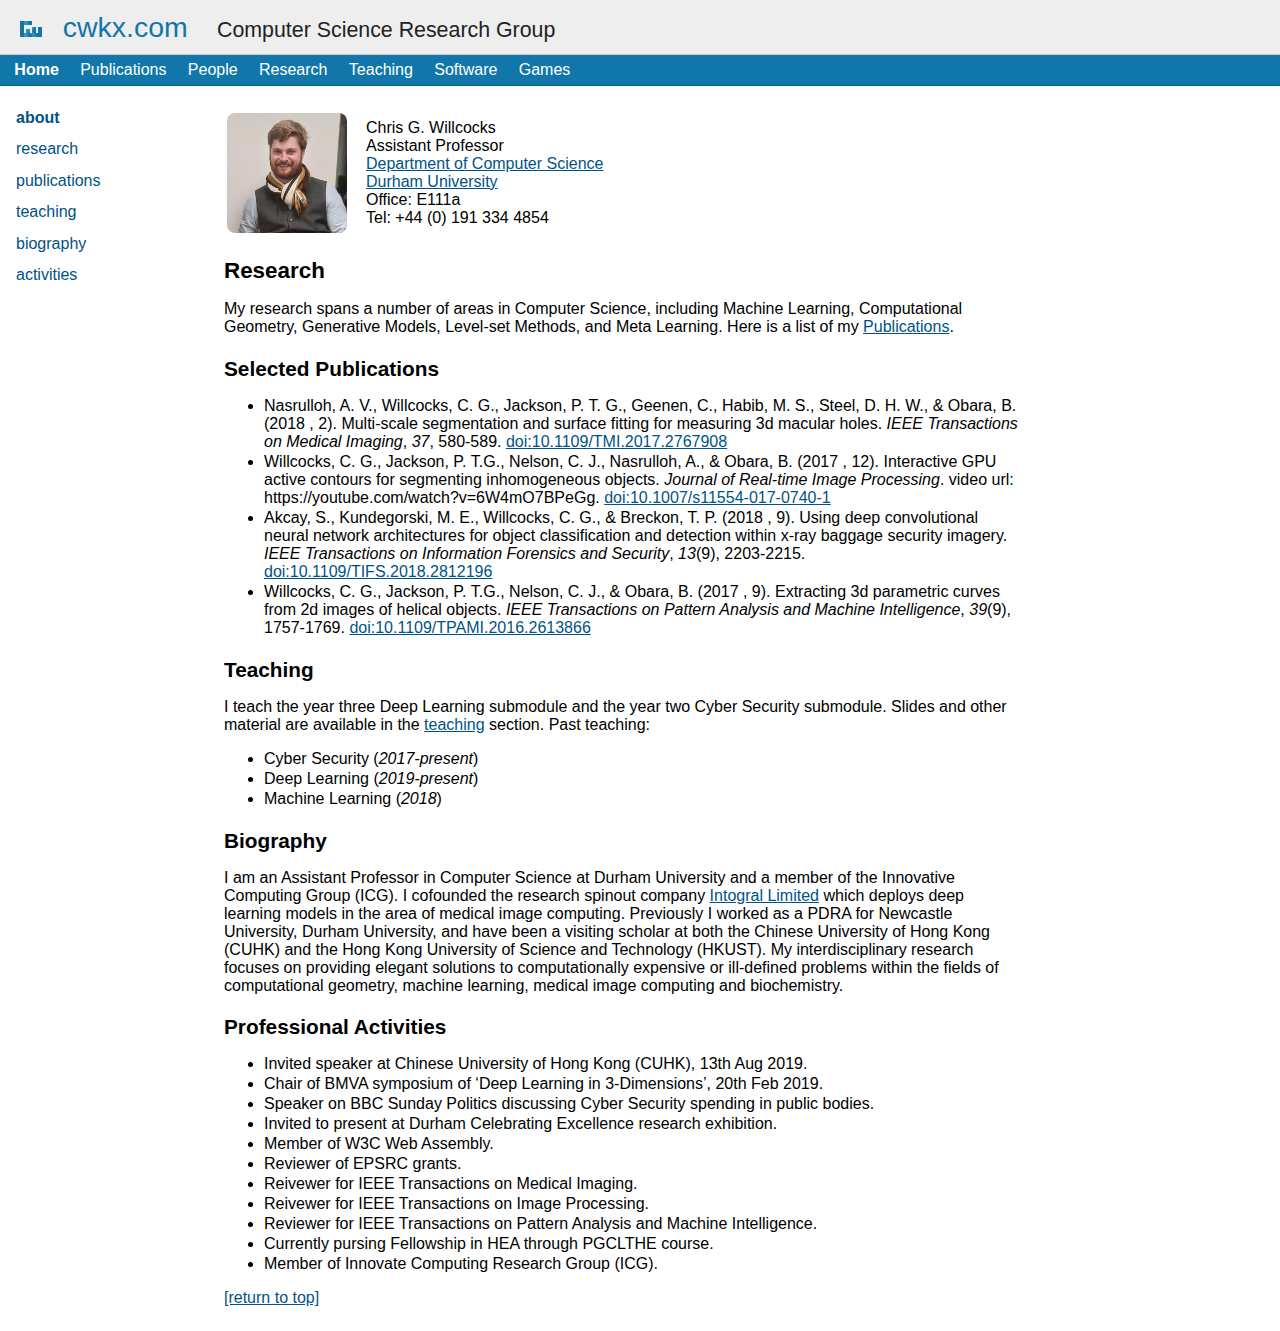
<file: index.html>
<!doctype html>
<html>
<head>
  <meta charset="utf-8"/>
    <title>cwkx.com | research group</title>
    <link rel="stylesheet" type="text/css" href="style.css"/>
    <a name="top"></a>
</head>
<div id="header">
  <a href="www.cwkx.com"><img src="logo.svg" alt=""/></a>&nbsp;
  <a id="headerLink" href="//cwkx.com/">cwkx.com</a>
  <span class="hidden"> - </span>
  <span id="headerSubtitle">Computer Science Research Group</span>
</div>
<hr class="hidden"/>
<div id="menu">
  <a href="index.html"><b>Home</b></a>
  <a href="publications.html">Publications</a>
  <a href="people.html">People</a>
  <a href="research.html">Research</a>
  <a href="teaching.html">Teaching</a>
  <a href="software.html">Software</a>
  <a href="games.html">Games</a>
</div>
<hr class="hidden"/>
<div id="content">
<div id="nav">
  <ul>
  <li><a href="#about"><b>about</b></a></li>
  <li><a href="#research">research</a></li>
  <li><a href="#publications">publications</a></li>
  <li><a href="#teaching">teaching</a></li>
  <li><a href="#biography">biography</a></li>
  <li><a href="#activities">activities</a></li>
  </ul>
</div>
<hr class="hidden"/>
<div id="main">
<table id="about">
  <tr>
    <td valign="top"><img src="data/picture.jpg" alt="Profile" style="width:120px;height:120px;margin-right:15px;float:left;border-radius:8px;"></td>
    <td>Chris G. Willcocks<br>Assistant Professor<br><a href="https://www.dur.ac.uk/computer.science/">Department of Computer Science</a><br><a href="https://www.dur.ac.uk/">Durham University</a><br>Office: E111a<br>Tel: +44 (0) 191 334 4854</td>
  </tr>
</table>
<h1 id="research">Research</h1>
<p>My research spans a number of areas in Computer Science, including Machine Learning, Computational Geometry, Generative Models, Level-set Methods, and Meta Learning. Here is a list of my <a href="publications.html">Publications</a>.</p>
<h2 id="publications">Selected Publications</h2>
<!--GENERATED-PUBLICATIONS-->
<ul><li>Nasrulloh, A.&nbsp;V., Willcocks, C.&nbsp;G., Jackson, P.&nbsp;T.&nbsp;G., Geenen, C., Habib, M.&nbsp;S., Steel, D.&nbsp;H.&nbsp;W., &amp; Obara, B.
(2018 , 2).
Multi-scale segmentation and surface fitting for measuring 3d macular holes.
<em>IEEE Transactions on Medical Imaging</em>, <em>37</em>, 580-589.
<a href="https://doi.org/10.1109/TMI.2017.2767908">doi:10.1109/TMI.2017.2767908</a></li><li>Willcocks, C.&nbsp;G., Jackson, P.&nbsp;T.G., Nelson, C.&nbsp;J., Nasrulloh, A., &amp; Obara, B.
(2017 , 12).
Interactive <span class="bibtex-protected">GPU</span> active contours for segmenting inhomogeneous objects.
<em>Journal of Real-time Image Processing</em>.
video url: https://youtube.com/watch?v=6W4mO7BPeGg.
<a href="https://doi.org/10.1007/s11554-017-0740-1">doi:10.1007/s11554-017-0740-1</a></li><li>Akcay, S., Kundegorski, M.&nbsp;E., Willcocks, C.&nbsp;G., &amp; Breckon, T.&nbsp;P.
(2018 , 9).
Using deep convolutional neural network architectures for object classification and detection within x-ray baggage security imagery.
<em>IEEE Transactions on Information Forensics and Security</em>, <em>13</em>(9), 2203-2215.
<a href="https://doi.org/10.1109/TIFS.2018.2812196">doi:10.1109/TIFS.2018.2812196</a></li><li>Willcocks, C.&nbsp;G., Jackson, P.&nbsp;T.G., Nelson, C.&nbsp;J., &amp; Obara, B.
(2017 , 9).
Extracting 3d parametric curves from 2d images of helical objects.
<em>IEEE Transactions on Pattern Analysis and Machine Intelligence</em>, <em>39</em>(9), 1757-1769.
<a href="https://doi.org/10.1109/TPAMI.2016.2613866">doi:10.1109/TPAMI.2016.2613866</a></li></ul>
<!--END-GENERATED-->
<h2 id="teaching">Teaching</h2>
<p>I teach the year three Deep Learning submodule and the year two Cyber Security submodule. Slides and other material are available in the <a href="teaching.html">teaching</a> section. Past teaching:</p>
<ul>
  <li>Cyber Security (<i>2017-present</i>)</li>
  <li>Deep Learning (<i>2019-present</i>)</li>
  <li>Machine Learning (<i>2018</i>)</li>
</ul>
<h2 id="biography">Biography</h2>
<p>I am an Assistant Professor in Computer Science at Durham University and a member of the Innovative Computing Group (ICG). I cofounded the research spinout company <a href="https://intogral.com">Intogral Limited</a> which deploys deep learning models in the area of medical image computing. Previously I worked as a PDRA for Newcastle University, Durham University, and have been a visiting scholar at both the Chinese University of Hong Kong (CUHK) and the Hong Kong University of Science and Technology (HKUST). My interdisciplinary research focuses on providing elegant solutions to computationally expensive or ill-defined problems within the fields of computational geometry, machine learning, medical image computing and biochemistry.</p>
<h2 id="activities">Professional Activities</h2>
<ul>
  <li>Invited speaker at Chinese University of Hong Kong (CUHK), 13th Aug 2019.</li>
  <li>Chair of BMVA symposium of ‘Deep Learning in 3-Dimensions’, 20th Feb 2019.</li>
  <li>Speaker on BBC Sunday Politics discussing Cyber Security spending in public bodies.</li>
  <li>Invited to present at Durham Celebrating Excellence research exhibition.</li>
  <li>Member of W3C Web Assembly.</li>
  <li>Reviewer of EPSRC grants.</li>
  <li>Reivewer for IEEE Transactions on Medical Imaging.</li>
  <li>Reivewer for IEEE Transactions on Image Processing.</li>
  <li>Reviewer for IEEE Transactions on Pattern Analysis and Machine Intelligence.</li>
  <li>Currently pursing Fellowship in HEA through PGCLTHE course.</li>
  <li>Member of Innovate Computing Research Group (ICG).</li>
</ul>
<a href="#top">[return to top]</a>
</div>
</div>
</html>
</file>
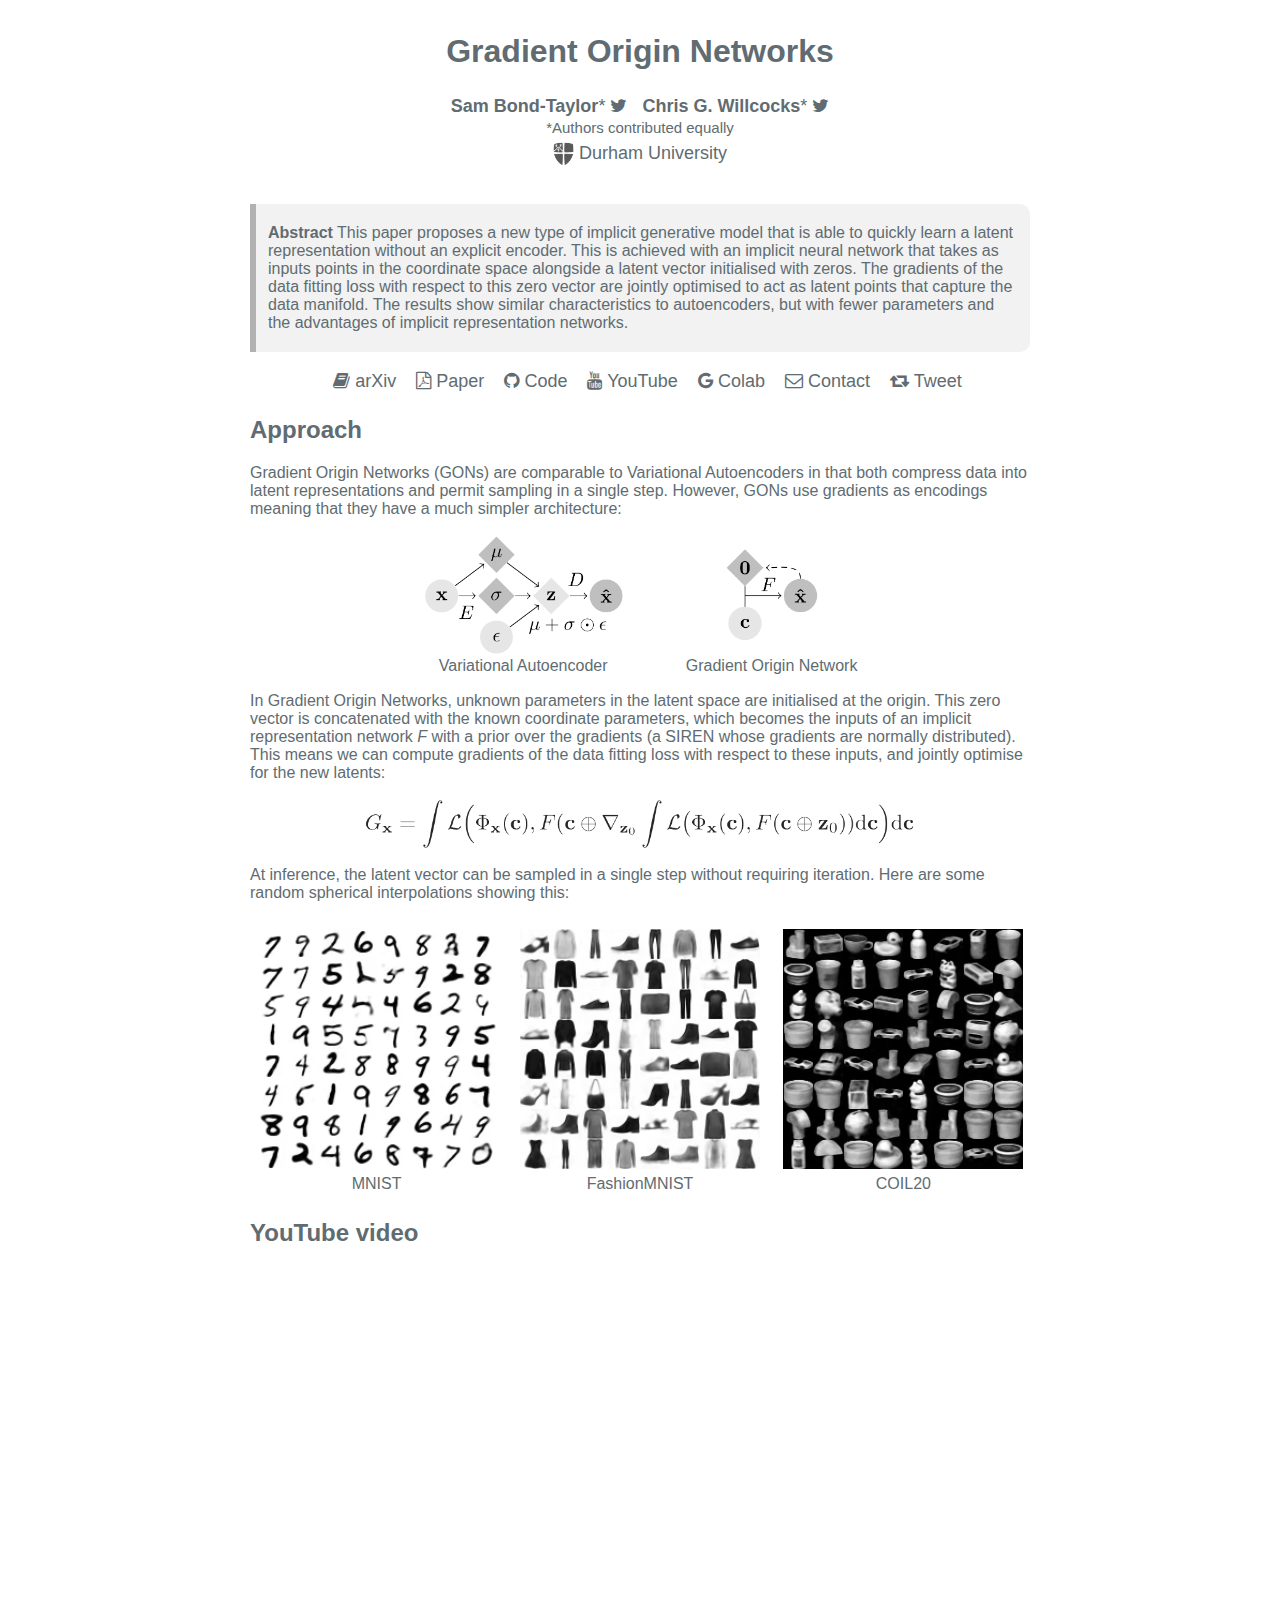
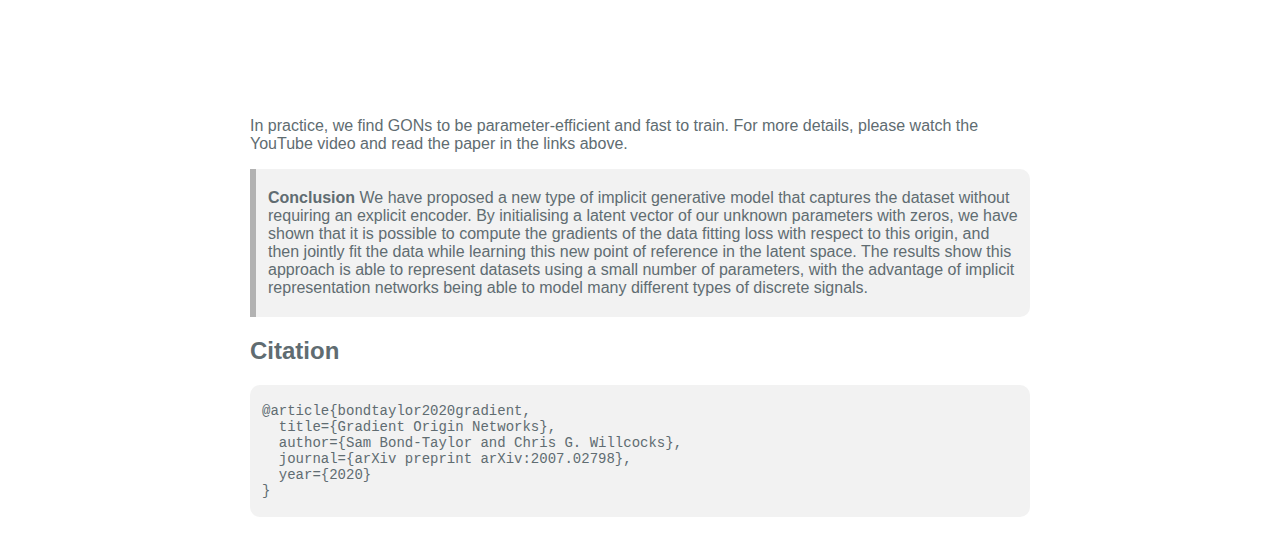
<file: data/GON/index.html>
<!DOCTYPE html>
<html>

<head>
    <meta charset="utf-8" />
    <title>Gradient Origin Networks</title>
    <meta content="A generative model that uses a SIREN neural network to represent datasets without requiring an encoder." name="description" />
    <meta content="Gradient Origin Networks" property="og:title" />
    <meta content="An implicit generative model that quickly learns a latent representation without an encoder" property="og:description" />
    <meta content="summary" name="twitter:card" />
    <meta content="width=device-width, initial-scale=1" name="viewport" />
    <link rel="stylesheet" href="style.css">
    <link rel="stylesheet" href="https://cdnjs.cloudflare.com/ajax/libs/font-awesome/4.7.0/css/font-awesome.min.css">
    <link rel="shortcut icon" href="logo.png">
    <script async src="https://www.googletagmanager.com/gtag/js?id=UA-90396229-1"></script>
    <script> window.dataLayer = window.dataLayer || []; function gtag() { dataLayer.push(arguments); } gtag('js', new Date()); gtag('config', 'UA-90396229-1'); </script>
</head>

<body>
    <div class="content">
        <h1 class="title">Gradient Origin Networks</h1>
        <div class="authors">
            <a href="https://www.dur.ac.uk/research/directory/staff/?mode=staff&id=18951"><strong>Sam Bond-Taylor</strong></a>* <a href="https://twitter.com/sambondtaylor"><i class="fa fa-twitter" aria-hidden="true"></i></a> &nbsp;
            <a href="https://cwkx.github.io"><strong>Chris G. Willcocks</strong></a>* <a href="https://twitter.com/cwkx"><i class="fa fa-twitter" aria-hidden="true"></i></a>
            <br>
            <small>*Authors contributed equally</small>
            <br>
            <div>
                <a href="https://www.dur.ac.uk/computer.science/"><img style="vertical-align:middle; width:auto; height: 24px;" src="data/durham.png"><span style=""> Durham University</span></a>
            </div>
        </div>
        <div class="info">
            <p><strong>Abstract</strong> This paper proposes a new type of implicit generative model that is able to quickly learn a latent representation without an explicit encoder. This is achieved with an implicit neural network that takes as inputs points in the coordinate space alongside a latent vector initialised with zeros. The gradients of the data fitting loss with respect to this zero vector are jointly optimised to act as latent points that capture the data manifold. The results show similar characteristics to autoencoders, but with fewer parameters and the advantages of implicit representation networks.</p>
        </div>
        <div class="icons">
            <a href="https://arxiv.org/abs/2007.02798"><i class="fa fa-book" aria-hidden="true"></i><span style=""> arXiv</span></a>
            <a href="https://arxiv.org/pdf/2007.02798.pdf"><i class="fa fa-file-pdf-o" aria-hidden="true"></i><span style=""> Paper</span></a>
            <a href="https://github.com/cwkx/GON"><i class="fa fa-github" aria-hidden="true"></i><span style=""> Code</span></a>
            <a href="https://youtu.be/ro7t98Q1gXg"><i class="fa fa-youtube" aria-hidden="true"></i><span style=""> YouTube</span></a>
            <a href="https://colab.research.google.com/gist/cwkx/8c3a8b514f3bdfe123edc3bb0e6b7eca/gon.ipynb"><i class="fa fa-google" aria-hidden="true"></i><span style=""> Colab</span></a>
            <a href="mailto:samuel.e.bond-taylor@durham.ac.uk,christopher.g.willcocks@durham.ac.uk"><i class="fa fa-envelope-o" aria-hidden="true"></i><span style=""> Contact</span></a>
            <a href="https://twitter.com/cwkx/status/1281180601945653248"><i class="fa fa-retweet" aria-hidden="true"></i><span style=""> Tweet</span></a>
        </div>
        <h2>Approach</h2>
        <p>
            Gradient Origin Networks (GONs) are comparable to Variational Autoencoders in that both compress data into latent representations and permit sampling in a single step. However, GONs use gradients as encodings meaning that they have a much simpler architecture:
        </p>
        <table class="spaced">
            <tr>
                <td><img style="vertical-align:middle; width:auto; height: 120px;" alt="Variational Autoencoder" src="data/vae.png"></td>
                <td><img style="vertical-align:middle; width:auto; height: 92.4px;" alt="Gradient Origin Network" src="data/gon.png"></td>
            </tr>
            <tr>
                <td>Variational Autoencoder</td>
                <td>Gradient Origin Network</td>
            </tr>
        </table>
        <p>
            In Gradient Origin Networks, unknown parameters in the latent space are initialised at the origin. This zero vector is concatenated with the known coordinate parameters, which becomes the inputs of an implicit representation network <i>F</i> with a prior over the gradients (a <a href="https://vsitzmann.github.io/siren/">SIREN</a> whose gradients are normally distributed). This means we can compute gradients of the data fitting loss with respect to these inputs, and jointly optimise for the new latents:
        </p>

        <img class="center" alt="Gradient Origin Network" src="data/gon-eqn.png">
        <p>At inference, the latent vector can be sampled in a single step without requiring iteration. Here are some random spherical interpolations showing this:</p>

        <table class="squashed" style="margin-top: 3ex; margin-bottom: 3ex;">
            <tr>
                <td> 
                    <video width="240" height="240" autoplay loop>
                        <source src="data/mnist-slerp.mp4" type="video/mp4">
                        Your browser does not support the video tag.
                    </video>
                </td>
                <td> 
                    <video width="240" height="240" autoplay loop>
                        <source src="data/fashion-slerp.mp4" type="video/mp4">
                        Your browser does not support the video tag.
                    </video>
                </td>
                <td>
                    <video width="240" height="240" autoplay loop>
                        <source src="data/coil-slerp.mp4" type="video/mp4">
                        Your browser does not support the video tag.
                    </video>
                </td>
            </tr>
            <tr>
                <td>MNIST</td>
                <td>FashionMNIST</td>
                <td>COIL20</td>
            </tr>
        </table>

        <h2>YouTube video</h2>

        <iframe width="100%" height="430" style="background-color: #FFFFFF" src="https://www.youtube.com/embed/ro7t98Q1gXg?transparent=0" frameborder="0" allow="accelerometer; autoplay; encrypted-media; gyroscope; picture-in-picture" allowfullscreen></iframe>

        <p>In practice, we find GONs to be parameter-efficient and fast to train. For more details, please watch the YouTube video and read the paper in the links above.</p>

        <div class="info">
            <p><strong>Conclusion</strong> We have proposed a new type of implicit generative model that captures the dataset without requiring an explicit encoder. By initialising a latent vector of our unknown parameters with zeros, we have shown that it is possible to compute the gradients of the data fitting loss with respect to this origin, and then jointly fit the data while learning this new point of reference in the latent space. The results show this approach is able to represent datasets using a small number of parameters, with the advantage of implicit representation networks being able to model many different types of discrete signals.</p>
        </div>
        <h2>Citation</h2>
        <div class="bibtex">
            <pre><code>@article{bondtaylor2020gradient,
  title={Gradient Origin Networks},
  author={Sam Bond-Taylor and Chris G. Willcocks},
  journal={arXiv preprint arXiv:2007.02798},
  year={2020}
}</code></pre>
        </div>
    </div>
</body>
</file>
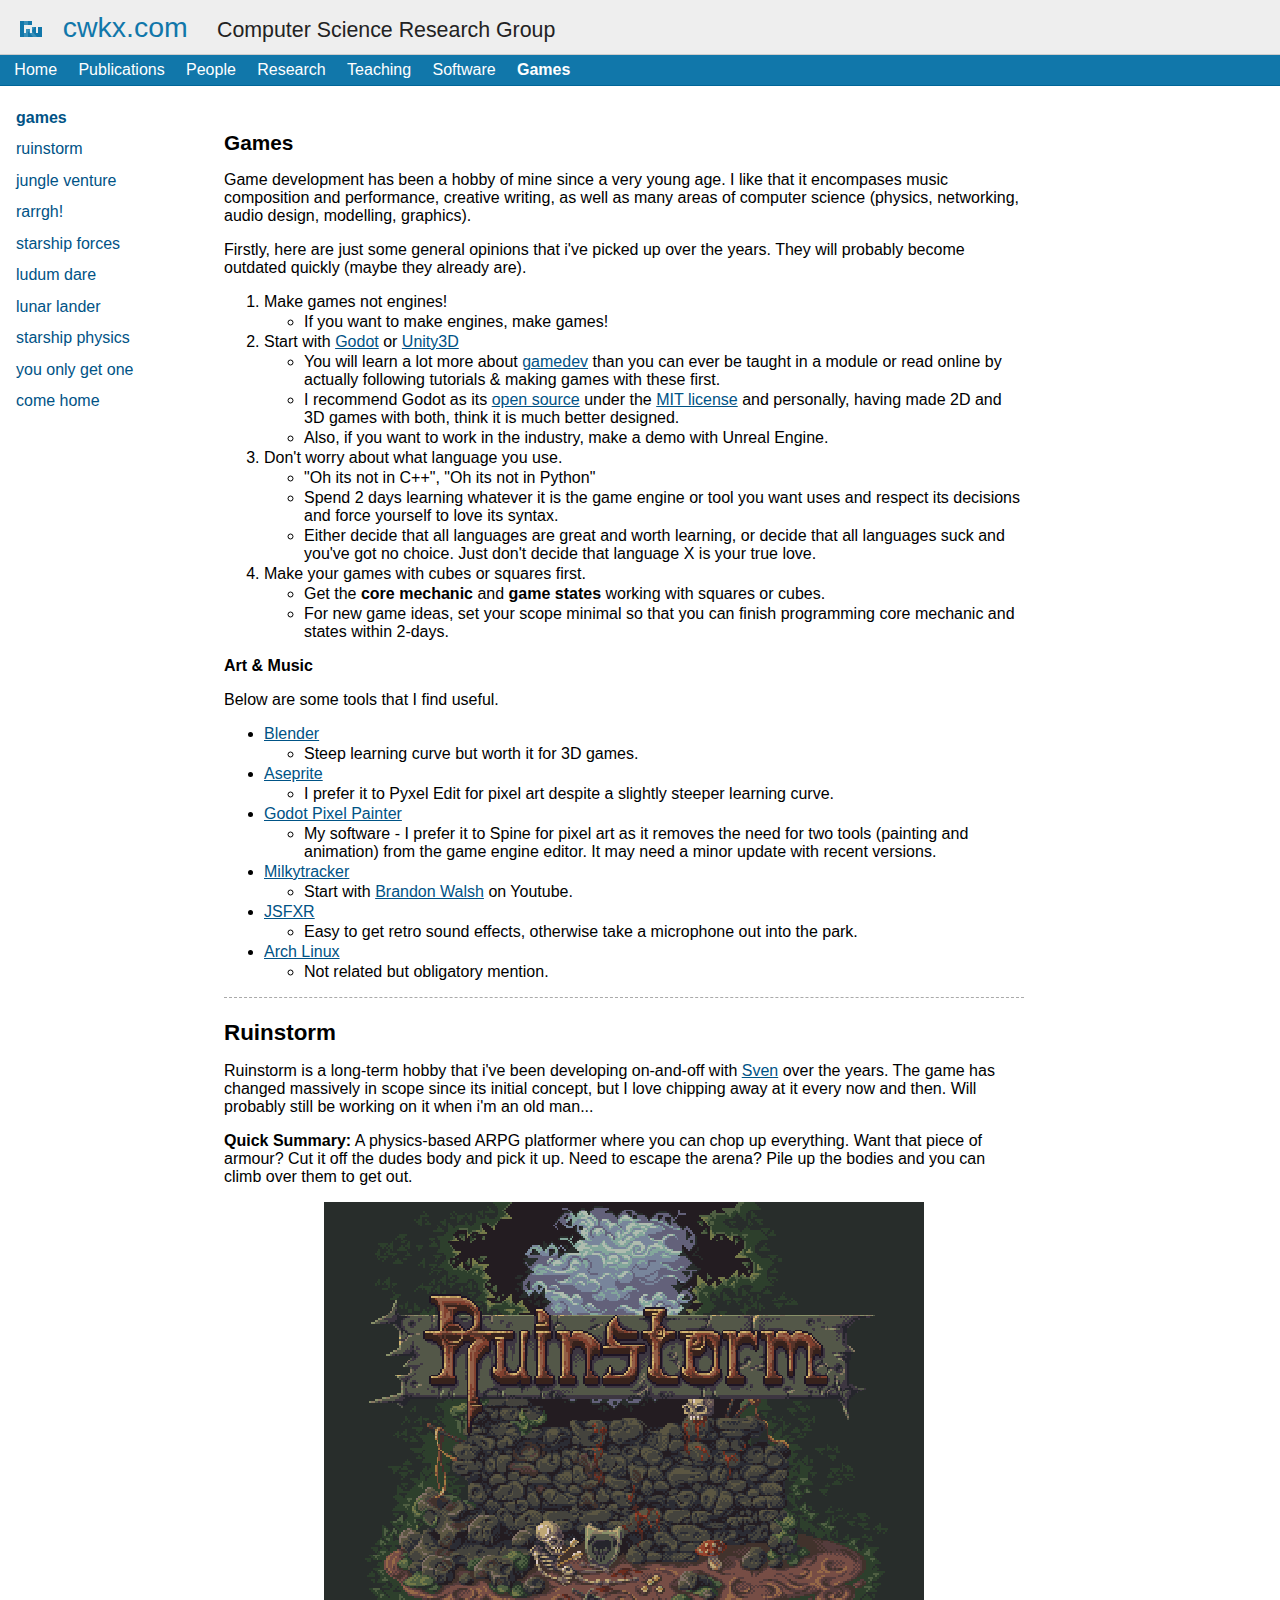
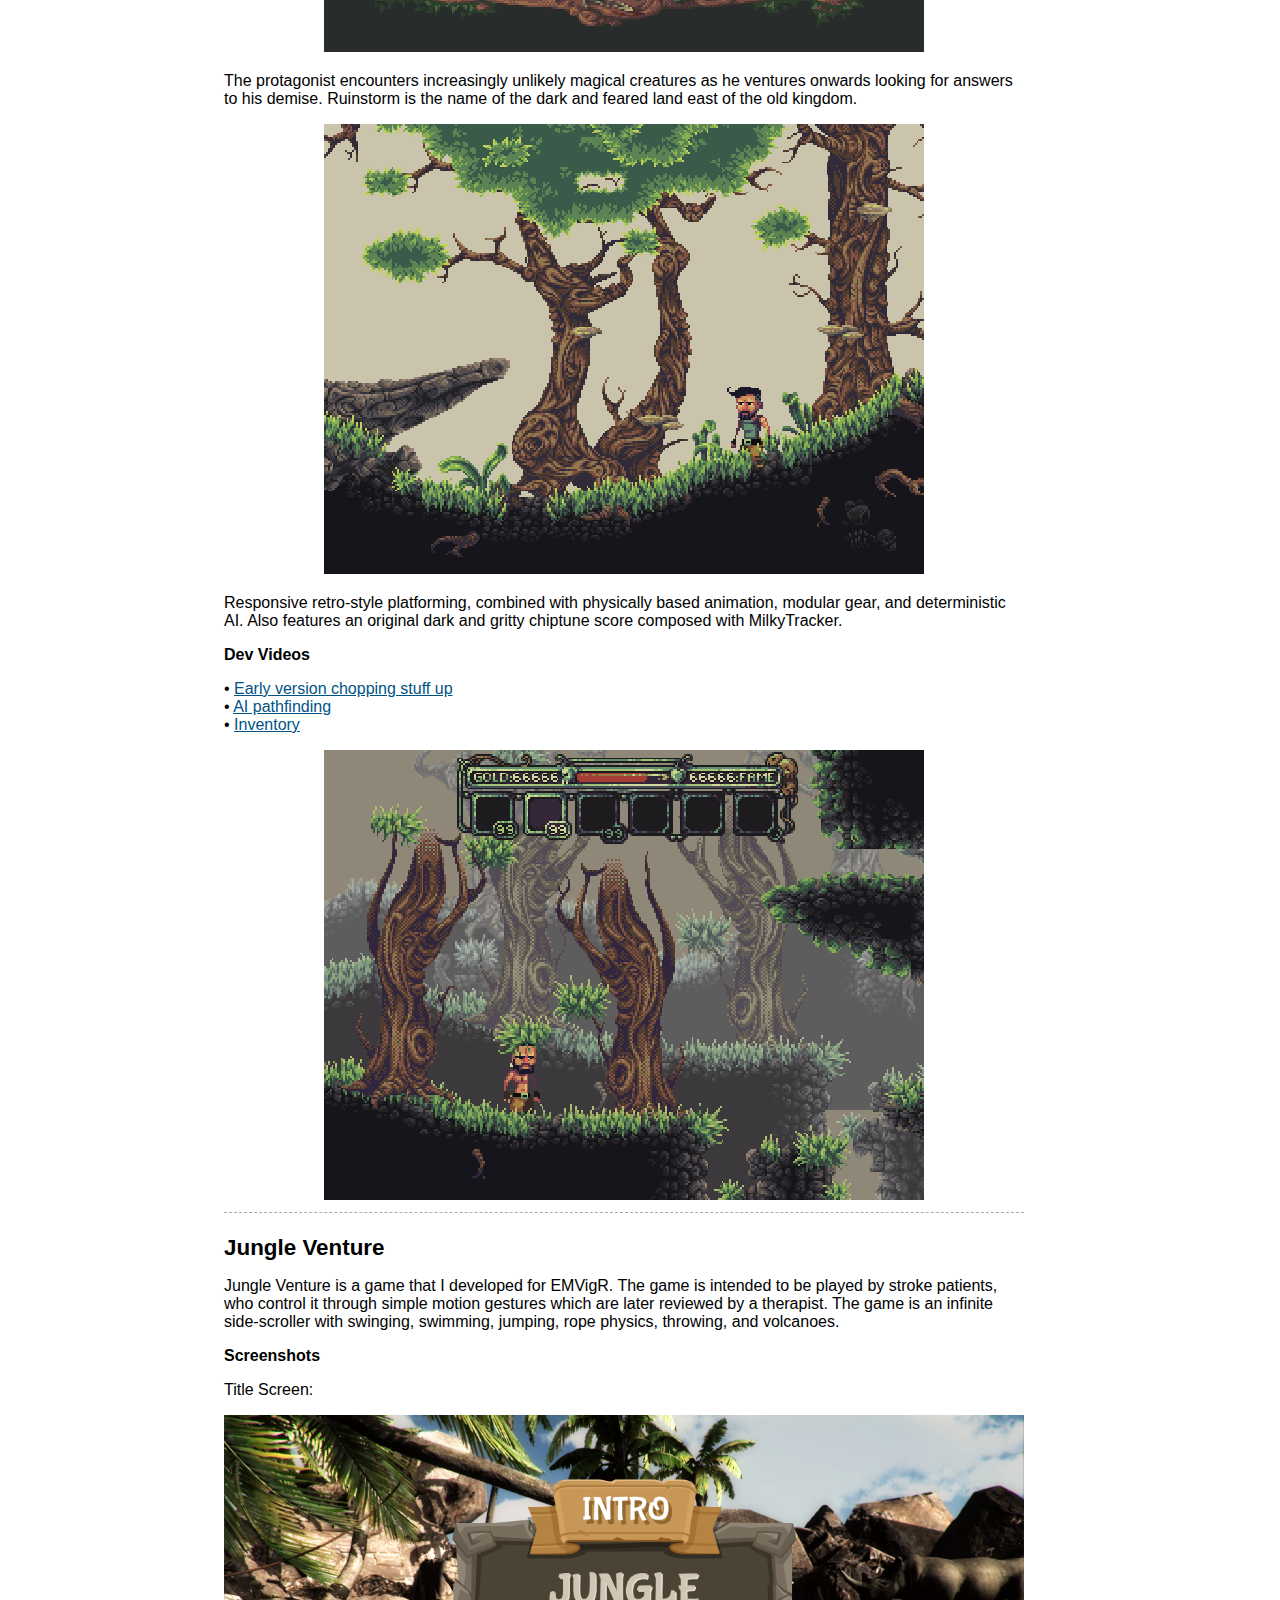
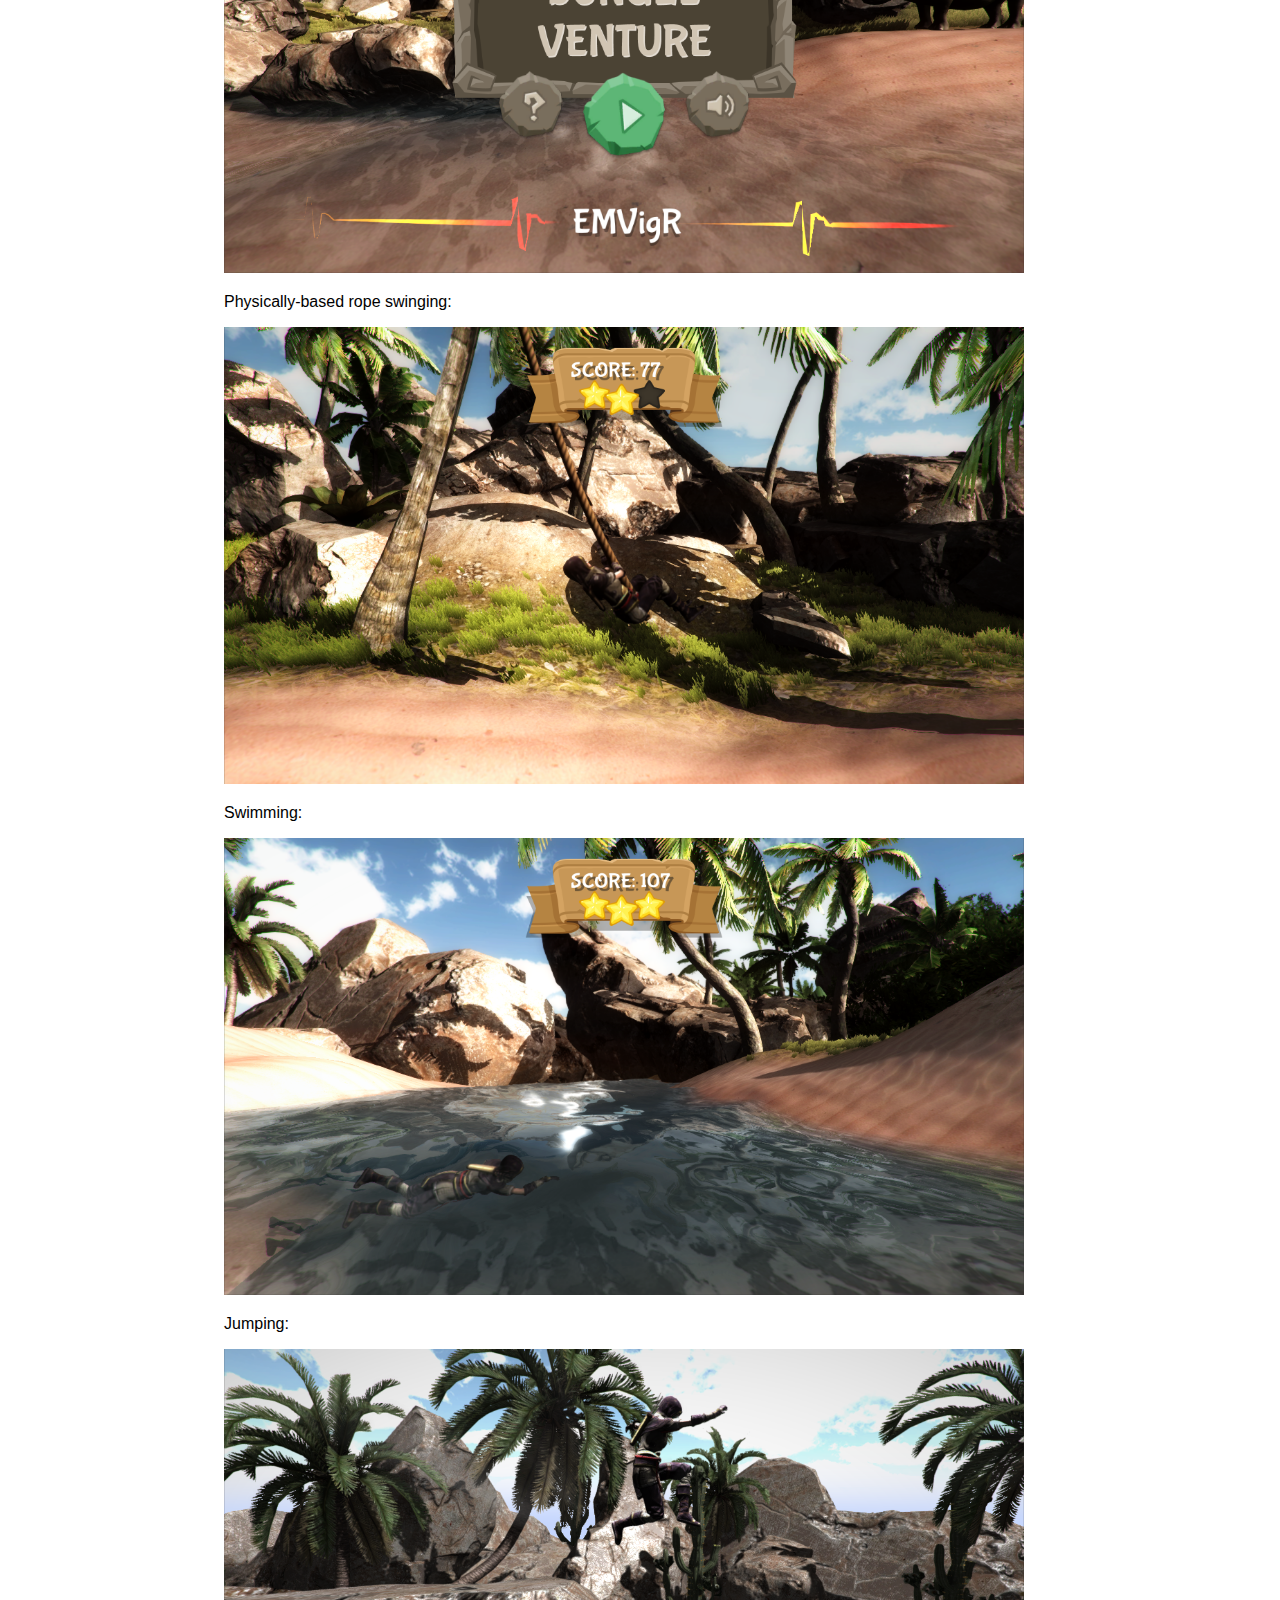
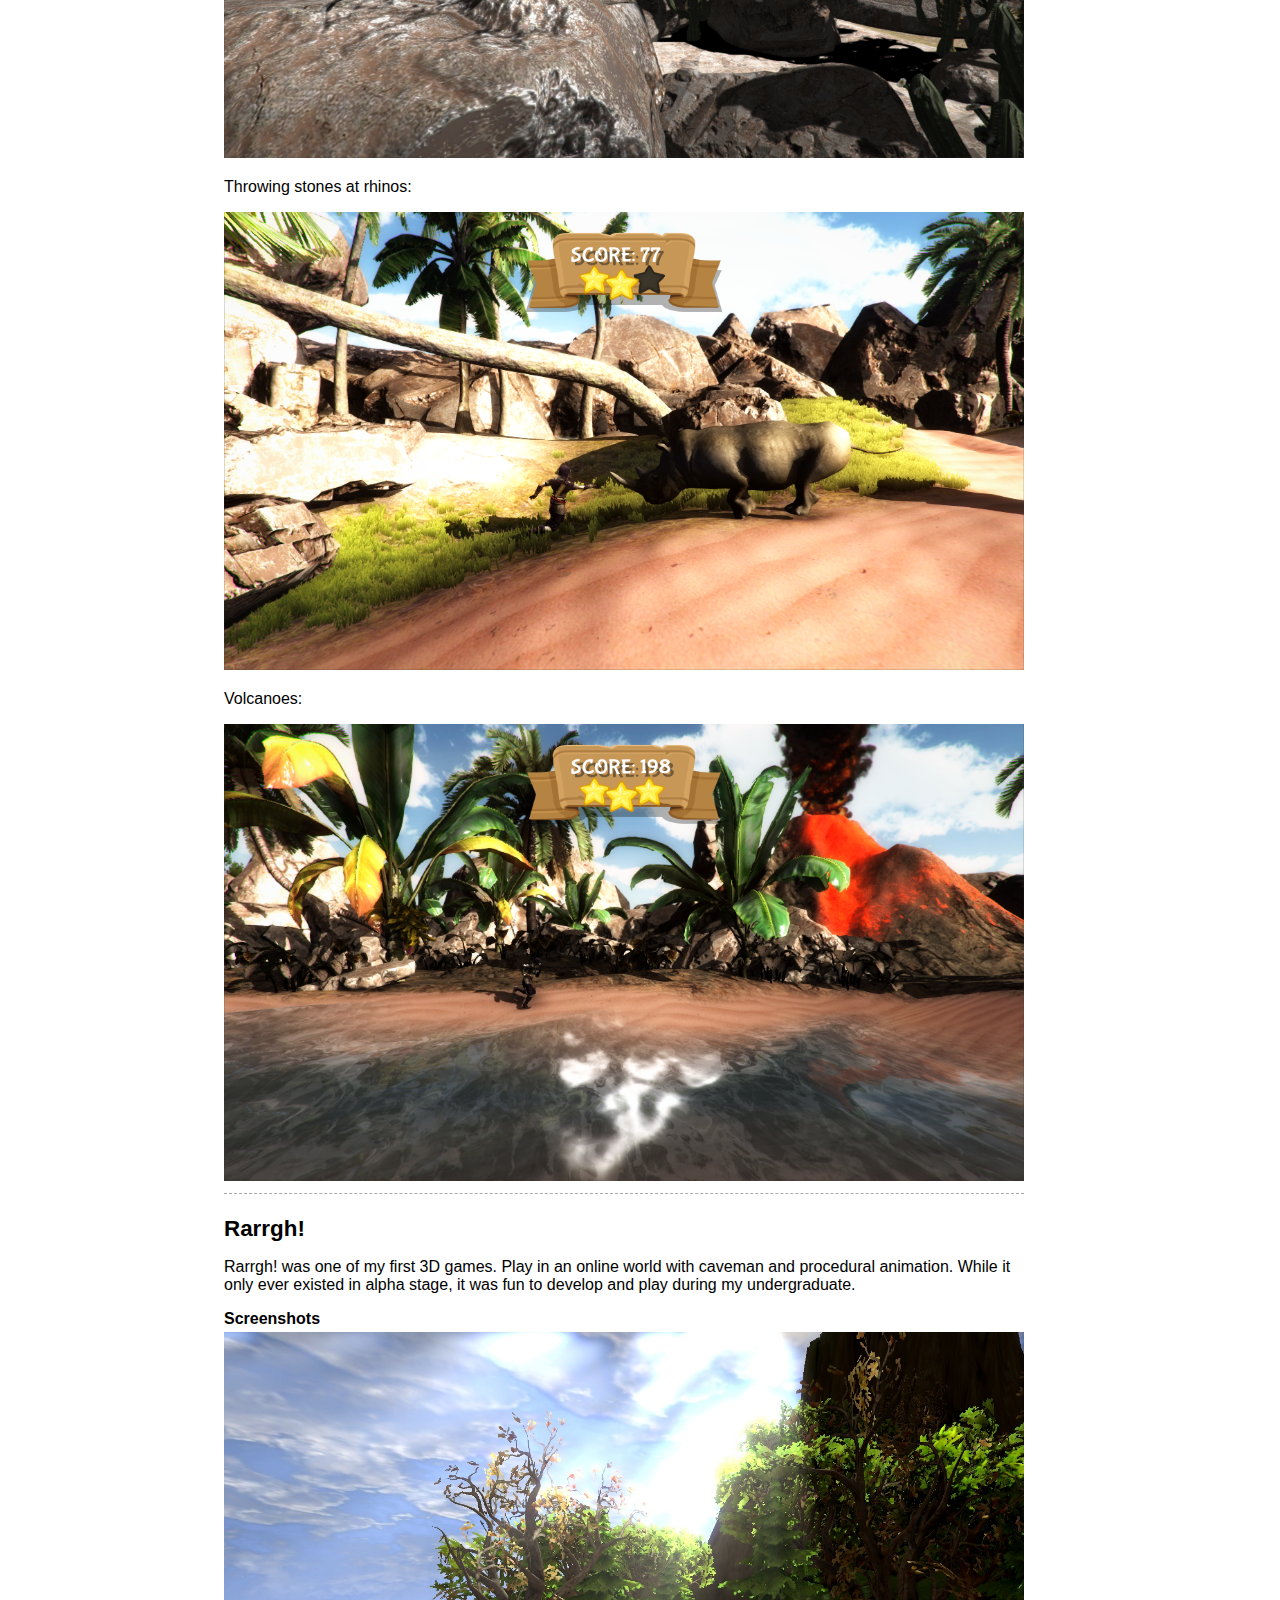
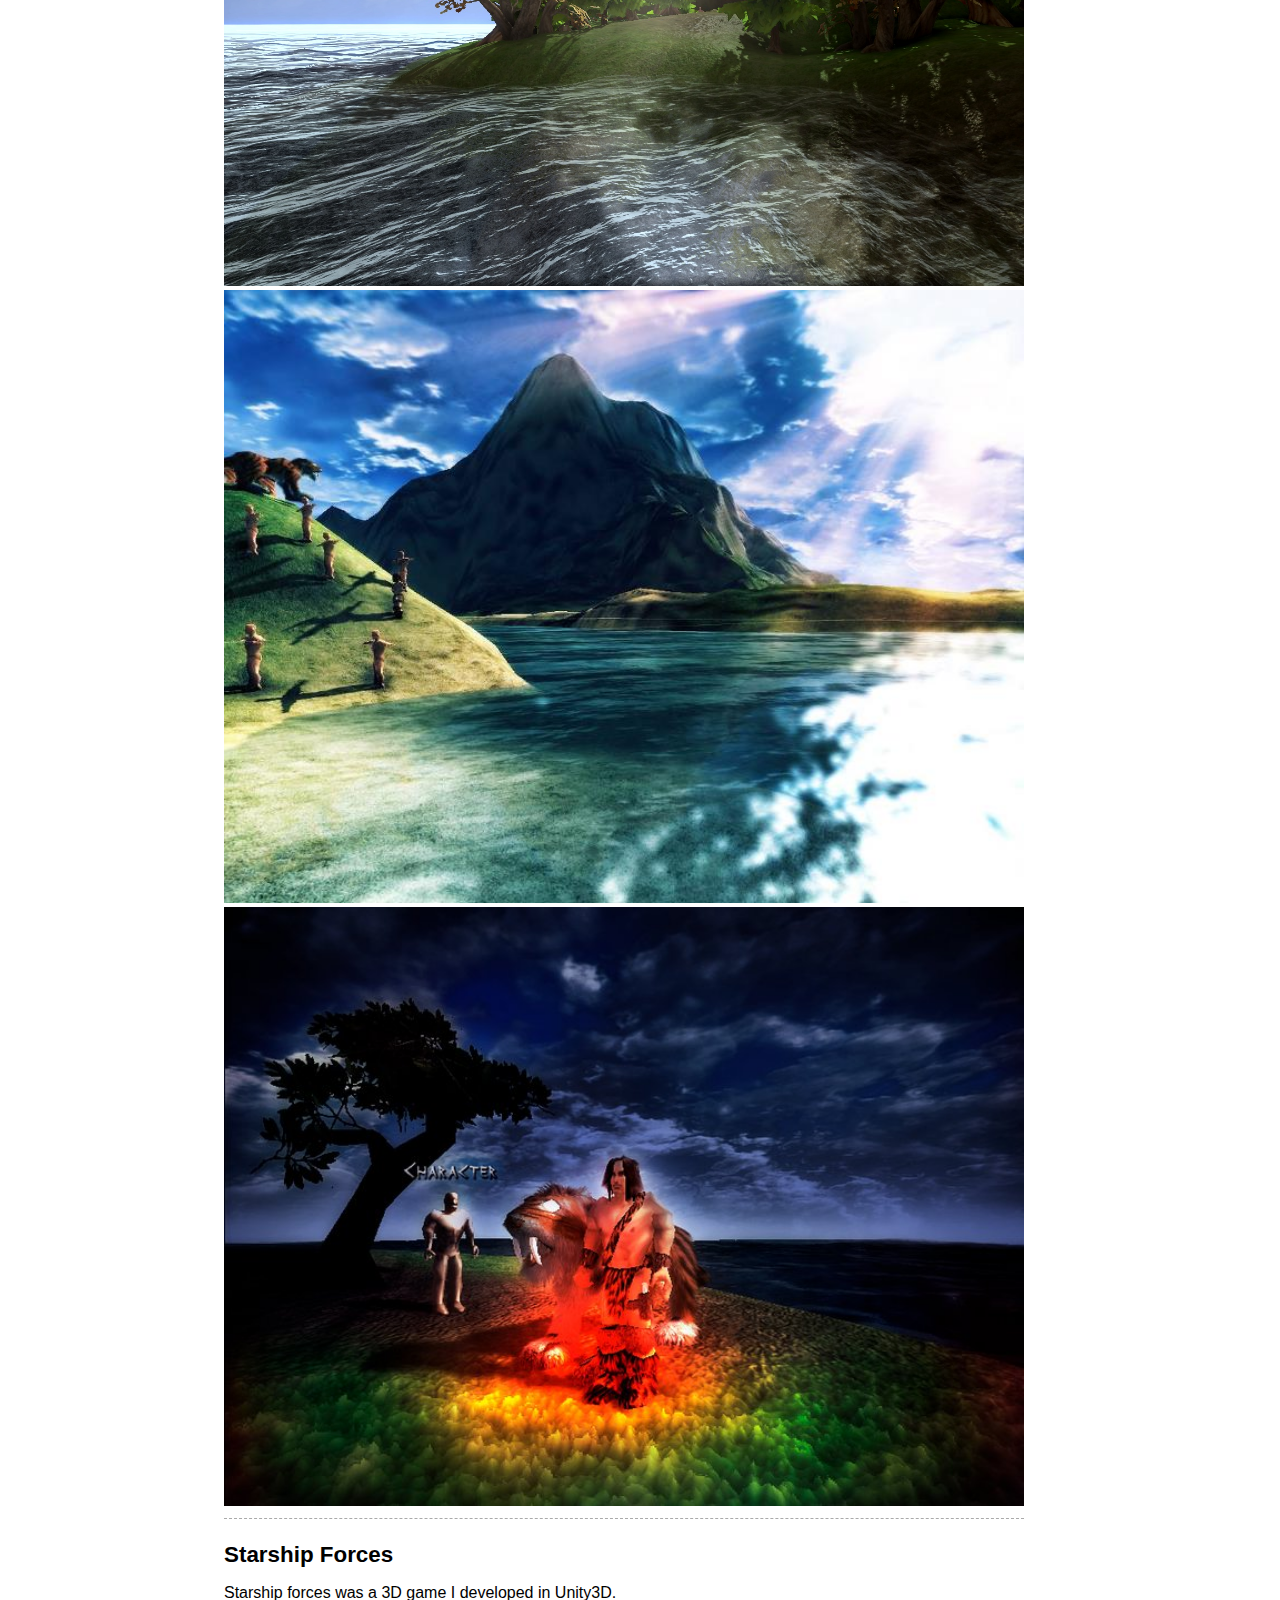
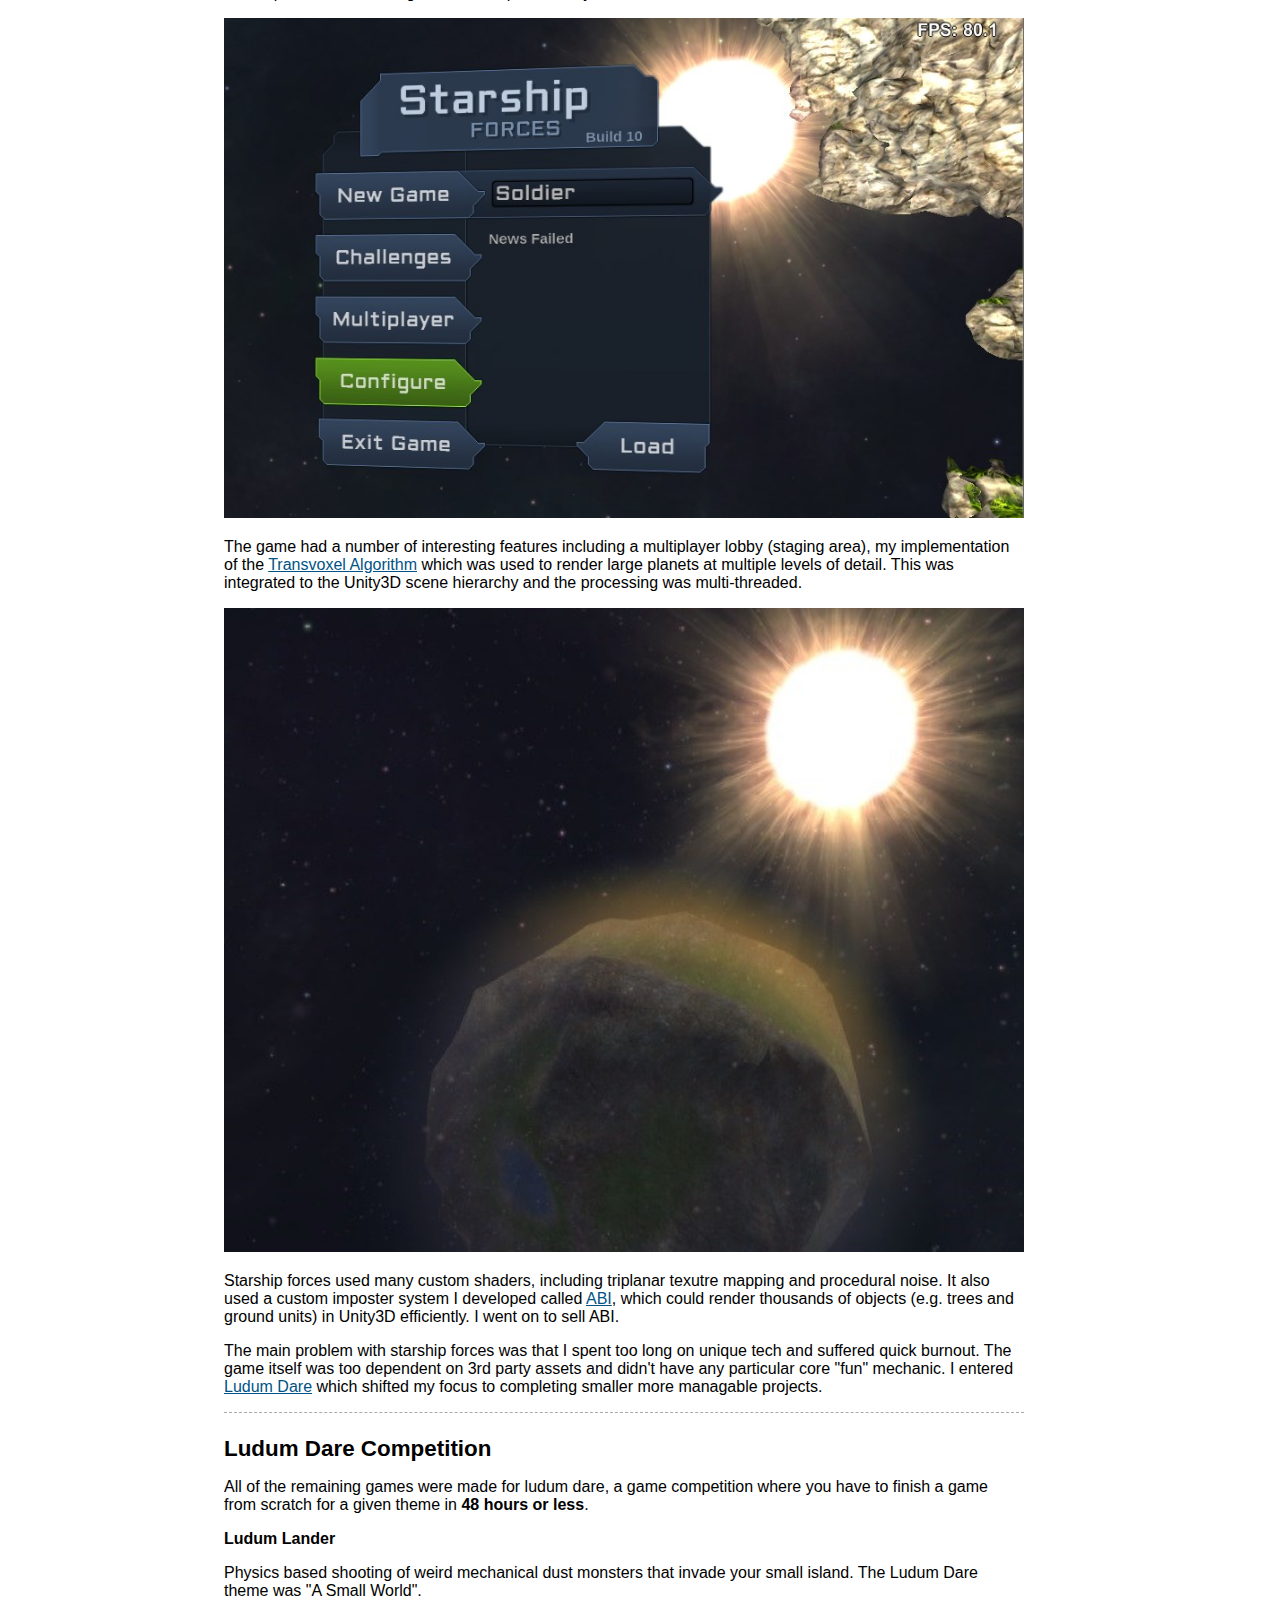
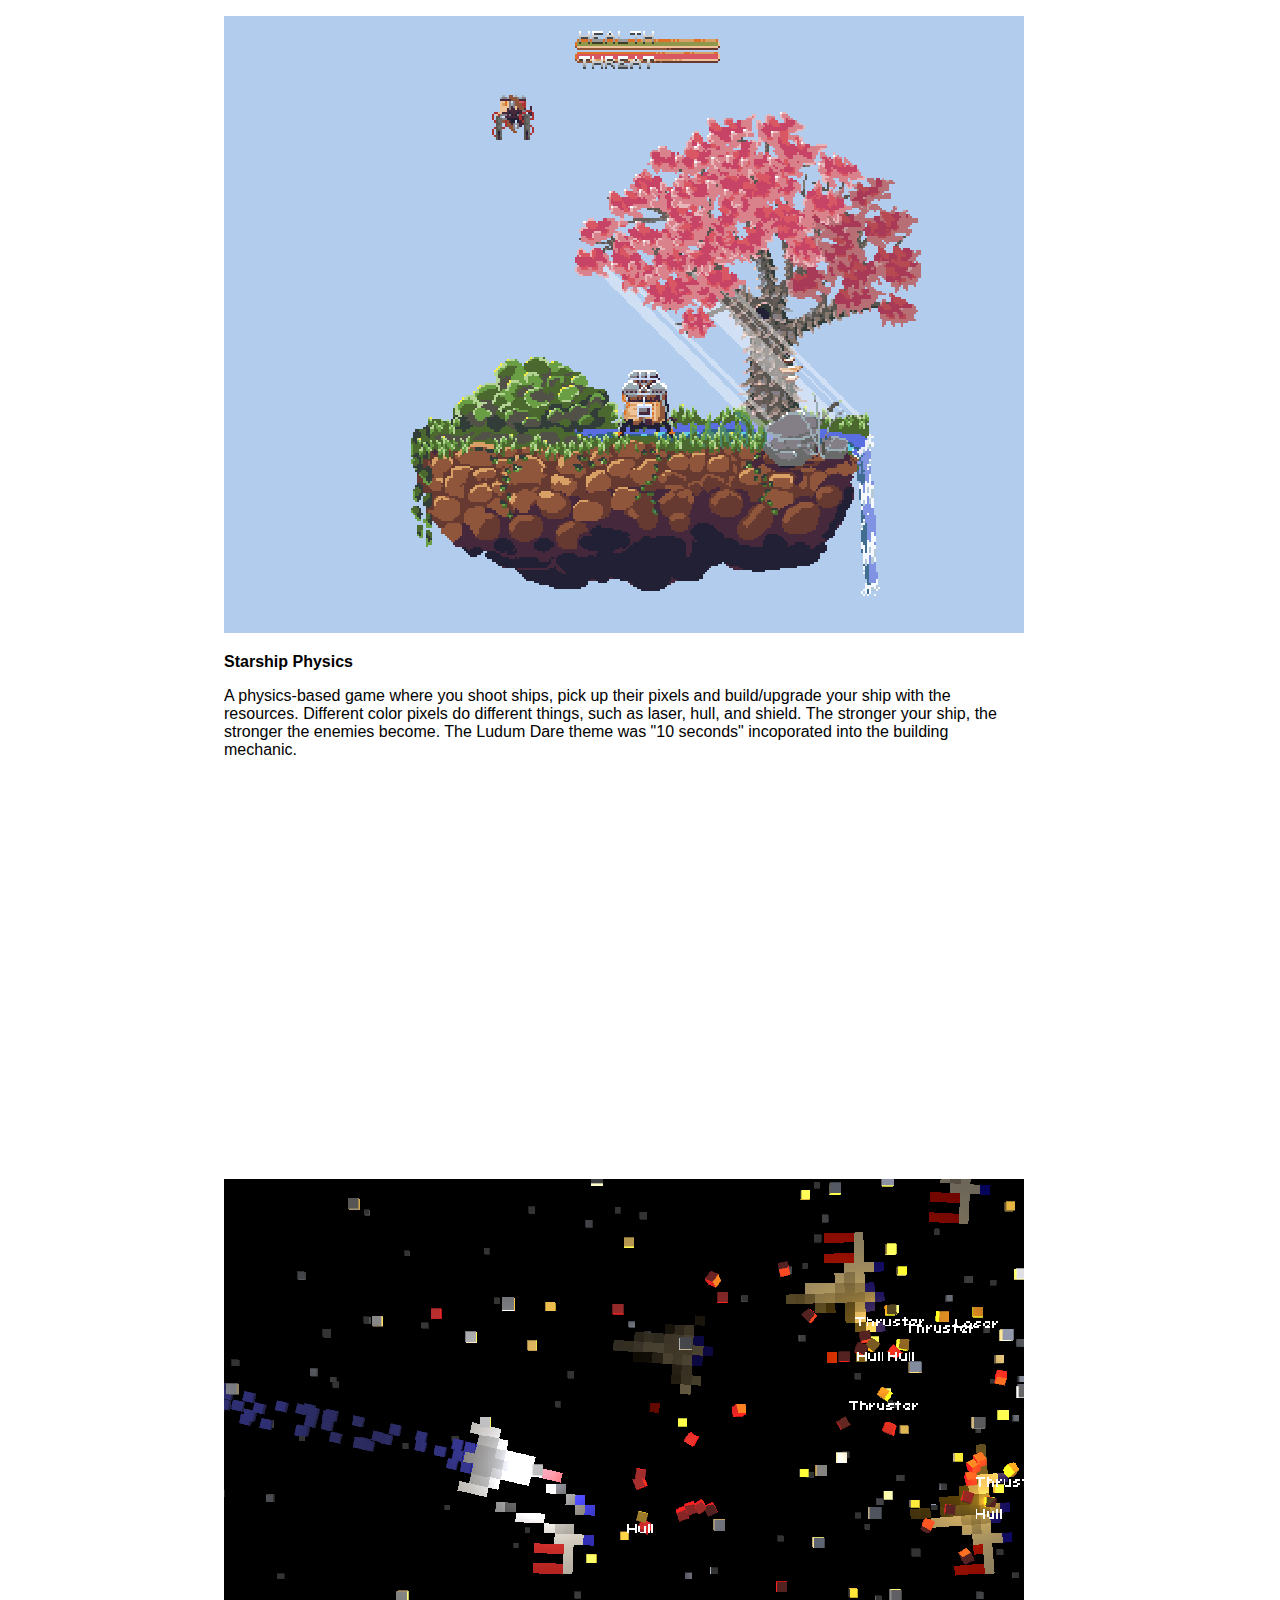
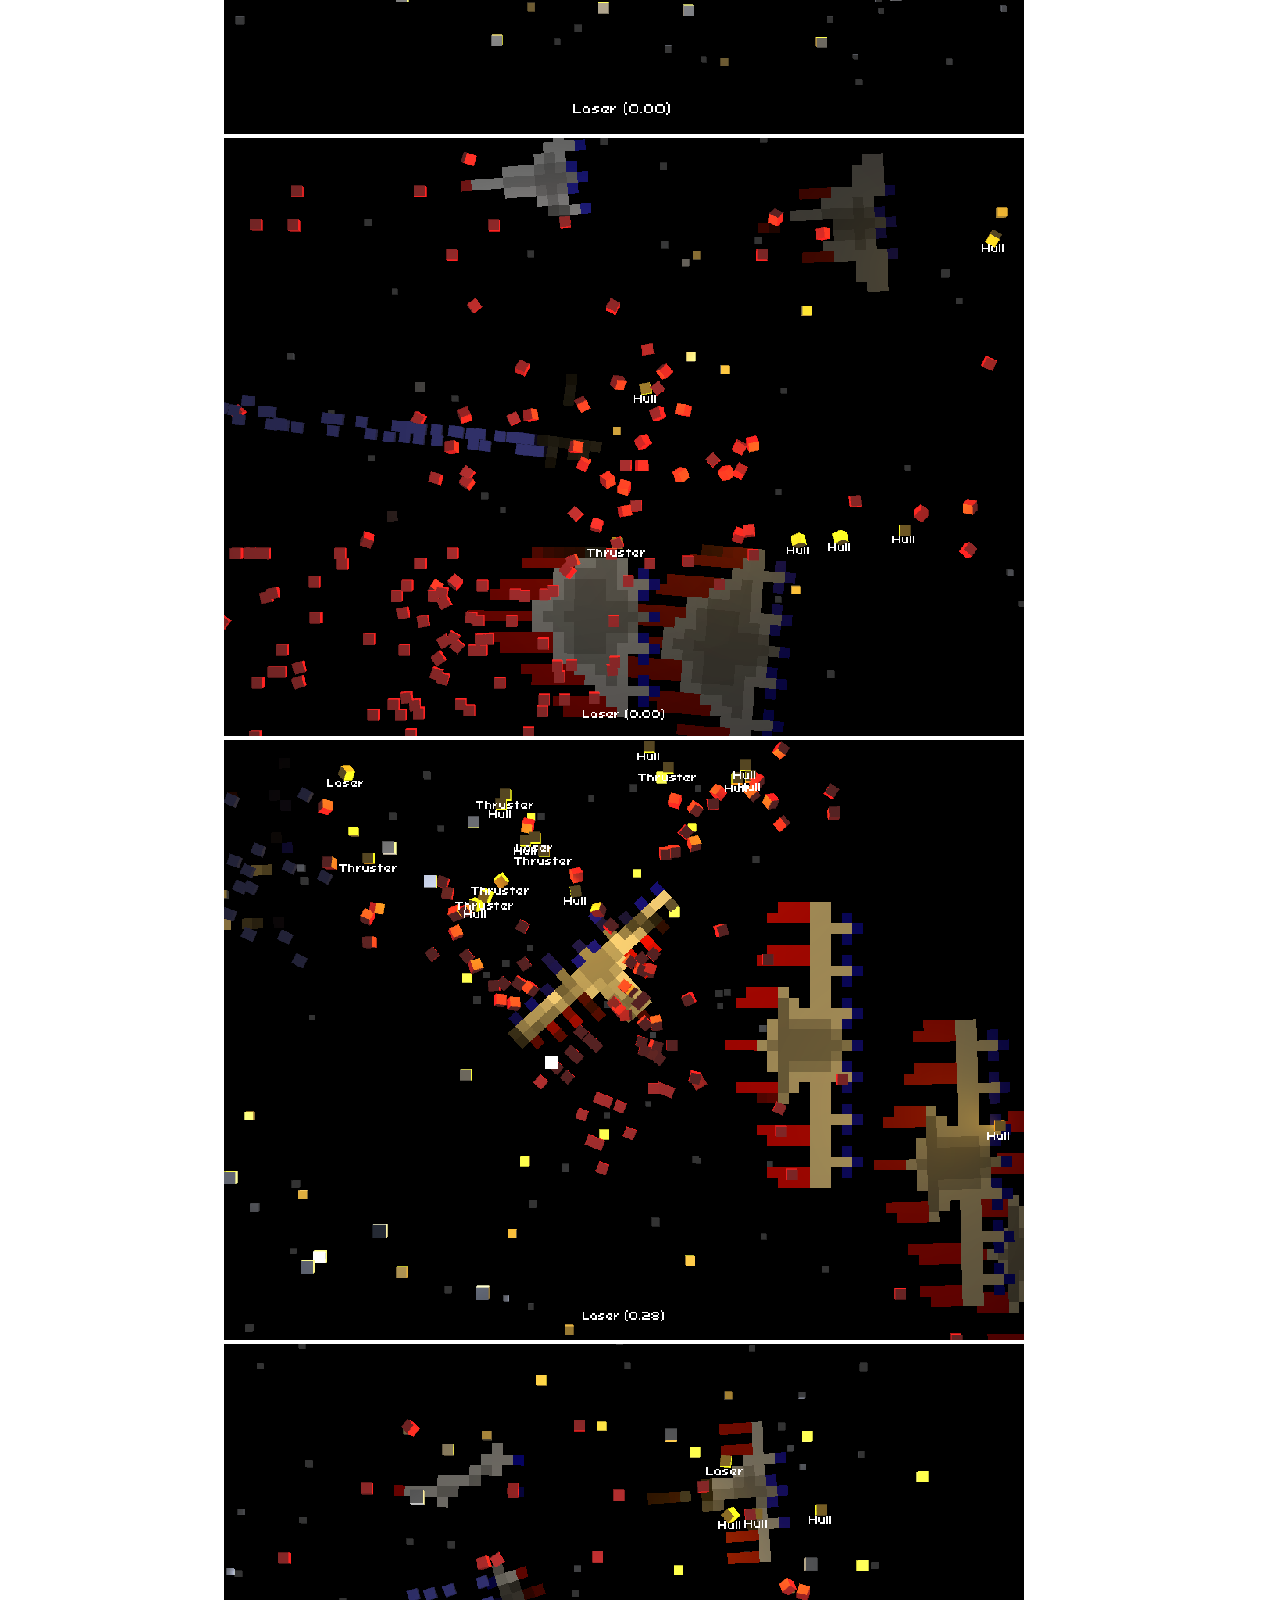
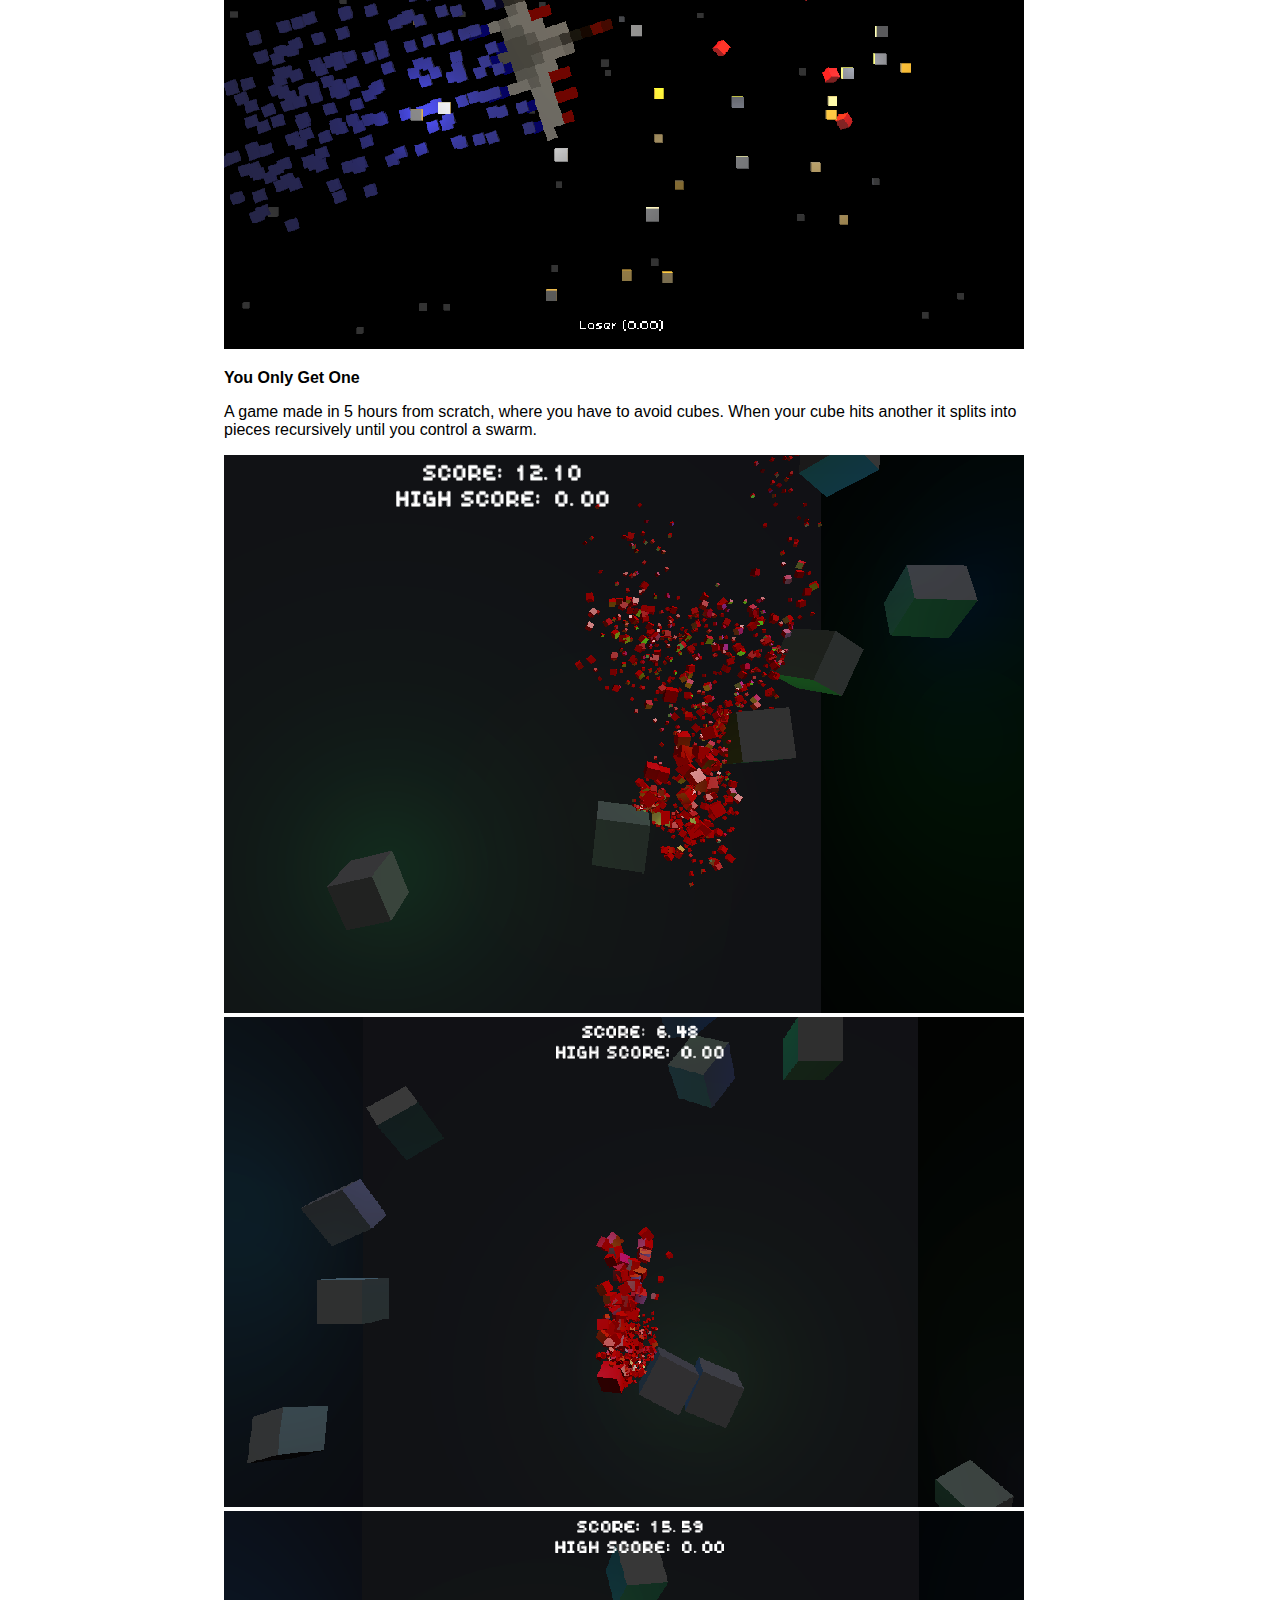
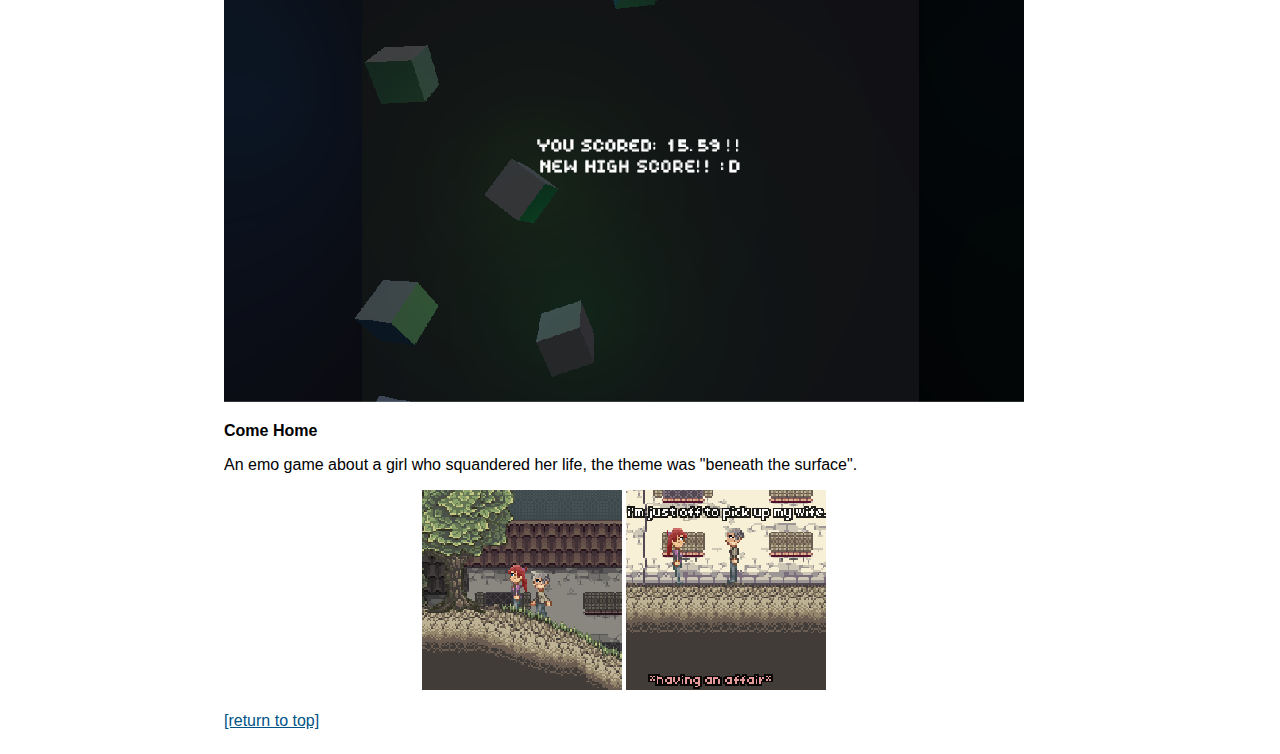
<file: games.html>
<!doctype html>
<html>
<head>
  <meta charset="utf-8"/>
    <title>cwkx.com | research group</title>
    <link rel="stylesheet" type="text/css" href="style.css"/>
</head>
<div id="header">
  <img src="logo.svg" alt=""/>&nbsp;
  <span id="headerLink">cwkx.com</span>
  <span id="headerSubtitle">Computer Science Research Group</span>
</div>
<hr class="hidden"/>
<div id="menu">
  <a href="index.html">Home</a>
  <a href="publications.html">Publications</a>
  <a href="people.html">People</a>
  <a href="research.html">Research</a>
  <a href="teaching.html">Teaching</a>
  <a href="software.html">Software</a>
  <a href="games.html"><b>Games</b></a>
</div>
<hr class="hidden"/>
<div id="content">
<div id="nav">
  <ul>
  <li><a href="#games"><b>games</b></a></li>
  <li><a href="#ruinstorm">ruinstorm</a></li>
  <li><a href="#jungleventure">jungle venture</a></li>
  <li><a href="#rarrgh">rarrgh!</a></li>
  <li><a href="#starshipforces">starship forces</a></li>
  <li><a href="#ludumdare">ludum dare</a></li>
  <li><a href="#lunarlander">lunar lander</a></li>
  <li><a href="#starshipphysics">starship physics</a></li>
  <li><a href="#youonlygetone">you only get one</a></li>
  <li><a href="#comehome">come home</a></li>
  </ul>
</div>
<hr class="hidden"/>
<div id="main">
<h2 id="games">Games</h2>
<p>Game development has been a hobby of mine since a very young age. I like that it encompases music composition and performance, creative writing, as well as many areas of computer science (physics, networking, audio design, modelling, graphics).</p>
<p>Firstly, here are just some general opinions that i&#39;ve picked up over the years. They will probably become outdated quickly (maybe they already are).</p>
<ol>
<li>Make games not engines!<ul>
<li>If you want to make engines, make games!</li>
</ul>
</li>
<li>Start with <a href="https://godotengine.org/">Godot</a> or <a href="https://unity3d.com/">Unity3D</a><ul>
<li>You will learn a lot more about <a href="https://www.reddit.com/r/gamedev">gamedev</a> than you can ever be taught in a module or read online by actually following tutorials &amp; making games with these first.</li>
<li>I recommend Godot as its <a href="https://github.com/godotengine/godot">open source</a> under the <a href="https://tldrlegal.com/license/mit-license">MIT license</a> and personally, having made 2D and 3D games with both, think it is much better designed.</li>
<li>Also, if you want to work in the industry, make a demo with Unreal Engine.</li>
</ul>
</li>
<li>Don&#39;t worry about what language you use.<ul>
<li>&quot;Oh its not in C++&quot;, &quot;Oh its not in Python&quot;</li>
<li>Spend 2 days learning whatever it is the game engine or tool you want uses and respect its decisions and force yourself to love its syntax.</li>
<li>Either decide that all languages are great and worth learning, or decide that all languages suck and you&#39;ve got no choice. Just don&#39;t decide that language X is your true love.</li>
</ul>
</li>
<li>Make your games with cubes or squares first.<ul>
<li>Get the <strong>core mechanic</strong> and <strong>game states</strong> working with squares or cubes.</li>
<li>For new game ideas, set your scope minimal so that you can finish programming core mechanic and states within 2-days.</li>
</ul>
</li>
</ol>
<h3 id="art-music">Art &amp; Music</h3>
<p>Below are some tools that I find useful.</p>
<ul>
<li><a href="https://www.blender.org/">Blender</a><ul>
<li>Steep learning curve but worth it for 3D games.</li>
</ul>
</li>
<li><a href="https://www.aseprite.org/">Aseprite</a><ul>
<li>I prefer it to Pyxel Edit for pixel art despite a slightly steeper learning curve.</li>
</ul>
</li>
<li><a href="https://github.com/cwkx/godot-pixel-painter">Godot Pixel Painter</a><ul>
<li>My software - I prefer it to Spine for pixel art as it removes the need for two tools (painting and animation) from the game engine editor. It may need a minor update with recent versions.</li>
</ul>
</li>
<li><a href="http://milkytracker.titandemo.org/">Milkytracker</a><ul>
<li>Start with <a href="https://www.youtube.com/watch?v=N2s04YYO0Wg">Brandon Walsh</a> on Youtube.</li>
</ul>
</li>
<li><a href="http://github.grumdrig.com/jsfxr/">JSFXR</a><ul>
<li>Easy to get retro sound effects, otherwise take a microphone out into the park.</li>
</ul>
</li>
<li><a href="https://www.archlinux.org/">Arch Linux</a><ul>
<li>Not related but obligatory mention.</li>
</ul>
</li>
</ul>

<hr>
<h1 id="ruinstorm">Ruinstorm</h1>
<p>Ruinstorm is a long-term hobby that i&#39;ve been developing on-and-off with <a href="https://eysventura.wordpress.com/">Sven</a> over the years. The game has changed massively in scope since its initial concept, but I love chipping away at it every now and then. Will probably still be working on it when i&#39;m an old man... </p><p><b>Quick Summary:</b> A physics-based ARPG platformer where you can chop up everything. Want that piece of armour? Cut it off the dudes body and pick it up. Need to escape the arena? Pile up the bodies and you can climb over them to get out.</p>
<center>
<img src="/data/games/ruinstorm/s0.png" width="75%" style="image-rendering: pixelated;">
</center>
<p>The protagonist encounters increasingly unlikely magical creatures as he ventures onwards looking for answers to his demise. Ruinstorm is the name of the dark and feared land east of the old kingdom. </p>
<center>
<img src="/data/games/ruinstorm/s1.png" width="75%" style="image-rendering: pixelated;">
</center>
<p>Responsive retro-style platforming, combined with physically based animation, modular gear, and deterministic AI. Also features an original dark and gritty chiptune score composed with MilkyTracker. </p>
<h3 id="dev-videos">Dev Videos</h3>
<p>• <a href="/data/games/ruinstorm/vid-cut.mp4">Early version chopping stuff up</a><br>
• <a href="/data/games/ruinstorm/vid-ai.mp4">AI pathfinding</a><br>
• <a href="/data/games/ruinstorm/vid-inv.mp4">Inventory</a><br></p>
<center>
<img src="/data/games/ruinstorm/s2.png" width="75%" style="image-rendering: pixelated;">
</center>

<hr>
<h1 id="jungleventure">Jungle Venture</h1>
<p>Jungle Venture is a game that I developed for EMVigR. The game is intended to be played by stroke patients, who control it through simple motion gestures which are later reviewed by a therapist. The game is an infinite side-scroller with swinging, swimming, jumping, rope physics, throwing, and volcanoes.</p>
<h3 id="screenshots">Screenshots</h3>
<p>Title Screen:</p>
<center>
<img src="/data/games/jungle-venture/intro.png" width="100%">
</center>
<p>Physically-based rope swinging:</p>
<center>
<img src="/data/games/jungle-venture/swing.png" width="100%">
</center>
<p>Swimming:</p>
<center>
<img src="/data/games/jungle-venture/swim.png" width="100%">
</center>
<p>Jumping:</p>
<center>
<img src="/data/games/jungle-venture/jump.png" width="100%">
</center>
<p>Throwing stones at rhinos:</p>
<center>
<img src="/data/games/jungle-venture/rhino.png" width="100%">
</center>
<p>Volcanoes:</p>
<center>
<img src="/data/games/jungle-venture/volcano.png" width="100%">
</center>

<hr>
<h1 id="rarrgh">Rarrgh!</h1>
<p>Rarrgh! was one of my first 3D games. Play in an online world with caveman and procedural animation. While it only ever existed in alpha stage, it was fun to develop and play during my undergraduate.</p>
<h3 id="screenshots">Screenshots</h3>
<center>
<img src="/data/games/rarrgh/s3.jpg" width="100%">
</center>
<center>
<img src="/data/games/rarrgh/s2.jpg" width="100%">
</center>
<center>
<img src="/data/games/rarrgh/s1.jpg" width="100%">
</center>

<hr>
<h1 id="starshipforces">Starship Forces</h1>
<p>Starship forces was a 3D game I developed in Unity3D.</p>
<p><img src="/data/games/starship-forces/title.png" width="100%"></p>
<p>The game had a number of interesting features including a multiplayer lobby (staging area), my implementation of the <a href="http://transvoxel.org">Transvoxel Algorithm</a> which was used to render large planets at multiple levels of detail. This was integrated to the Unity3D scene hierarchy and the processing was multi-threaded.</p>
<p><img src="/data/games/starship-forces/game.png" width="100%"></p>
<p>Starship forces used many custom shaders, including triplanar texutre mapping and procedural noise. It also used a custom imposter system I developed called <a href="/software.html#abi">ABI</a>, which could render thousands of objects (e.g. trees and ground units) in Unity3D efficiently. I went on to sell ABI.</p>
<p>The main problem with starship forces was that I spent too long on unique tech and suffered quick burnout. The game itself was too dependent on 3rd party assets and didn&#39;t have any particular core &quot;fun&quot; mechanic. I entered <a href="http://ludumdare.com">Ludum Dare</a> which shifted my focus to completing smaller more managable projects.</p>

<hr>
<h1 id="ludumdare">Ludum Dare Competition</h1>
<p>All of the remaining games were made for ludum dare, a game competition where you have to finish a game from scratch for a given theme in <b>48 hours or less</b>. </p>
<h3 id="lunarlander">Ludum Lander</h3>
<p>Physics based shooting of weird mechanical dust monsters that invade your small island. The Ludum Dare theme was "A Small World". </p>
<p><img src="/data/games/ludum-lander/s0.png" width="100%" style="image-rendering: pixelated;"></p>
<h3 id="starshipphysics">Starship Physics</h3>
<p>A physics-based game where you shoot ships, pick up their pixels and build/upgrade your ship with the resources. Different color pixels do different things, such as laser, hull, and shield. The stronger your ship, the stronger the enemies become. The Ludum Dare theme was "10 seconds" incoporated into the building mechanic.</p>
<p>
<iframe width="100%" height="400" src="https://www.youtube.com/embed/kQJnf0-a6Eg" frameborder="0" allow="accelerometer; autoplay; encrypted-media; gyroscope; picture-in-picture" allowfullscreen></iframe>
<img src="/data/games/starship-physics/s1.png" width="100%" style="image-rendering: pixelated;">
<img src="/data/games/starship-physics/s2.png" width="100%" style="image-rendering: pixelated;">
<img src="/data/games/starship-physics/s3.png" width="100%" style="image-rendering: pixelated;">
<img src="/data/games/starship-physics/s4.png" width="100%" style="image-rendering: pixelated;"></p>
<h3 id="youonlygetone">You Only Get One</h3>
<p>A game made in 5 hours from scratch, where you have to avoid cubes. When your cube hits another it splits into pieces recursively until you control a swarm.</p>
<p><img src="/data/games/you-only-get-one/s0.png" width="100%" style="image-rendering: pixelated;">
<img src="/data/games/you-only-get-one/s1.png" width="100%" style="image-rendering: pixelated;">
<img src="/data/games/you-only-get-one/s2.png" width="100%" style="image-rendering: pixelated;"></p>
<h3 id="comehome">Come Home</h3>
<p>An emo game about a girl who squandered her life, the theme was "beneath the surface".</p>
<center>
<img src="/data/games/come-home/s0.png" width="25%" style="image-rendering: pixelated;">
<img src="/data/games/come-home/s1.png" width="25%" style="image-rendering: pixelated;">
</center>
<br>
<a href="#top">[return to top]</a>
</div>
</div>
</html>
</file>
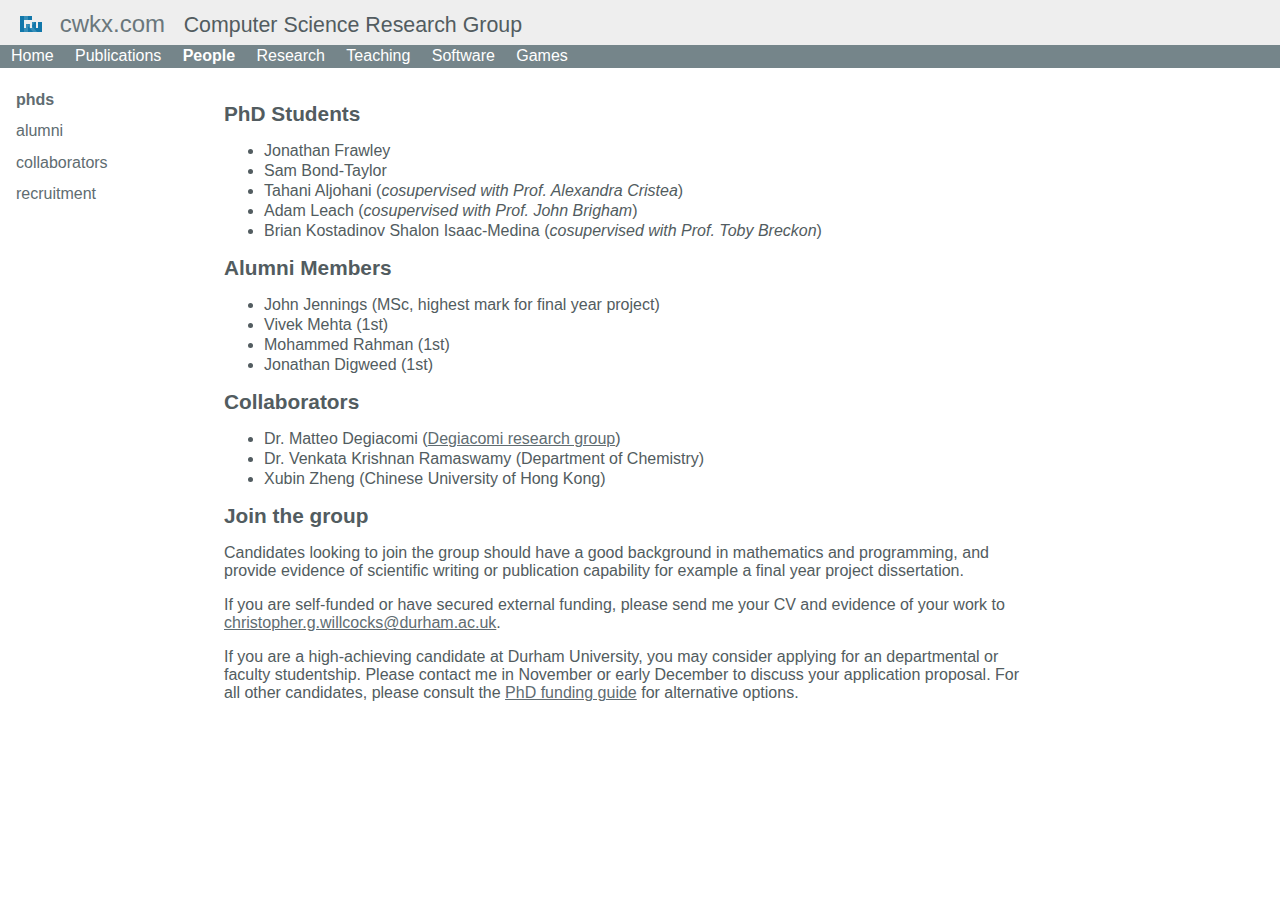
<file: people.html>
<!doctype html>
<html lang="en">
<head>
  <meta charset="utf-8"/>
    <title>cwkx.com | research group</title>
    <link rel="stylesheet" type="text/css" href="/data/style.css"/>
    <link rel="shortcut icon" href="/data/logo.png"> 
</head>
<a id="top"></a>
<div id="header">
  <img src="logo.svg" alt=""/>&nbsp;
  <span id="headerLink">cwkx.com</span>
  <span id="headerSubtitle">Computer Science Research Group</span>
</div>
<hr class="hidden"/>
<div id="menu">
  <a href="index.html">Home</a>
  <a href="publications.html">Publications</a>
  <a href="people.html"><b>People</b></a>
  <a href="research.html">Research</a>
  <a href="teaching.html">Teaching</a>
  <a href="software.html">Software</a>
  <a href="games.html">Games</a>
</div>
<hr class="hidden"/>
<div id="content">
<div id="nav">
  <ul>
  <li><a href="#phds"><b>phds</b></a></li>
  <li><a href="#alumni">alumni</a></li>
  <li><a href="#collaborators">collaborators</a></li>
  <li><a href="#recruitment">recruitment</a></li>
  </ul>
</div>
<hr class="hidden"/>
<div id="main">
<h2 id="phds">PhD Students</h2>
<ul>
  <li>Jonathan Frawley</li>
  <li>Sam Bond-Taylor</li>
  <li>Tahani Aljohani (<i>cosupervised with Prof. Alexandra Cristea</i>)</li>
  <li>Adam Leach (<i>cosupervised with Prof. John Brigham</i>)</li>
  <li>Brian Kostadinov Shalon Isaac-Medina (<i>cosupervised with Prof. Toby Breckon</i>)</li>
</ul>
<h2 id="alumni">Alumni Members</h2>
<ul>
  <li>John Jennings (MSc, highest mark for final year project)</li>
  <li>Vivek Mehta (1st)</li>
  <li>Mohammed Rahman (1st)</li>
  <li>Jonathan Digweed (1st)</li>
</ul>
<h2 id="collaborators">Collaborators</h2>
<ul>
  <li>Dr. Matteo Degiacomi (<a href="https://degiacomi.org/">Degiacomi research group</a>)</li>
  <li>Dr. Venkata Krishnan Ramaswamy (Department of Chemistry)</li>
  <li>Xubin Zheng (Chinese University of Hong Kong)</li>
</ul>
<h2 id="recruitment">Join the group</h2>
<p>Candidates looking to join the group should have a good background in mathematics and programming, and provide evidence of scientific writing or publication capability for example a final year project dissertation.</p>
<p>If you are self-funded or have secured external funding, please send me your CV and evidence of your work to <a href="mailto:christopher.g.willcocks@durham.ac.uk">christopher.g.willcocks@durham.ac.uk</a>.</p>
<p>If you are a high-achieving candidate at Durham University, you may consider applying for an departmental or faculty studentship. Please contact me in November or early December to discuss your application proposal. For all other candidates, please consult the <a href="https://www.findaphd.com/funding/guides/phd-funding-guide.aspx">PhD funding guide</a> for alternative options.</p>
</div>
</div>
</html>
</file>
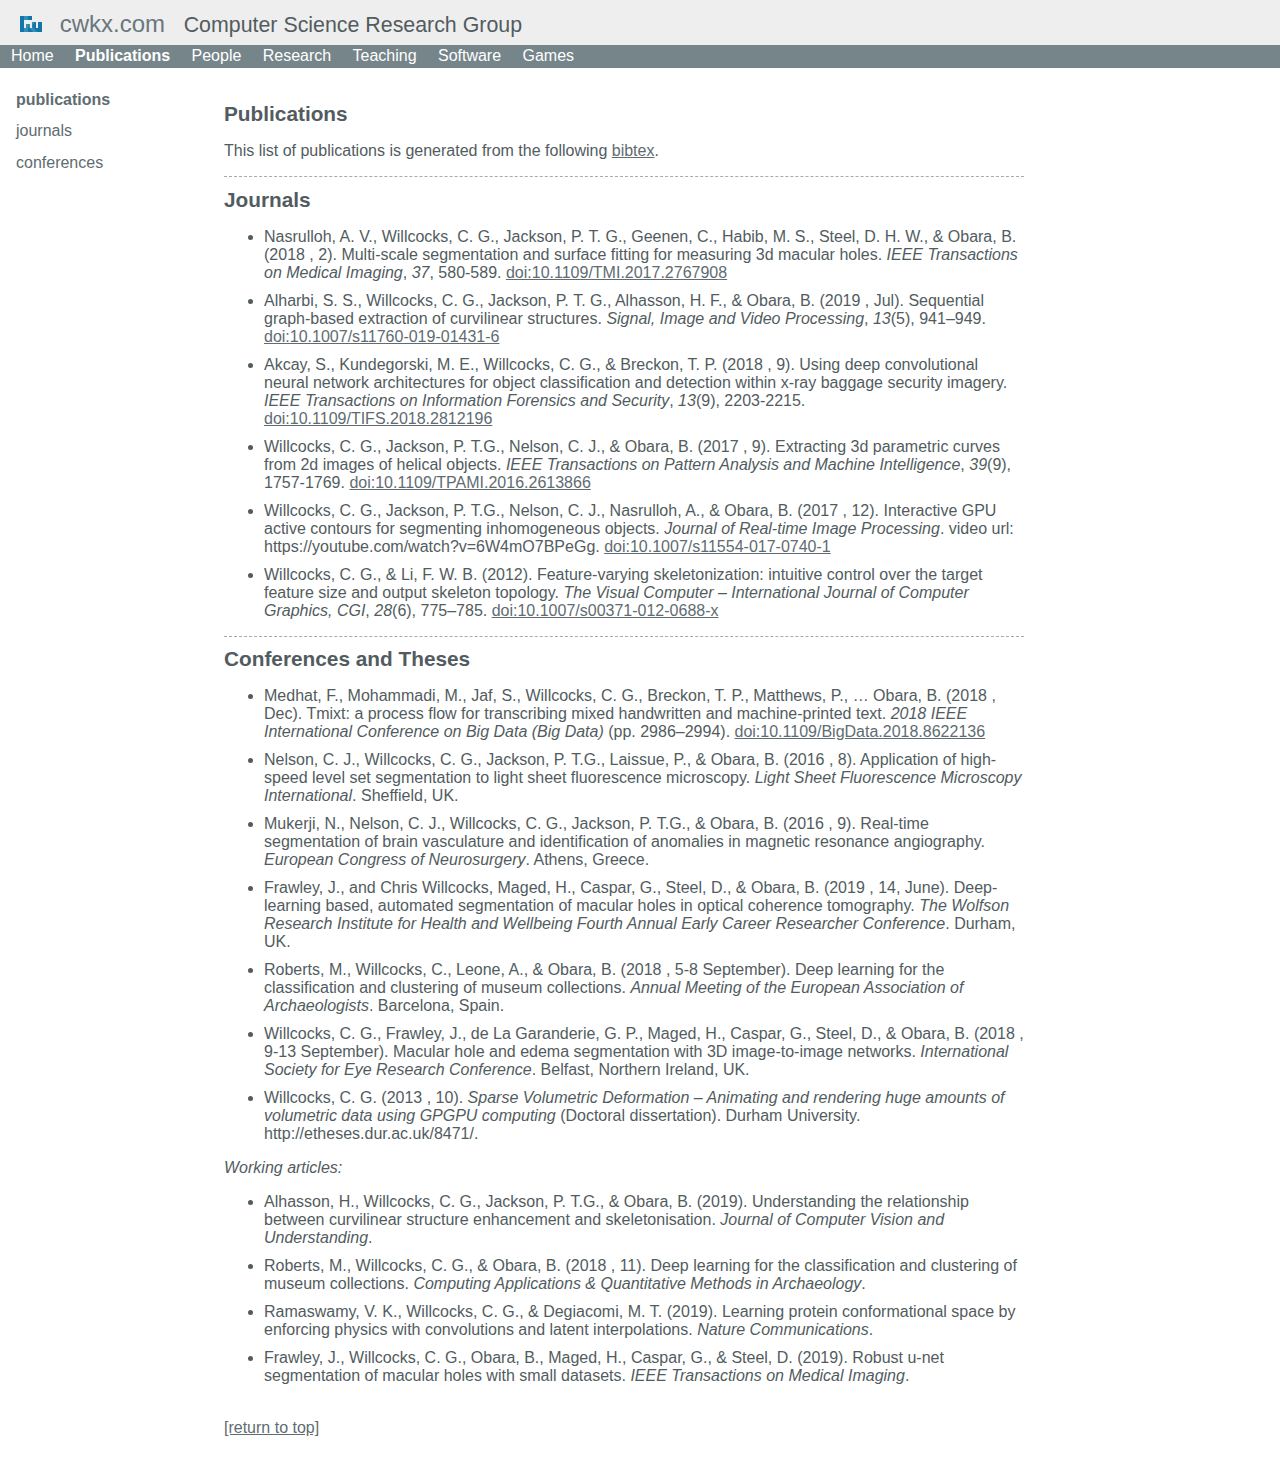
<file: publications.html>
<!doctype html>
<html lang="en">
<head>
  <meta charset="utf-8"/>
    <title>Chris G. Willcocks Research Group</title>
    <link rel="stylesheet" type="text/css" href="/data/style.css"/>
    <link rel="shortcut icon" href="/data/logo.png">
    <script async src="https://www.googletagmanager.com/gtag/js?id=UA-90396229-1"></script>
    <script> window.dataLayer = window.dataLayer || []; function gtag(){dataLayer.push(arguments);} gtag('js', new Date()); gtag('config', 'UA-90396229-1'); </script>
</head>
<a id="top"></a>
<div id="header">
  <img src="/data/logo.svg" alt=""/>&nbsp;
  <span id="headerLink">cwkx.com</span>
  <span id="headerSubtitle">Computer Science Research Group</span>
</div>
<hr class="hidden"/>
<div id="menu">
  <a href="index.html">Home</a>
  <a href="publications.html"><b>Publications</b></a>
  <a href="people.html">People</a>
  <a href="research.html">Research</a>
  <a href="teaching.html">Teaching</a>
  <a href="software.html">Software</a>
  <a href="games.html">Games</a>
</div>
<hr class="hidden"/>
<div id="content">
<div id="nav">
  <ul>
  <li><a href="#publications"><b>publications</b></a></li>
  <li><a href="#journals">journals</a></li>
  <li><a href="#conferences">conferences</a></li>
  </ul>
</div>
<hr class="hidden"/>
<div id="main">
<h2 id="publications">Publications</h2>
<p>This list of publications is generated from the following <a href="/data/cgw.bib">bibtex</a>.</p>
<hr>
<h2 id="journals">Journals</h2>
<!--GENERATED-JOURNALS-->
<ul><li class="x">Nasrulloh, A.&nbsp;V., Willcocks, C.&nbsp;G., Jackson, P.&nbsp;T.&nbsp;G., Geenen, C., Habib, M.&nbsp;S., Steel, D.&nbsp;H.&nbsp;W., &amp; Obara, B.
(2018 , 2).
Multi-scale segmentation and surface fitting for measuring 3d macular holes.
<em>IEEE Transactions on Medical Imaging</em>, <em>37</em>, 580-589.
<a href="https://doi.org/10.1109/TMI.2017.2767908">doi:10.1109/TMI.2017.2767908</a></li><li class="x">Alharbi, S.&nbsp;S., Willcocks, C.&nbsp;G., Jackson, P.&nbsp;T.&nbsp;G., Alhasson, H.&nbsp;F., &amp; Obara, B.
(2019 , Jul).
Sequential graph-based extraction of curvilinear structures.
<em>Signal, Image and Video Processing</em>, <em>13</em>(5), 941–949.
<a href="https://doi.org/10.1007/s11760-019-01431-6">doi:10.1007/s11760-019-01431-6</a></li><li class="x">Akcay, S., Kundegorski, M.&nbsp;E., Willcocks, C.&nbsp;G., &amp; Breckon, T.&nbsp;P.
(2018 , 9).
Using deep convolutional neural network architectures for object classification and detection within x-ray baggage security imagery.
<em>IEEE Transactions on Information Forensics and Security</em>, <em>13</em>(9), 2203-2215.
<a href="https://doi.org/10.1109/TIFS.2018.2812196">doi:10.1109/TIFS.2018.2812196</a></li><li class="x">Willcocks, C.&nbsp;G., Jackson, P.&nbsp;T.G., Nelson, C.&nbsp;J., &amp; Obara, B.
(2017 , 9).
Extracting 3d parametric curves from 2d images of helical objects.
<em>IEEE Transactions on Pattern Analysis and Machine Intelligence</em>, <em>39</em>(9), 1757-1769.
<a href="https://doi.org/10.1109/TPAMI.2016.2613866">doi:10.1109/TPAMI.2016.2613866</a></li><li class="x">Willcocks, C.&nbsp;G., Jackson, P.&nbsp;T.G., Nelson, C.&nbsp;J., Nasrulloh, A., &amp; Obara, B.
(2017 , 12).
Interactive <span class="bibtex-protected">GPU</span> active contours for segmenting inhomogeneous objects.
<em>Journal of Real-time Image Processing</em>.
video url: https://youtube.com/watch?v=6W4mO7BPeGg.
<a href="https://doi.org/10.1007/s11554-017-0740-1">doi:10.1007/s11554-017-0740-1</a></li><li class="x">Willcocks, C.&nbsp;G., &amp; Li, F.&nbsp;W.&nbsp;B.
(2012).
Feature-varying skeletonization: intuitive control over the target feature size and output skeleton topology.
<em>The Visual Computer – International Journal of Computer Graphics, CGI</em>, <em>28</em>(6), 775–785.
<a href="https://doi.org/10.1007/s00371-012-0688-x">doi:10.1007/s00371-012-0688-x</a></li></ul>
<!--END-JOURNALS-->
<hr>
<h2 id="conferences">Conferences and Theses</h2>
<!--GENERATED-CONFERENCE-->
<ul><li class="x">Medhat, F., Mohammadi, M., Jaf, S., Willcocks, C.&nbsp;G., Breckon, T.&nbsp;P., Matthews, P., … Obara, B. (2018 , Dec).
Tmixt: a process flow for transcribing mixed handwritten and machine-printed text.
<em>2018 IEEE International Conference on Big Data (Big Data)</em> (pp.&nbsp;2986&ndash;2994).
<a href="https://doi.org/10.1109/BigData.2018.8622136">doi:10.1109/BigData.2018.8622136</a></li><li class="x">Nelson, C.&nbsp;J., Willcocks, C.&nbsp;G., Jackson, P.&nbsp;T.G., Laissue, P., &amp; Obara, B. (2016 , 8).
Application of high-speed level set segmentation to light sheet fluorescence microscopy.
<em>Light Sheet Fluorescence Microscopy International</em>.
Sheffield, UK.</li><li class="x">Mukerji, N., Nelson, C.&nbsp;J., Willcocks, C.&nbsp;G., Jackson, P.&nbsp;T.G., &amp; Obara, B. (2016 , 9).
Real-time segmentation of brain vasculature and identification of anomalies in magnetic resonance angiography.
<em>European Congress of Neurosurgery</em>.
Athens, Greece.</li><li class="x">Frawley, J., and Chris&nbsp;Willcocks, Maged, H., Caspar, G., Steel, D., &amp; Obara, B. (2019 , 14, June).
Deep-learning based, automated segmentation of macular holes in optical coherence tomography.
<em>The Wolfson Research Institute for Health and Wellbeing Fourth Annual Early Career Researcher Conference</em>.
Durham, UK.</li><li class="x">Roberts, M., Willcocks, C., Leone, A., &amp; Obara, B. (2018 , 5-8 September).
Deep learning for the classification and clustering of museum collections.
<em>Annual Meeting of the European Association of Archaeologists</em>.
Barcelona, Spain.</li><li class="x">Willcocks, C.&nbsp;G., Frawley, J., de&nbsp;La&nbsp;Garanderie, G.&nbsp;P., Maged, H., Caspar, G., Steel, D., &amp; Obara, B. (2018 , 9-13 September).
Macular hole and edema segmentation with <span class="bibtex-protected">3D</span> image-to-image networks.
<em>International Society for Eye Research Conference</em>.
Belfast, Northern Ireland, UK.</li><li class="x">Willcocks, C.&nbsp;G. (2013 , 10).
<em>Sparse Volumetric Deformation – Animating and rendering huge amounts of volumetric data using GPGPU computing</em> (Doctoral dissertation).
Durham University.
http://etheses.dur.ac.uk/8471/.</li></ul>
<!--END-CONFERENCE-->
<p><i>Working articles:</i></p>
<!--GENERATED-REVIEW-->
<ul><li class="x">Alhasson, H., Willcocks, C.&nbsp;G., Jackson, P.&nbsp;T.G., &amp; Obara, B.
(2019).
Understanding the relationship between curvilinear structure enhancement and skeletonisation.
<em>Journal of Computer Vision and Understanding</em>.</li><li class="x">Roberts, M., Willcocks, C.&nbsp;G., &amp; Obara, B.
(2018 , 11).
Deep learning for the classification and clustering of museum collections.
<em>Computing Applications &amp; Quantitative Methods in Archaeology</em>.</li><li class="x">Ramaswamy, V.&nbsp;K., Willcocks, C.&nbsp;G., &amp; Degiacomi, M.&nbsp;T.
(2019).
Learning protein conformational space by enforcing physics with convolutions and latent interpolations.
<em>Nature Communications</em>.</li><li class="x">Frawley, J., Willcocks, C.&nbsp;G., Obara, B., Maged, H., Caspar, G., &amp; Steel, D.
(2019).
Robust u-net segmentation of macular holes with small datasets.
<em>IEEE Transactions on Medical Imaging</em>.</li></ul>
<!--END-REVIEW-->
<br>
<a href="#top">[return to top]</a>
</div>
</div>
</html>
</file>
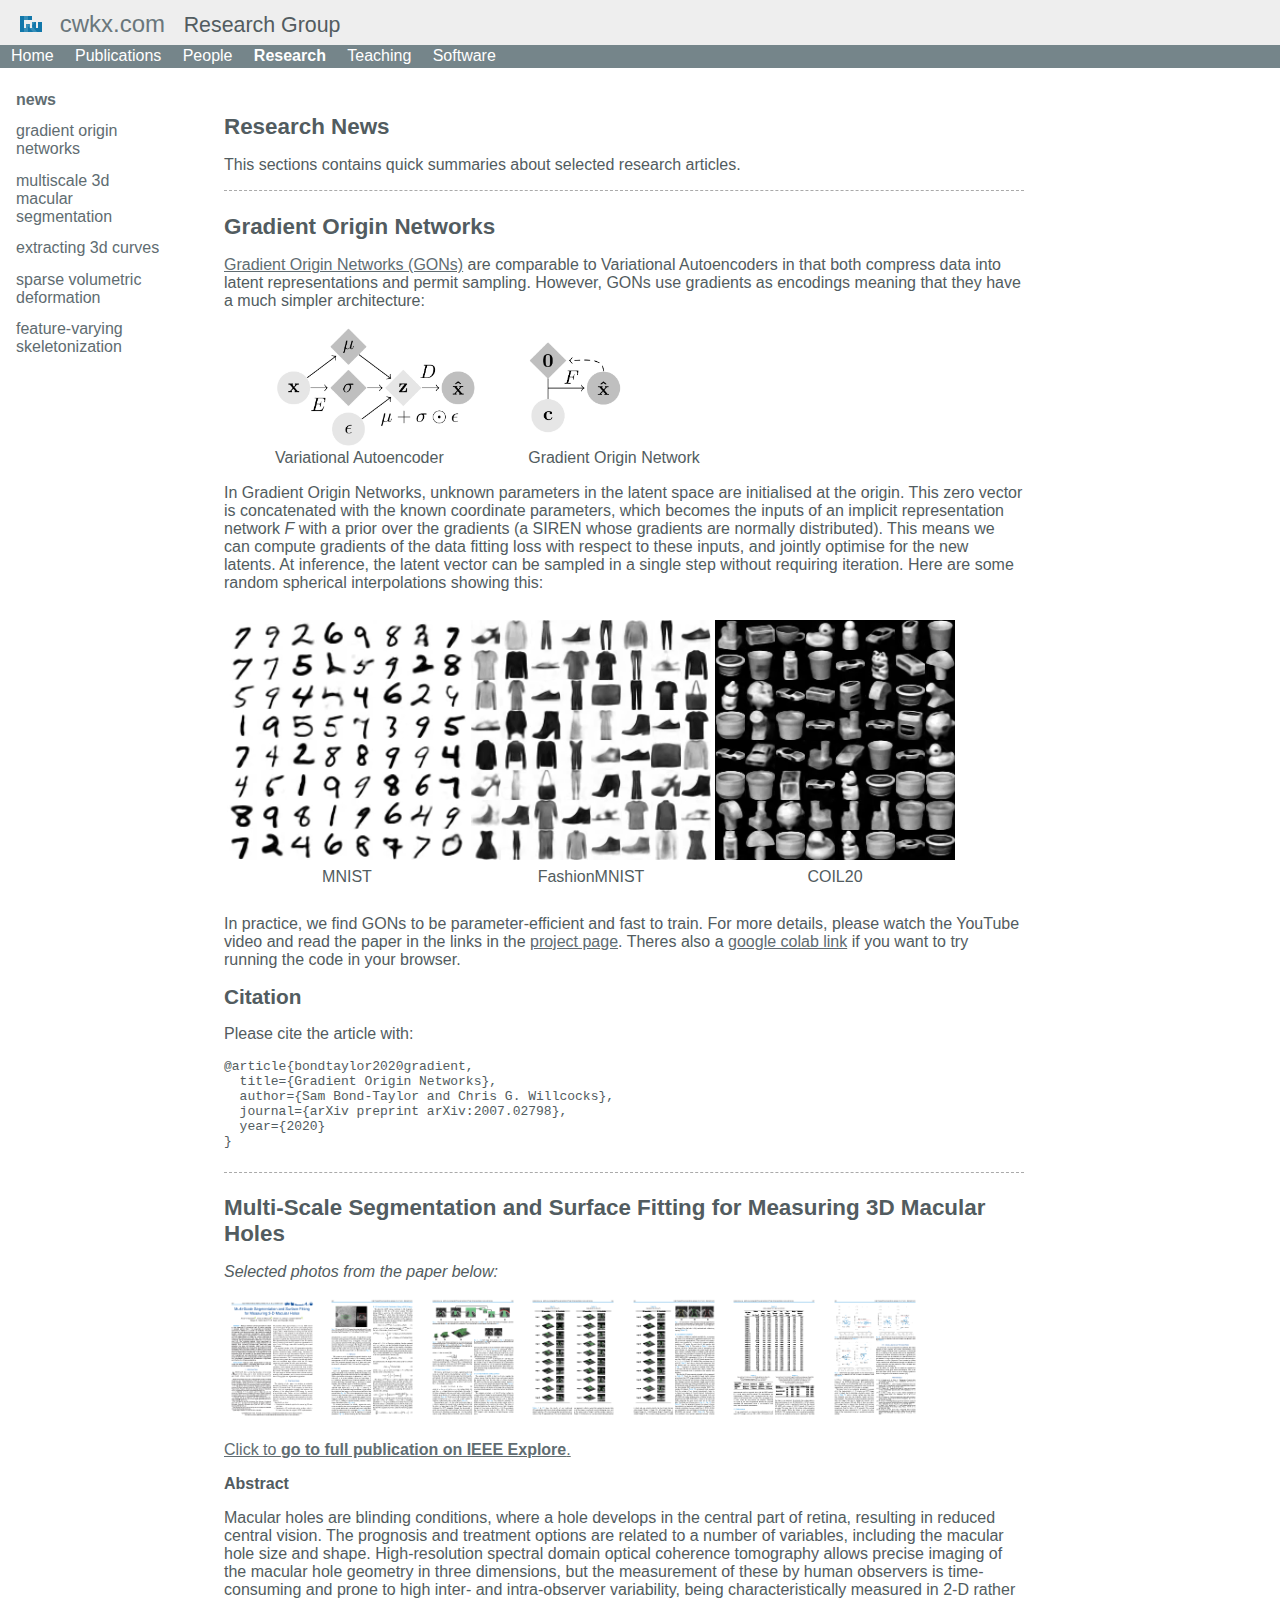
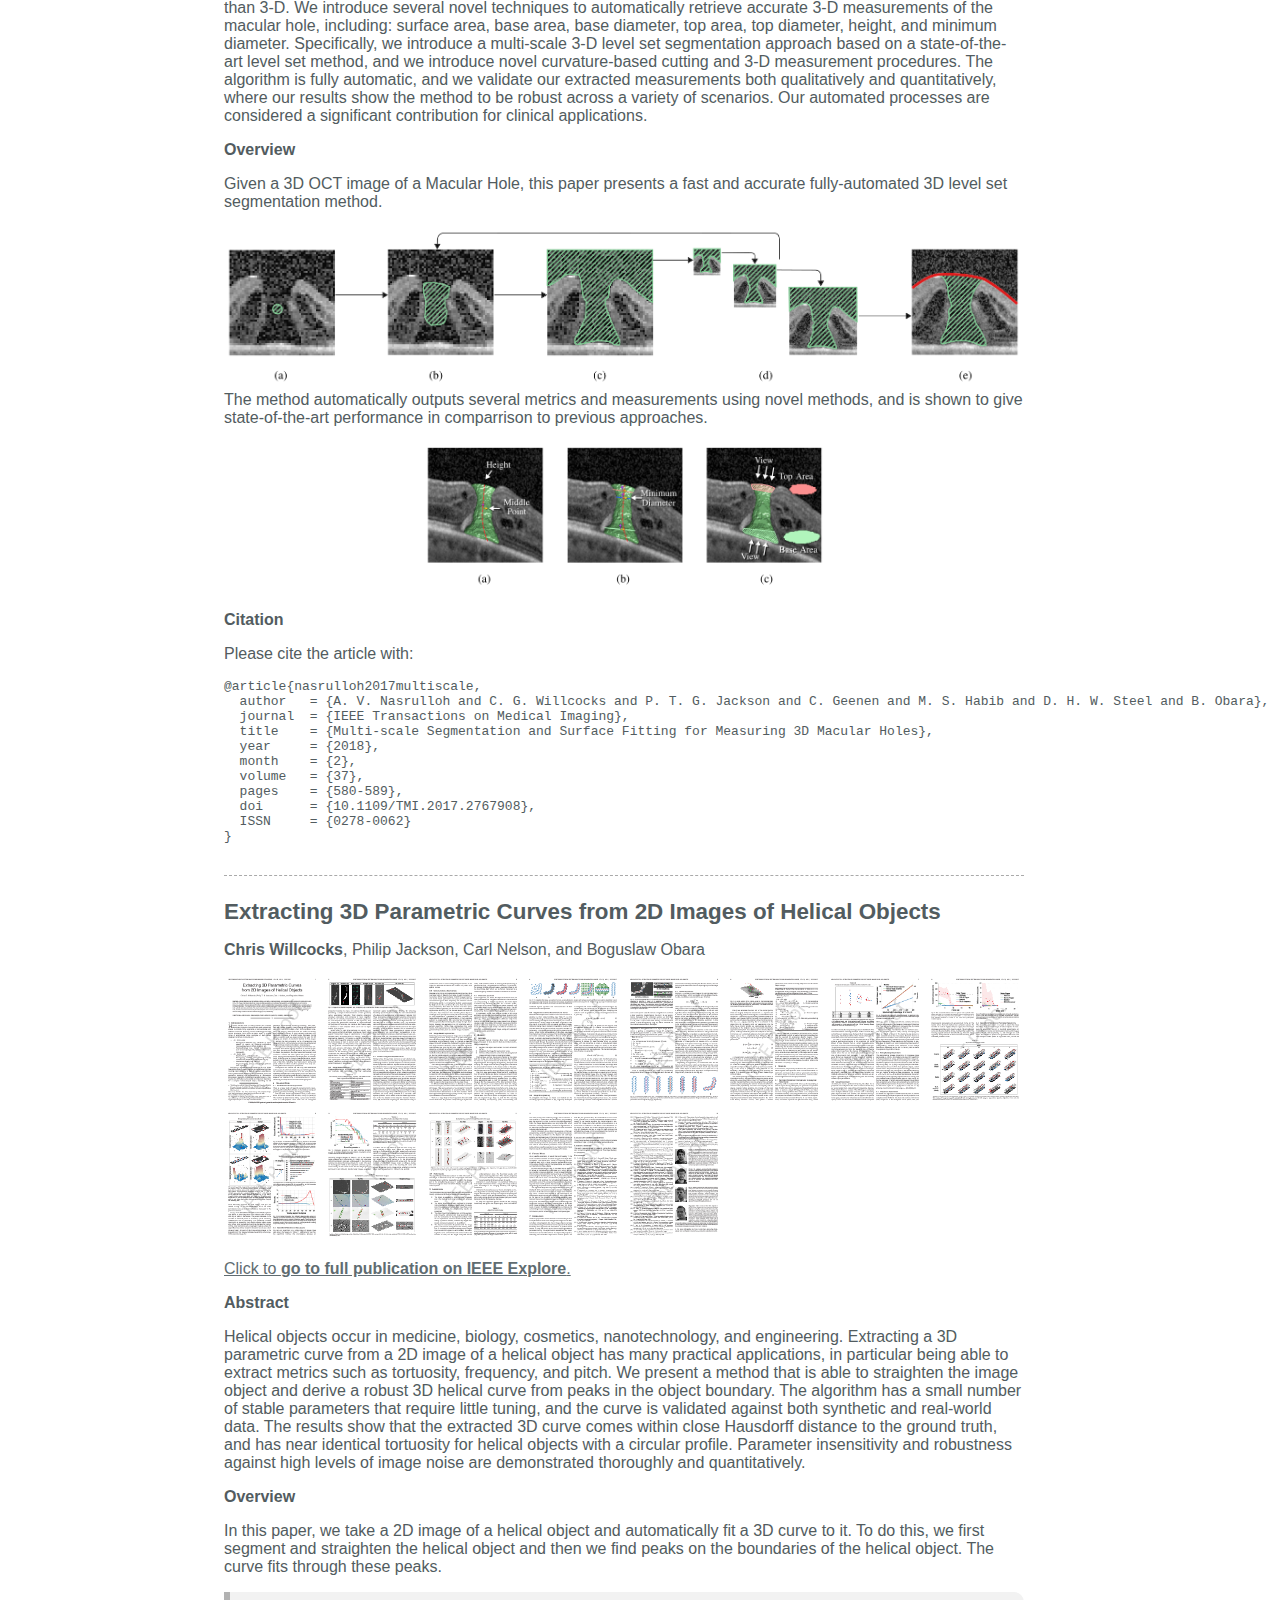
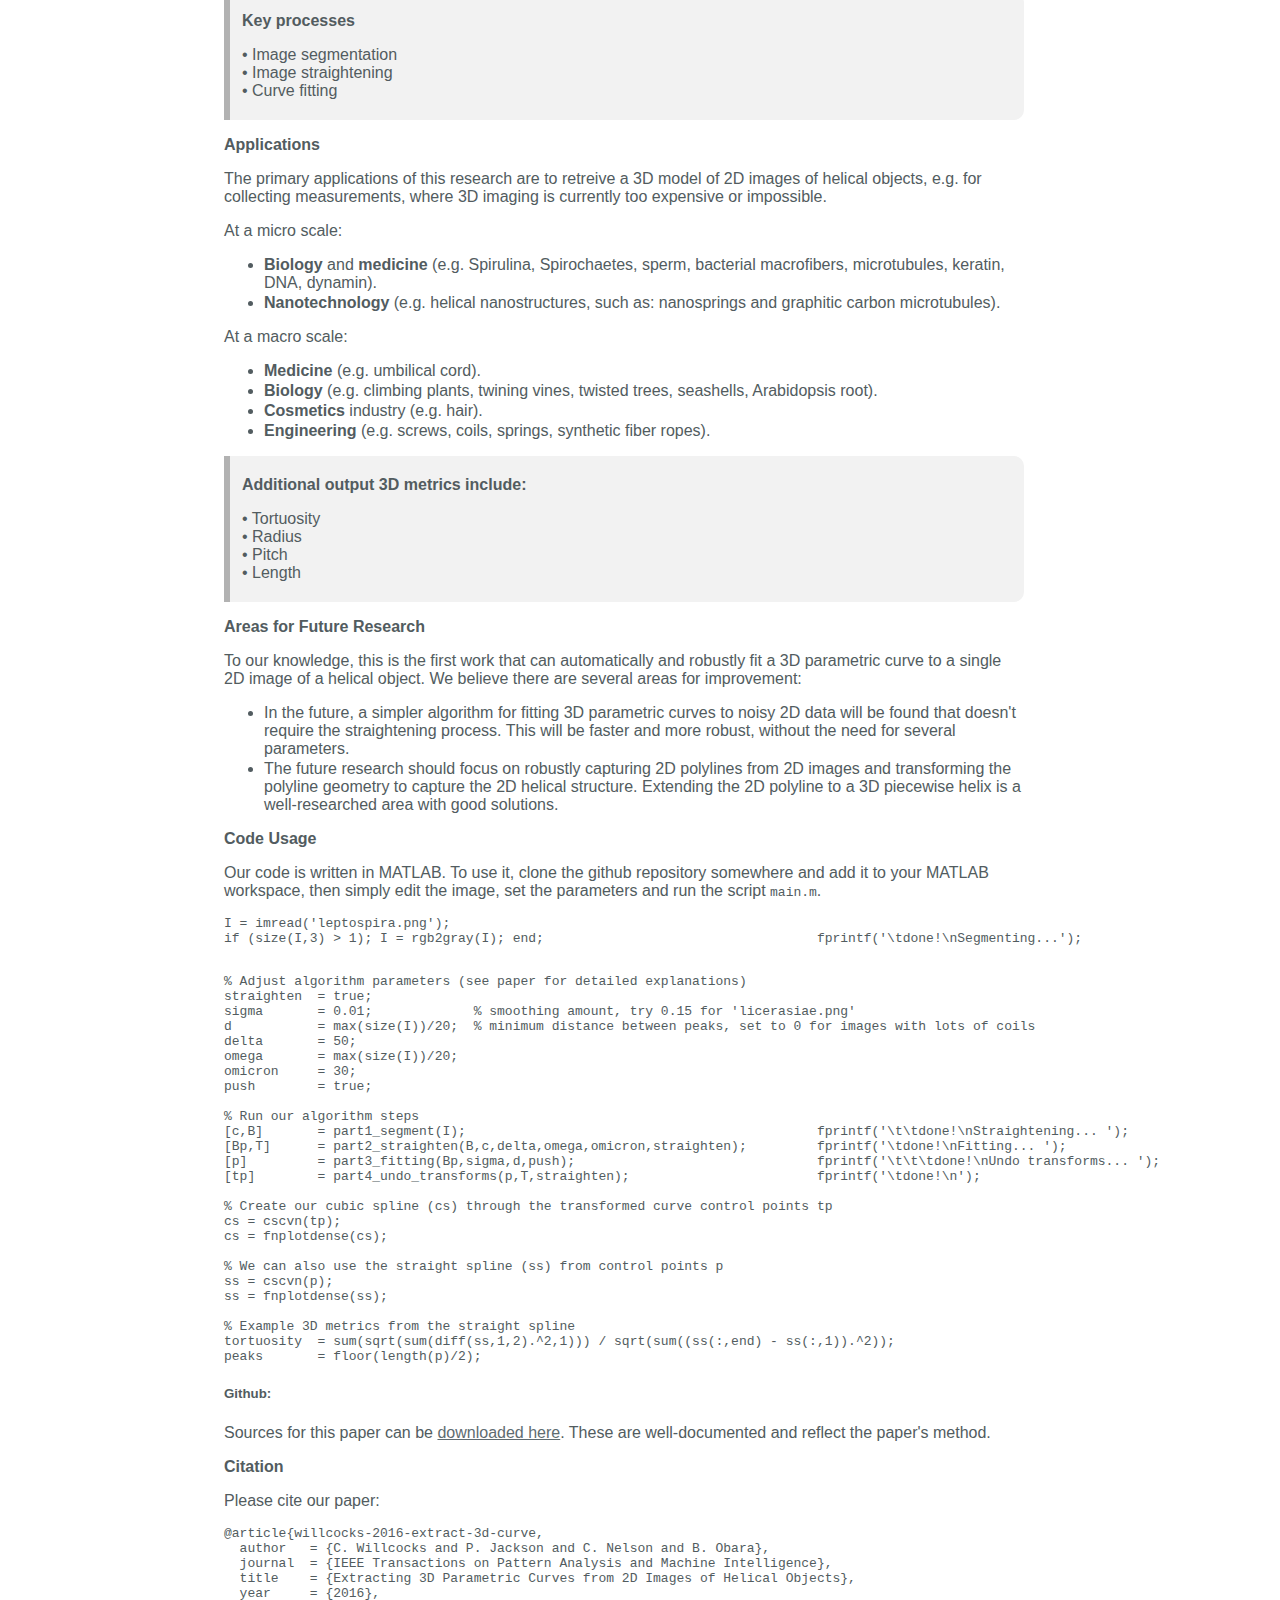
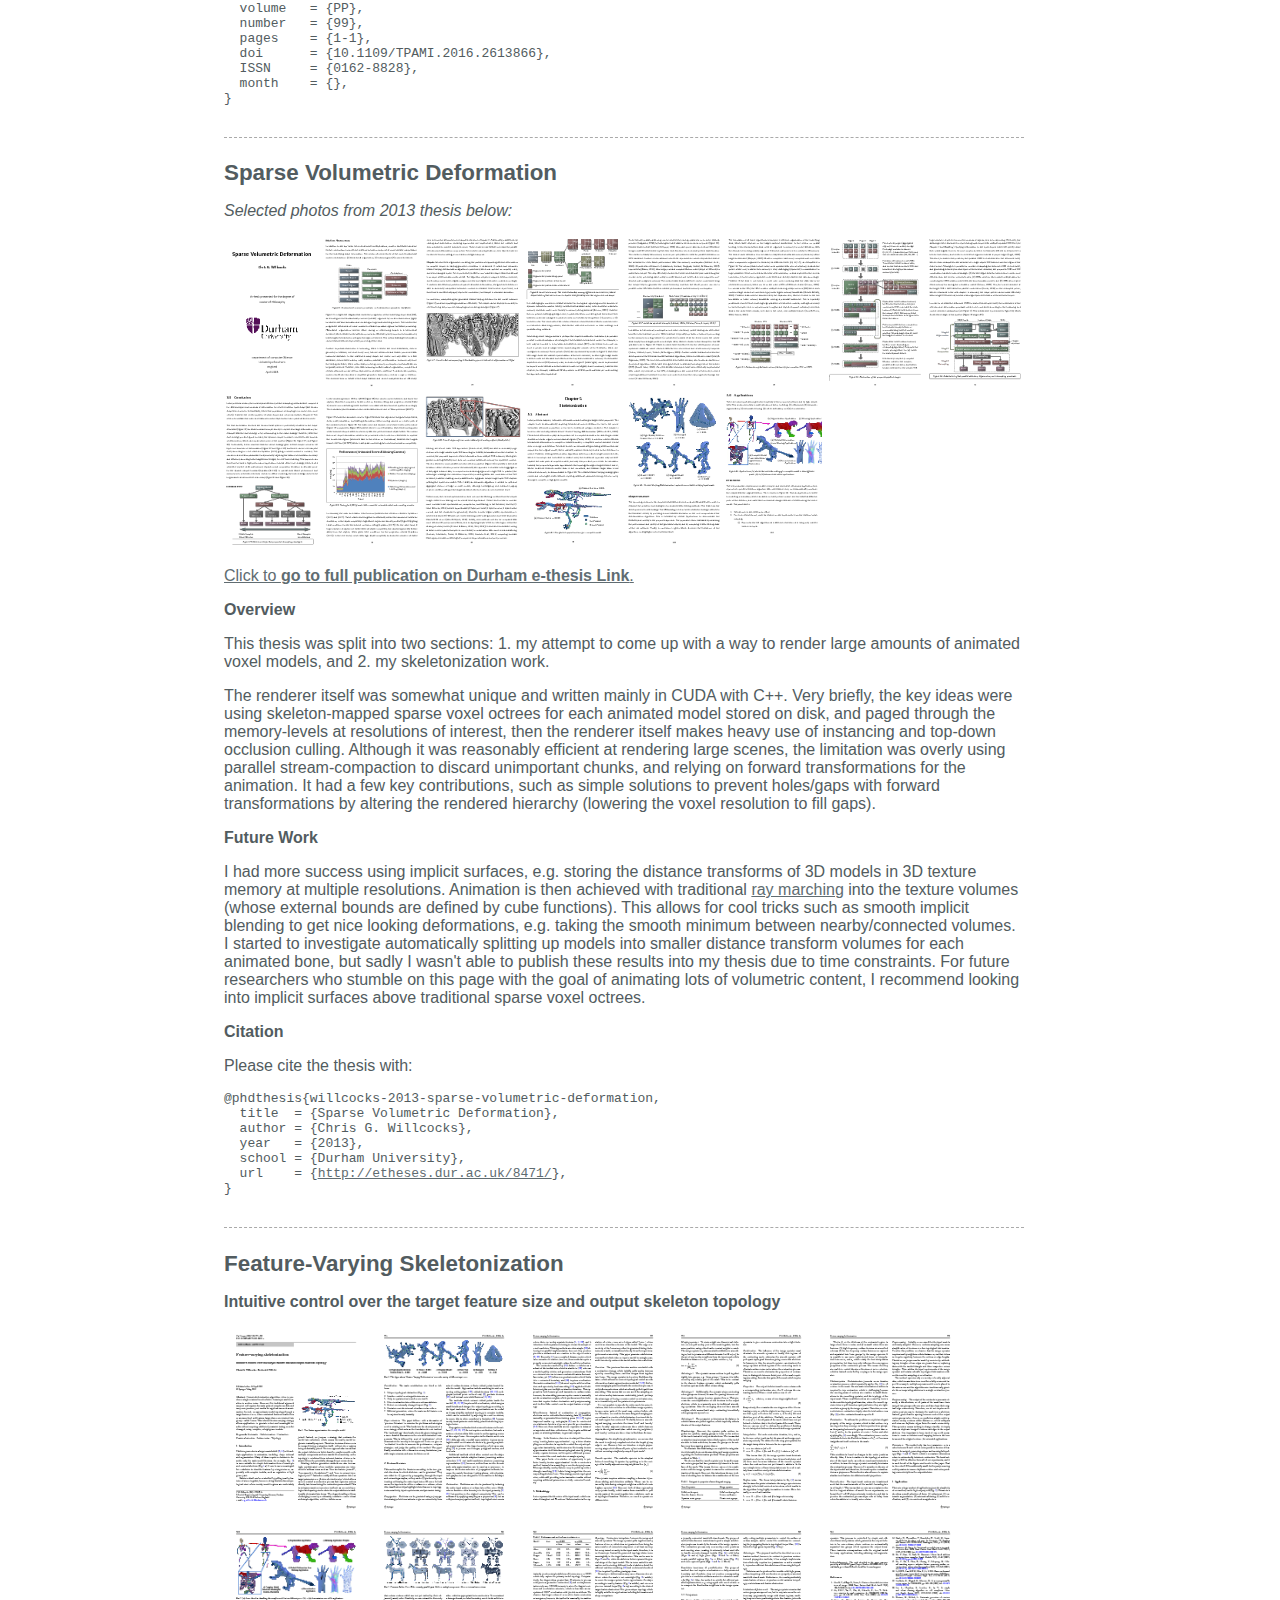
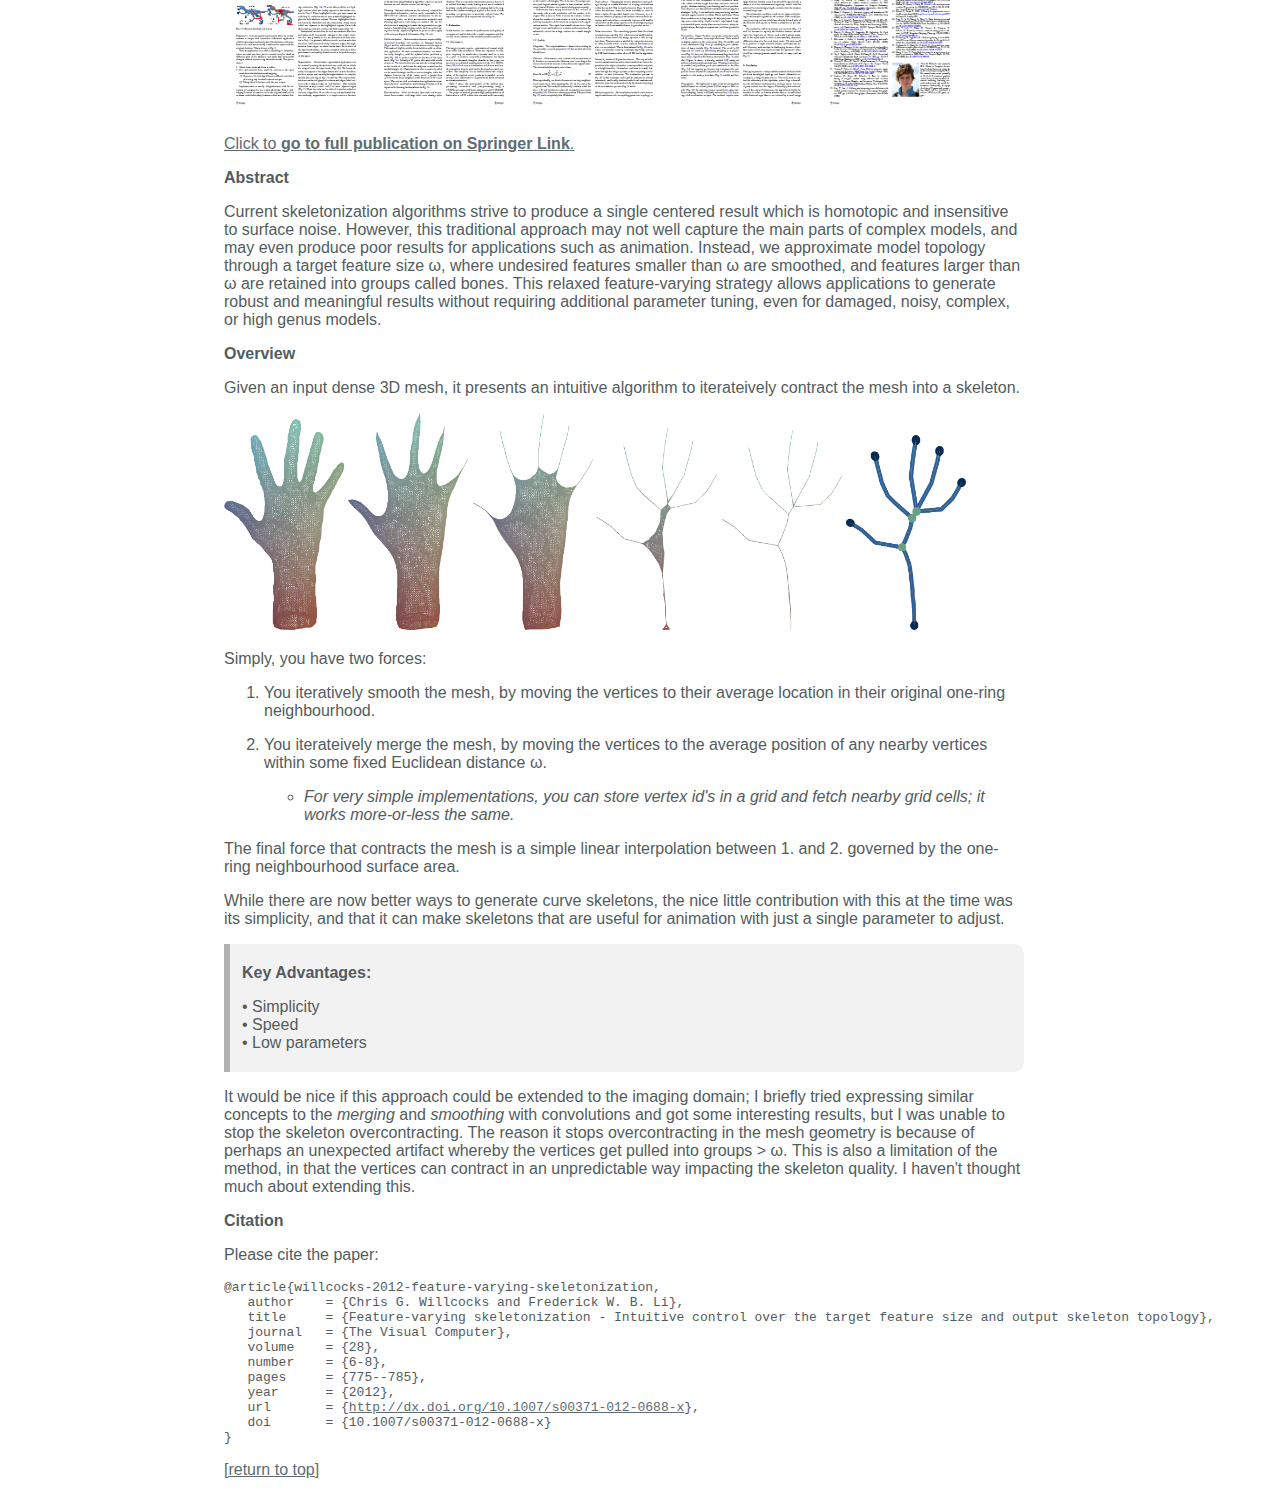
<file: research.html>
<!doctype html>
<html lang="en">
<head>
  <meta charset="utf-8"/>
    <title>Chris G. Willcocks Research Group</title>
    <link rel="stylesheet" type="text/css" href="/data/style.css"/>
    <link rel="shortcut icon" href="/data/logo.png">
    <script async src="https://www.googletagmanager.com/gtag/js?id=UA-90396229-1"></script>
    <script> window.dataLayer = window.dataLayer || []; function gtag(){dataLayer.push(arguments);} gtag('js', new Date()); gtag('config', 'UA-90396229-1'); </script>
</head>
<a id="top"></a>
<div id="header">
  <img src="/data/logo.svg" alt=""/>&nbsp;
  <span id="headerLink">cwkx.com</span>
  <span id="headerSubtitle">Research Group</span>
</div>
<hr class="hidden"/>
<div id="menu">
  <a href="index.html">Home</a>
  <a href="publications.html">Publications</a>
  <a href="people.html">People</a>
  <a href="research.html"><b>Research</b></a>
  <a href="teaching.html">Teaching</a>
  <a href="software.html">Software</a>
</div>
<hr class="hidden"/>
<div id="content">
<div id="nav">
  <ul>
  <li><a href="#news"><b>news</b></a></li>
  <li><a href="#gons">gradient origin networks</a></li>
  <li><a href="#multiscale">multiscale 3d macular segmentation</a></li>
  <li><a href="#extract3d">extracting 3d curves</a></li>
  <li><a href="#svd">sparse volumetric deformation</a></li>
  <li><a href="#fvs">feature-varying skeletonization</a></li>
  </ul>
</div>
<hr class="hidden"/>
<div id="main">
<h1 id="news">Research News</h1>
<p>This sections contains quick summaries about selected research articles.</p>
<hr>
<h1 id="multiscale">Gradient Origin Networks</h1>
<p>
  <a href="/data/GON/">Gradient Origin Networks (GONs)</a> are comparable to Variational Autoencoders in that both compress data into latent representations and permit sampling. However, GONs use gradients as encodings meaning that they have a much simpler architecture:
</p>
<table style="border-spacing: 50px 0;">
  <tr>
      <td><img style="vertical-align:middle; width:auto; height: 120px;" alt="Variational Autoencoder" src="data/GON/data/vae.png"></td>
      <td><img style="vertical-align:middle; width:auto; height: 92.4px;" alt="Gradient Origin Network" src="data/GON/data/gon.png"></td>
  </tr>
  <tr>
      <td>Variational Autoencoder</td>
      <td>Gradient Origin Network</td>
  </tr>
</table>
<p>
  In Gradient Origin Networks, unknown parameters in the latent space are initialised at the origin. This zero vector is concatenated with the known coordinate parameters, which becomes the inputs of an implicit representation network <i>F</i> with a prior over the gradients (a SIREN whose gradients are normally distributed). This means we can compute gradients of the data fitting loss with respect to these inputs, and jointly optimise for the new latents. At inference, the latent vector can be sampled in a single step without requiring iteration. Here are some random spherical interpolations showing this:</p>

<table style="margin-top: 3ex; margin-bottom: 3ex; text-align: center;">
  <tr>
      <td> 
          <video width="240" height="240" autoplay loop>
              <source src="data/GON/data/mnist-slerp.mp4" type="video/mp4">
              Your browser does not support the video tag.
          </video>
      </td>
      <td> 
          <video width="240" height="240" autoplay loop>
              <source src="data/GON/data/fashion-slerp.mp4" type="video/mp4">
              Your browser does not support the video tag.
          </video>
      </td>
      <td>
          <video width="240" height="240" autoplay loop>
              <source src="data/GON/data/coil-slerp.mp4" type="video/mp4">
              Your browser does not support the video tag.
          </video>
      </td>
  </tr>
  <tr>
      <td>MNIST</td>
      <td>FashionMNIST</td>
      <td>COIL20</td>
  </tr>
</table>

<p>In practice, we find GONs to be parameter-efficient and fast to train. For more details, please watch the YouTube video and read the paper in the links in the <a href="/data/GON/">project page</a>. Theres also a <a href="https://colab.research.google.com/gist/cwkx/8c3a8b514f3bdfe123edc3bb0e6b7eca/gon.ipynb">google colab link</a> if you want to try running the code in your browser.</p>
<h2>Citation</h2>
<p>Please cite the article with:</p>
<code>
  <pre>
@article{bondtaylor2020gradient,
  title={Gradient Origin Networks},
  author={Sam Bond-Taylor and Chris G. Willcocks},
  journal={arXiv preprint arXiv:2007.02798},
  year={2020}
}
  </pre>
</code>
<hr>
<h1 id="multiscale">Multi-Scale Segmentation and Surface Fitting for Measuring 3D Macular Holes</h1>
<p><em>Selected photos from the paper below:</em></p>
<p>
<img class="paper-thumb-7" src="/data/articles/multiscale-3d-macular/paper-1.png">
<img class="paper-thumb-7" src="/data/articles/multiscale-3d-macular/paper-3.png">
<img class="paper-thumb-7" src="/data/articles/multiscale-3d-macular/paper-4.png">
<img class="paper-thumb-7" src="/data/articles/multiscale-3d-macular/paper-6.png">
<img class="paper-thumb-7" src="/data/articles/multiscale-3d-macular/paper-7.png">
<img class="paper-thumb-7" src="/data/articles/multiscale-3d-macular/paper-8.png">
<img class="paper-thumb-7" src="/data/articles/multiscale-3d-macular/paper-9.png">
<!-- <img class="paper-thumb-7" src="/data/articles/multiscale-3d-macular/paper-10.png"> -->
</p>
<p><a href="https://ieeexplore.ieee.org/document/8089387">Click to <strong>go to full publication on IEEE Explore</strong>.</a></p>
<h3>Abstract</h3>
<p>
Macular holes are blinding conditions, where a hole develops in the central part of retina, resulting in reduced central vision. The prognosis and treatment options are related to a number of variables, including the macular hole size and shape. High-resolution spectral domain optical coherence tomography allows precise imaging of the macular hole geometry in three dimensions, but the measurement of these by human observers is time-consuming and prone to high inter- and intra-observer variability, being characteristically measured in 2-D rather than 3-D. We introduce several novel techniques to automatically retrieve accurate 3-D measurements of the macular hole, including: surface area, base area, base diameter, top area, top diameter, height, and minimum diameter. Specifically, we introduce a multi-scale 3-D level set segmentation approach based on a state-of-the-art level set method, and we introduce novel curvature-based cutting and 3-D measurement procedures. The algorithm is fully automatic, and we validate our extracted measurements both qualitatively and quantitatively, where our results show the method to be robust across a variety of scenarios. Our automated processes are considered a significant contribution for clinical applications.
</p>
<h3>Overview</h3>
<p>Given a 3D OCT image of a Macular Hole, this paper presents a fast and accurate fully-automated 3D level set segmentation method.</p>
<center>
<img width="100%" src="/data/articles/multiscale-3d-macular/method.png">
</center>
The method automatically outputs several metrics and measurements using novel methods, and is shown to give state-of-the-art performance in comparrison to previous approaches.<br><br>
<center>
<img width="50%" src="/data/articles/multiscale-3d-macular/outputs.png">
</center>
<h3 id="citation">Citation</h3>
<p>Please cite the article with:</p>
<p>
<code>
  <pre>
@article{nasrulloh2017multiscale,
  author   = {A. V. Nasrulloh and C. G. Willcocks and P. T. G. Jackson and C. Geenen and M. S. Habib and D. H. W. Steel and B. Obara},
  journal  = {IEEE Transactions on Medical Imaging},
  title    = {Multi-scale Segmentation and Surface Fitting for Measuring 3D Macular Holes},
  year     = {2018},
  month    = {2},
  volume   = {37},
  pages    = {580-589},
  doi      = {10.1109/TMI.2017.2767908},
  ISSN     = {0278-0062}
}
  </pre>
</code>
</p>

<hr>
<h1 id="extract3d">Extracting 3D Parametric Curves from 2D Images of Helical Objects</h1>
<p><strong>Chris Willcocks</strong>, Philip Jackson, Carl Nelson, and Boguslaw Obara</p>
<p><img class="paper-thumb-7" src="/data/articles/extract-3d-curve/paper-0.png">
<img class="paper-thumb-7" src="/data/articles/extract-3d-curve/paper-1.png">
<img class="paper-thumb-7" src="/data/articles/extract-3d-curve/paper-2.png">
<img class="paper-thumb-7" src="/data/articles/extract-3d-curve/paper-3.png">
<img class="paper-thumb-7" src="/data/articles/extract-3d-curve/paper-4.png">
<img class="paper-thumb-7" src="/data/articles/extract-3d-curve/paper-5.png">
<img class="paper-thumb-7" src="/data/articles/extract-3d-curve/paper-6.png">
<img class="paper-thumb-7" src="/data/articles/extract-3d-curve/paper-7.png">
<img class="paper-thumb-7" src="/data/articles/extract-3d-curve/paper-8.png">
<img class="paper-thumb-7" src="/data/articles/extract-3d-curve/paper-9.png">
<img class="paper-thumb-7" src="/data/articles/extract-3d-curve/paper-10.png">
<img class="paper-thumb-7" src="/data/articles/extract-3d-curve/paper-11.png">
<img class="paper-thumb-7" src="/data/articles/extract-3d-curve/paper-12.png"></p>
<p><a href="https://doi.org/10.1109/TPAMI.2016.2613866">Click to <strong>go to full publication on IEEE Explore</strong>.</a></p>
<h3 id="abstract">Abstract</h3>
<p>Helical objects occur in medicine, biology, cosmetics, nanotechnology, and engineering. Extracting a 3D parametric curve from a 2D image of a helical object has many practical applications, in particular being able to extract metrics such as tortuosity, frequency, and pitch. We present a method that is able to straighten the image object and derive a robust 3D helical curve from peaks in the object boundary. The algorithm has a small number of stable parameters that require little tuning, and the curve is validated against both synthetic and real-world data. The results show that the extracted 3D curve comes within close Hausdorff distance to the ground truth, and has near identical tortuosity for helical objects with a circular profile. Parameter insensitivity and robustness against high levels of image noise are demonstrated thoroughly and quantitatively.</p>
<h3 id="overview">Overview</h3>
<p>In this paper, we take a 2D image of a helical object and automatically fit a 3D curve to it. To do this, we first segment and straighten the helical object and then we find peaks on the boundaries of the helical object. The curve fits through these peaks.</p>
<div class="note info">
  <h3>Key processes</h3>
  <p>
   • Image segmentation<br>
   • Image straightening<br>
   • Curve fitting<br>
  </p>
</div>

<h3 id="applications">Applications</h3>
<p>The primary applications of this research are to retreive a 3D model of 2D images of helical objects, e.g. for collecting measurements, where 3D imaging is currently too expensive or impossible.</p>
<p>At a micro scale:</p>
<ul>
<li><strong>Biology</strong> and <strong>medicine</strong> (e.g. Spirulina, Spirochaetes, sperm, bacterial macrofibers, microtubules, keratin, DNA, dynamin).</li>
<li><strong>Nanotechnology</strong> (e.g. helical nanostructures, such as: nanosprings and graphitic carbon microtubules).</li>
</ul>
<p>At a macro scale:</p>
<ul>
<li><strong>Medicine</strong> (e.g. umbilical cord).</li>
<li><strong>Biology</strong> (e.g. climbing plants, twining vines, twisted trees, seashells, Arabidopsis root).</li>
<li><strong>Cosmetics</strong> industry (e.g. hair).</li>
<li><strong>Engineering</strong> (e.g. screws, coils, springs, synthetic fiber ropes).</li>
</ul>
<div class="note info">
  <h3>Additional output 3D metrics include:</h3>
  <p>
   • Tortuosity<br>
   • Radius<br>
   • Pitch<br>
   • Length<br>
  </p>
</div>

<h3 id="areas-for-future-research">Areas for Future Research</h3>
<p>To our knowledge, this is the first work that can automatically and robustly fit a 3D parametric curve to a single 2D image of a helical object. We believe there are several areas for improvement:</p>
<ul>
<li>In the future, a simpler algorithm for fitting 3D parametric curves to noisy 2D data will be found that doesn&#39;t require the straightening process. This will be faster and more robust, without the need for several parameters.</li>
<li>The future research should focus on robustly capturing 2D polylines from 2D images and transforming the polyline geometry to capture the 2D helical structure. Extending the 2D polyline to a 3D piecewise helix is a well-researched area with good solutions.</li>
</ul>
<h3 id="code-usage">Code Usage</h3>
<p>Our code is written in MATLAB. To use it, clone the github repository somewhere and add it to your MATLAB workspace, then simply edit the image, set the parameters and run the script <code>main.m</code>.</p>
<p>
<code>
<pre>
I = imread(&#39;leptospira.png&#39;);
if (size(I,3) &gt; 1); I = rgb2gray(I); end;                                   fprintf(&#39;\tdone!\nSegmenting...&#39;);</p>
% Adjust algorithm parameters (see paper for detailed explanations)
straighten  = true;
sigma       = 0.01;             % smoothing amount, try 0.15 for &#39;licerasiae.png&#39;
d           = max(size(I))/20;  % minimum distance between peaks, set to 0 for images with lots of coils
delta       = 50;
omega       = max(size(I))/20;
omicron     = 30;
push        = true;

% Run our algorithm steps
[c,B]       = part1_segment(I);                                             fprintf(&#39;\t\tdone!\nStraightening... &#39;);
[Bp,T]      = part2_straighten(B,c,delta,omega,omicron,straighten);         fprintf(&#39;\tdone!\nFitting... &#39;);
[p]         = part3_fitting(Bp,sigma,d,push);                               fprintf(&#39;\t\t\tdone!\nUndo transforms... &#39;);
[tp]        = part4_undo_transforms(p,T,straighten);                        fprintf(&#39;\tdone!\n&#39;);

% Create our cubic spline (cs) through the transformed curve control points tp
cs = cscvn(tp);
cs = fnplotdense(cs);

% We can also use the straight spline (ss) from control points p
ss = cscvn(p);
ss = fnplotdense(ss);

% Example 3D metrics from the straight spline
tortuosity  = sum(sqrt(sum(diff(ss,1,2).^2,1))) / sqrt(sum((ss(:,end) - ss(:,1)).^2));
peaks       = floor(length(p)/2);
</pre>
</code>
</p>
<div class="note">
  <h5>Github:</h5>
  <p>
   Sources for this paper can be <a href="https://github.com/cwkx/extract-3d-curve">downloaded here</a>. These are well-documented and reflect the paper&#39;s method.
  </p>
</div>
<h3 id="citation">Citation</h3>
<p>Please cite our paper:
<code>
  <pre>
@article{willcocks-2016-extract-3d-curve,
  author   = {C. Willcocks and P. Jackson and C. Nelson and B. Obara},
  journal  = {IEEE Transactions on Pattern Analysis and Machine Intelligence},
  title    = {Extracting 3D Parametric Curves from 2D Images of Helical Objects},
  year     = {2016},
  volume   = {PP},
  number   = {99},
  pages    = {1-1},
  doi      = {10.1109/TPAMI.2016.2613866},
  ISSN     = {0162-8828},
  month    = {},
}
  </pre>
</code>
</p>
<hr>
<h1 id="svd">Sparse Volumetric Deformation</h1>
<p><em>Selected photos from 2013 thesis below:</em></p>
<p><img class="paper-thumb-7" src="/data/articles/sparse-volumetric-deformation/paper-1.png">
<img class="paper-thumb-7" src="/data/articles/sparse-volumetric-deformation/paper-14.png">
<img class="paper-thumb-7" src="/data/articles/sparse-volumetric-deformation/paper-23.png">
<img class="paper-thumb-7" src="/data/articles/sparse-volumetric-deformation/paper-34.png">
<img class="paper-thumb-7" src="/data/articles/sparse-volumetric-deformation/paper-36.png">
<img class="paper-thumb-7" src="/data/articles/sparse-volumetric-deformation/paper-43.png">
<img class="paper-thumb-7" src="/data/articles/sparse-volumetric-deformation/paper-50.png">
<img class="paper-thumb-7" src="/data/articles/sparse-volumetric-deformation/paper-56.png">
<img class="paper-thumb-7" src="/data/articles/sparse-volumetric-deformation/paper-74.png">
<img class="paper-thumb-7" src="/data/articles/sparse-volumetric-deformation/paper-92.png">
<img class="paper-thumb-7" src="/data/articles/sparse-volumetric-deformation/paper-97.png">
<img class="paper-thumb-7" src="/data/articles/sparse-volumetric-deformation/paper-98.png">
<img class="paper-thumb-7" src="/data/articles/sparse-volumetric-deformation/paper-100.png">
<img class="paper-thumb-7" src="/data/articles/sparse-volumetric-deformation/paper-110.png"></p>
<p><a href="//etheses.dur.ac.uk/8471/">Click to <strong>go to full publication on Durham e-thesis Link</strong>.</a></p>
<h3 id="overview">Overview</h3>
<p>This thesis was split into two sections: 1. my attempt to come up with a way to render large amounts of animated voxel models, and 2. my skeletonization work.</p>
<p>The renderer itself was somewhat unique and written mainly in CUDA with C++. Very briefly, the key ideas were using skeleton-mapped sparse voxel octrees for each animated model stored on disk, and paged through the memory-levels at resolutions of interest, then the renderer itself makes heavy use of instancing and top-down occlusion culling. Although it was reasonably efficient at rendering large scenes, the limitation was overly using parallel stream-compaction to discard unimportant chunks, and relying on forward transformations for the animation. It had a few key contributions, such as simple solutions to prevent holes/gaps with forward transformations by altering the rendered hierarchy (lowering the voxel resolution to fill gaps).</p>
<h3 id="future-work">Future Work</h3>
<p>I had more success using implicit surfaces, e.g. storing the distance transforms of 3D models in 3D texture memory at multiple resolutions. Animation is then achieved with traditional <a href="https://www.shadertoy.com/results?query=ray+marching">ray marching</a> into the texture volumes (whose external bounds are defined by cube functions). This allows for cool tricks such as smooth implicit blending to get nice looking deformations, e.g. taking the smooth minimum between nearby/connected volumes. I started to investigate automatically splitting up models into smaller distance transform volumes for each animated bone, but sadly I wasn&#39;t able to publish these results into my thesis due to time constraints. For future researchers who stumble on this page with the goal of animating lots of volumetric content, I recommend looking into implicit surfaces above traditional sparse voxel octrees.</p>
<h3 id="citation">Citation</h3>
<p>Please cite the thesis with:</p>
<p>
<code>
  <pre>
@phdthesis{willcocks-2013-sparse-volumetric-deformation,
  title  = {Sparse Volumetric Deformation},
  author = {Chris G. Willcocks},
  year   = {2013},
  school = {Durham University},
  url    = {<a href="http://etheses.dur.ac.uk/8471/">http://etheses.dur.ac.uk/8471/</a>},
}
  </pre>
</code>
</p>
<hr>
<h1 id="fvs">Feature-Varying Skeletonization</h1>
<h3>Intuitive control over the target feature size and output skeleton topology</h3>
<p><img class="paper-thumb-5" src="/data/articles/feature-varying-skeletonization/paper-0.png">
<img class="paper-thumb-5" src="/data/articles/feature-varying-skeletonization/paper-1.png">
<img class="paper-thumb-5" src="/data/articles/feature-varying-skeletonization/paper-2.png">
<img class="paper-thumb-5" src="/data/articles/feature-varying-skeletonization/paper-3.png">
<img class="paper-thumb-5" src="/data/articles/feature-varying-skeletonization/paper-4.png">
<img class="paper-thumb-5" src="/data/articles/feature-varying-skeletonization/paper-5.png">
<img class="paper-thumb-5" src="/data/articles/feature-varying-skeletonization/paper-6.png">
<img class="paper-thumb-5" src="/data/articles/feature-varying-skeletonization/paper-7.png">
<img class="paper-thumb-5" src="/data/articles/feature-varying-skeletonization/paper-8.png">
<img class="paper-thumb-5" src="/data/articles/feature-varying-skeletonization/paper-9.png"></p>
<p><a href="https://doi.org/10.1007/s00371-012-0688-x">Click to <strong>go to full publication on Springer Link</strong>.</a></p>
<h3 id="abstract">Abstract</h3>
<p>Current skeletonization algorithms strive to produce a single centered result which is homotopic and insensitive to surface noise. However, this traditional approach may not well capture the main parts of complex models, and may even produce poor results for applications such as animation. Instead, we approximate model topology through a target feature size ω, where undesired features smaller than ω are smoothed, and features larger than ω are retained into groups called bones. This relaxed feature-varying strategy allows applications to generate robust and meaningful results without requiring additional parameter tuning, even for damaged, noisy, complex, or high genus models.</p>
<h3 id="overview">Overview</h3>
<p>Given an input dense 3D mesh, it presents an intuitive algorithm to iterateively contract the mesh into a skeleton.</p>
<p><img class="skel-thumb-5" src="/data/articles/feature-varying-skeletonization/0.png">
<img class="skel-thumb-5" src="/data/articles/feature-varying-skeletonization/1.png">
<img class="skel-thumb-5" src="/data/articles/feature-varying-skeletonization/2.png">
<img class="skel-thumb-5" src="/data/articles/feature-varying-skeletonization/3.png">
<img class="skel-thumb-5" src="/data/articles/feature-varying-skeletonization/4.png">
<img class="skel-thumb-5" src="/data/articles/feature-varying-skeletonization/5.png"></p>
<p>Simply, you have two forces:</p>
<ol>
<li><p>You iteratively smooth the mesh, by moving the vertices to their average location in their original one-ring neighbourhood.</p>
</li>
<li><p>You iterateively merge the mesh, by moving the vertices to the average position of any nearby vertices within some fixed Euclidean distance &omega;.</p>
<ul>
<li><em>For very simple implementations, you can store vertex id&#39;s in a grid and fetch nearby grid cells; it works more-or-less the same.</em></li>
</ul>
</li>
</ol>
<p>The final force that contracts the mesh is a simple linear interpolation between 1. and 2. governed by the one-ring neighbourhood surface area.</p>
<p>While there are now better ways to generate curve skeletons, the nice little contribution with this at the time was its simplicity, and that it can make skeletons that are useful for animation with just a single parameter to adjust.</p>
<div class="note info">
  <h3>Key Advantages:</h3>
  <p>
   • Simplicity<br>
   • Speed<br>
   • Low parameters<br>
  </p>
</div>
<p>It would be nice if this approach could be extended to the imaging domain; I briefly tried expressing similar concepts to the <em>merging</em> and <em>smoothing</em> with convolutions and got some interesting results, but I was unable to stop the skeleton overcontracting. The reason it stops overcontracting in the mesh geometry is because of perhaps an unexpected artifact whereby the vertices get pulled into groups &gt; &omega;. This is also a limitation of the method, in that the vertices can contract in an unpredictable way impacting the skeleton quality. I haven&#39;t thought much about extending this.</p>
<h3 id="citation">Citation</h3>
<p>Please cite the paper:
<code>
<pre>
@article{willcocks-2012-feature-varying-skeletonization,
   author    = {Chris G. Willcocks and Frederick W. B. Li},
   title     = {Feature-varying skeletonization - Intuitive control over the target feature size and output skeleton topology},
   journal   = {The Visual Computer},
   volume    = {28},
   number    = {6-8},
   pages     = {775--785},
   year      = {2012},
   url       = {<a href="http://dx.doi.org/10.1007/s00371-012-0688-x">http://dx.doi.org/10.1007/s00371-012-0688-x</a>},
   doi       = {10.1007/s00371-012-0688-x}
}
</pre>
</code>
</p>
<a href="#top">[return to top]</a>
</div>
</div>
</html>
</file>
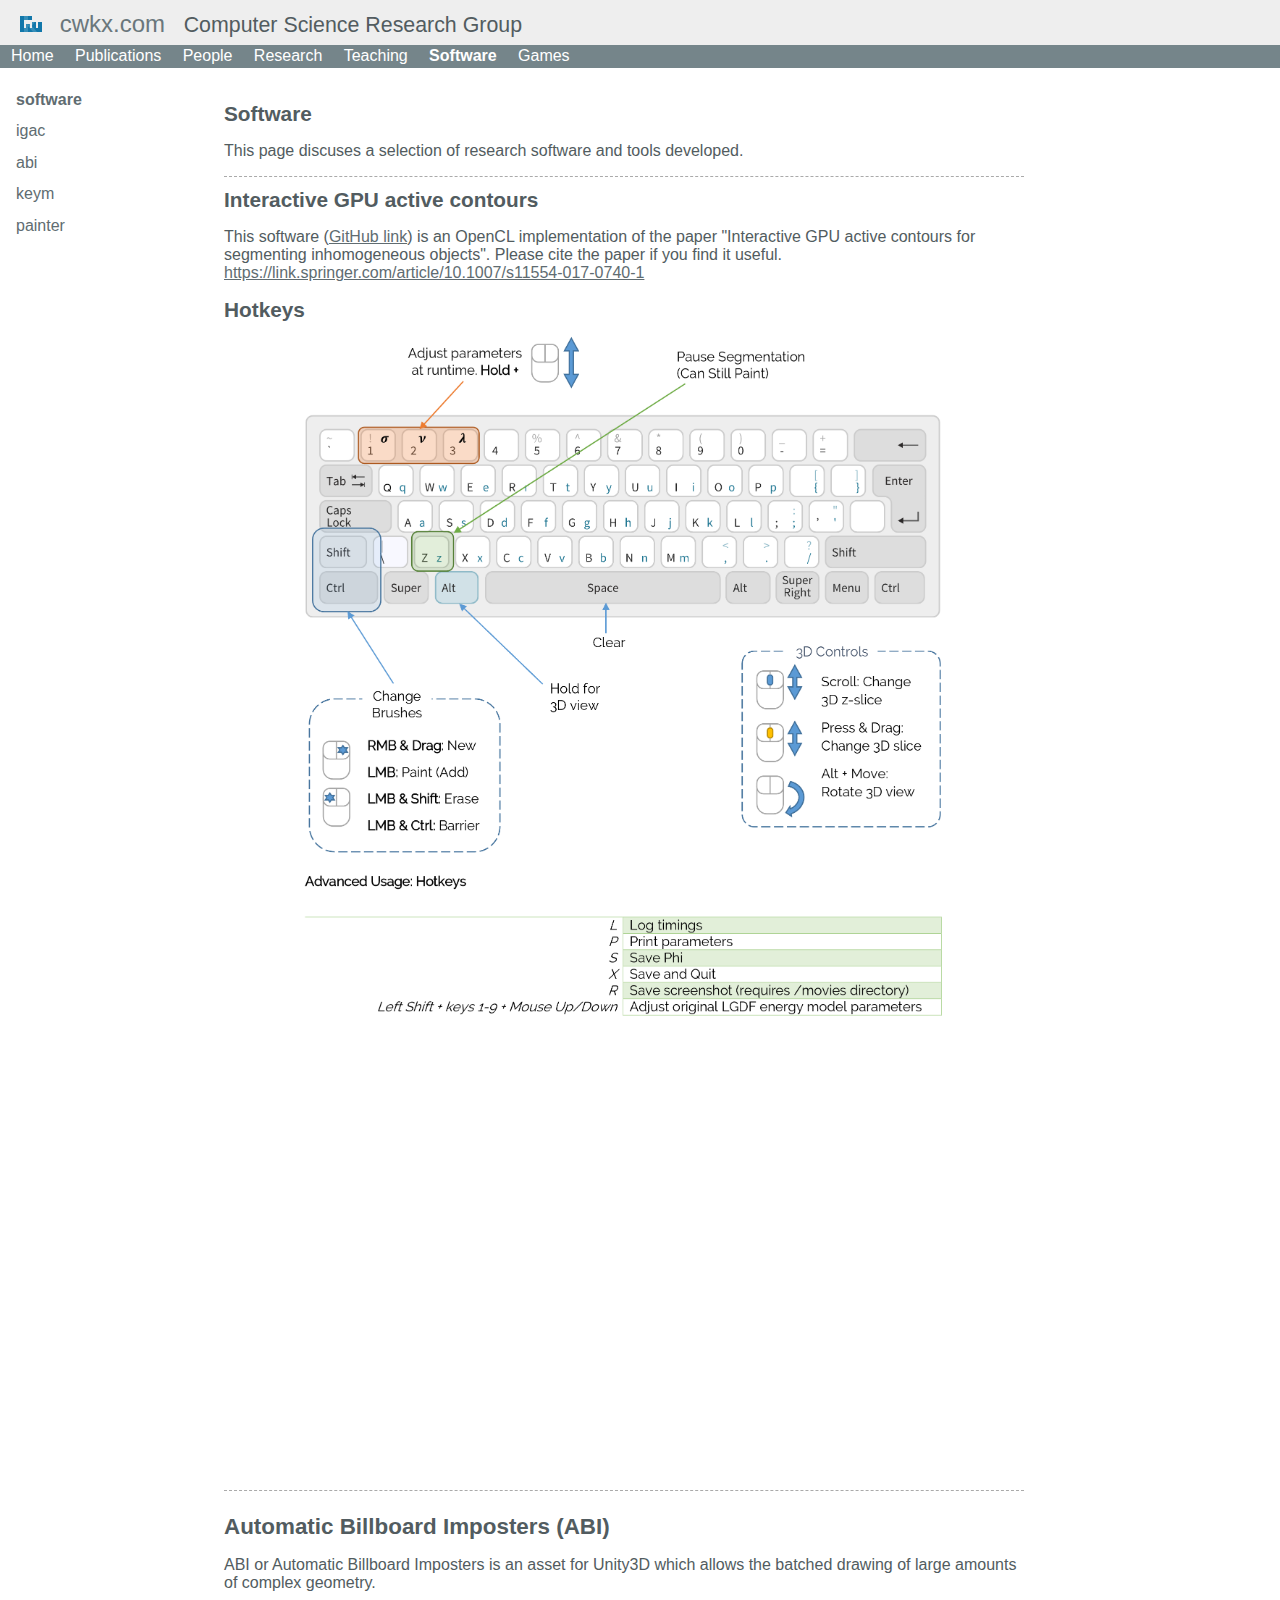
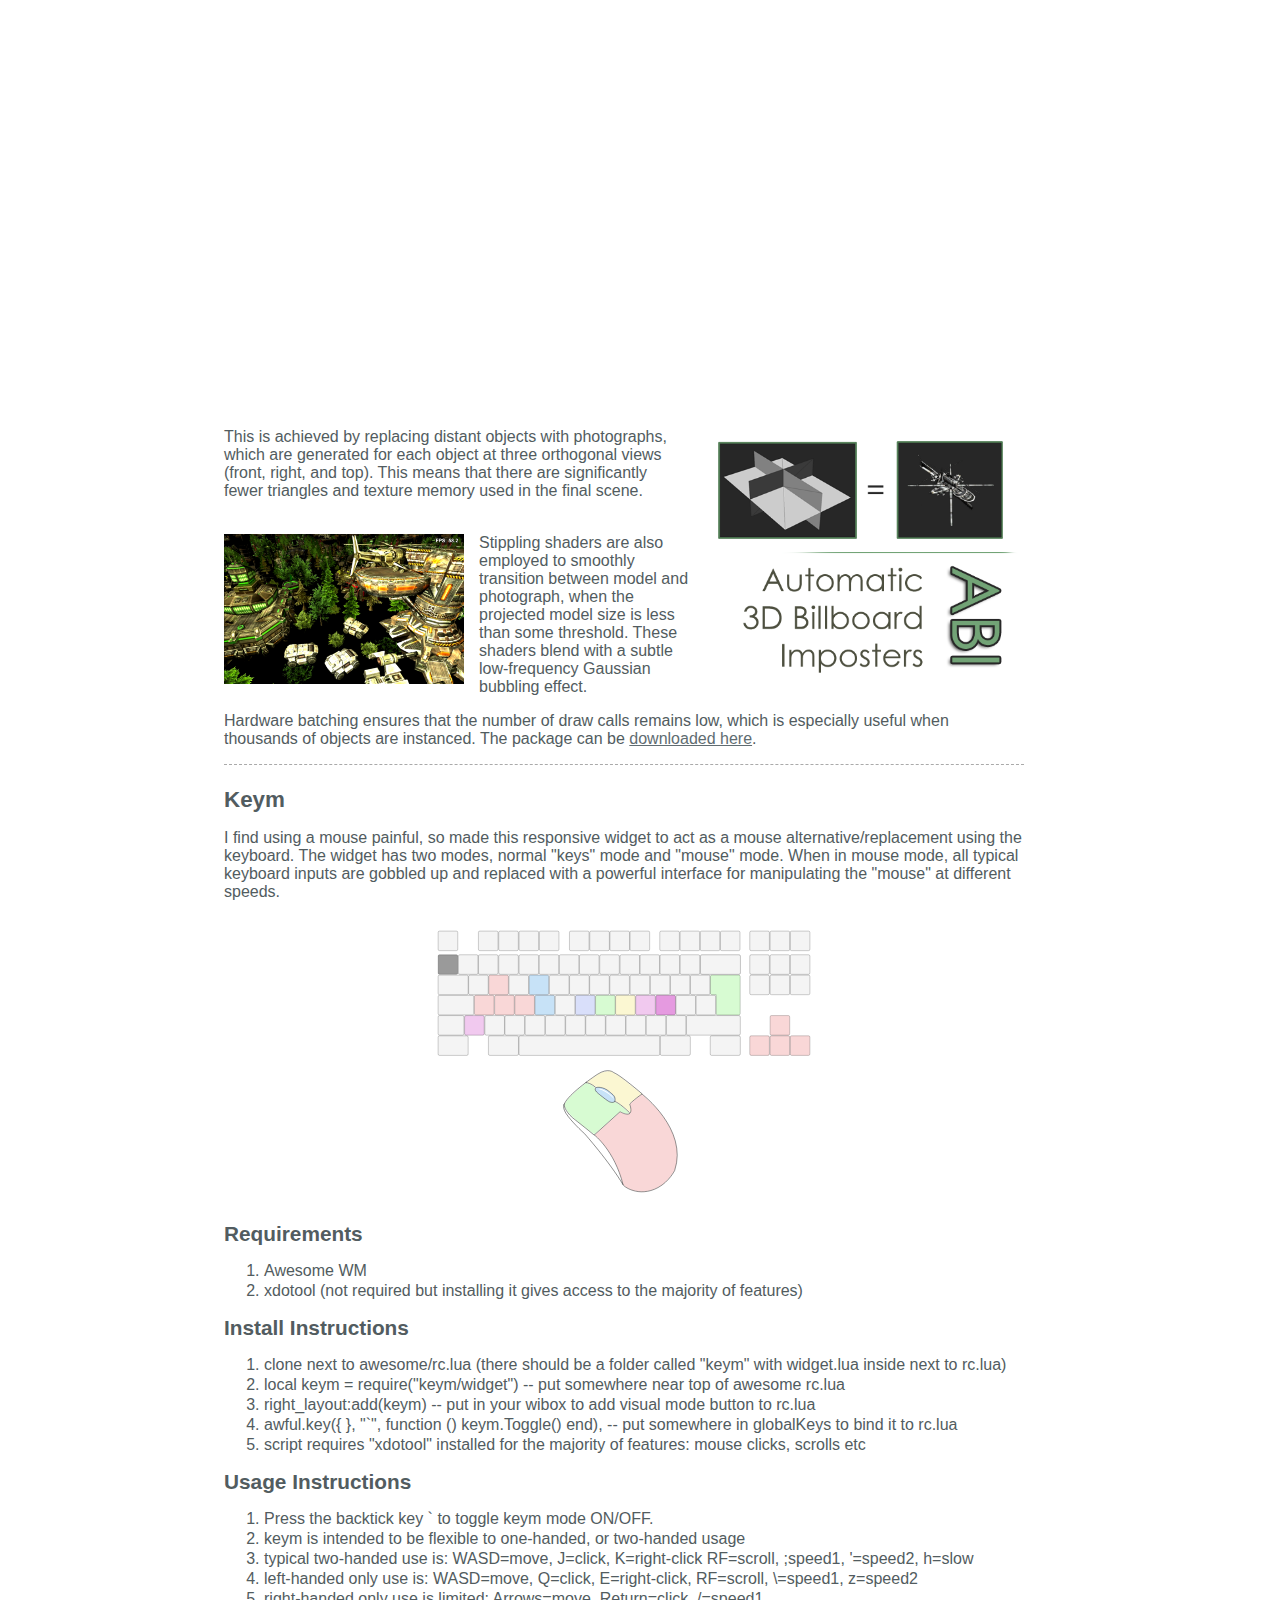
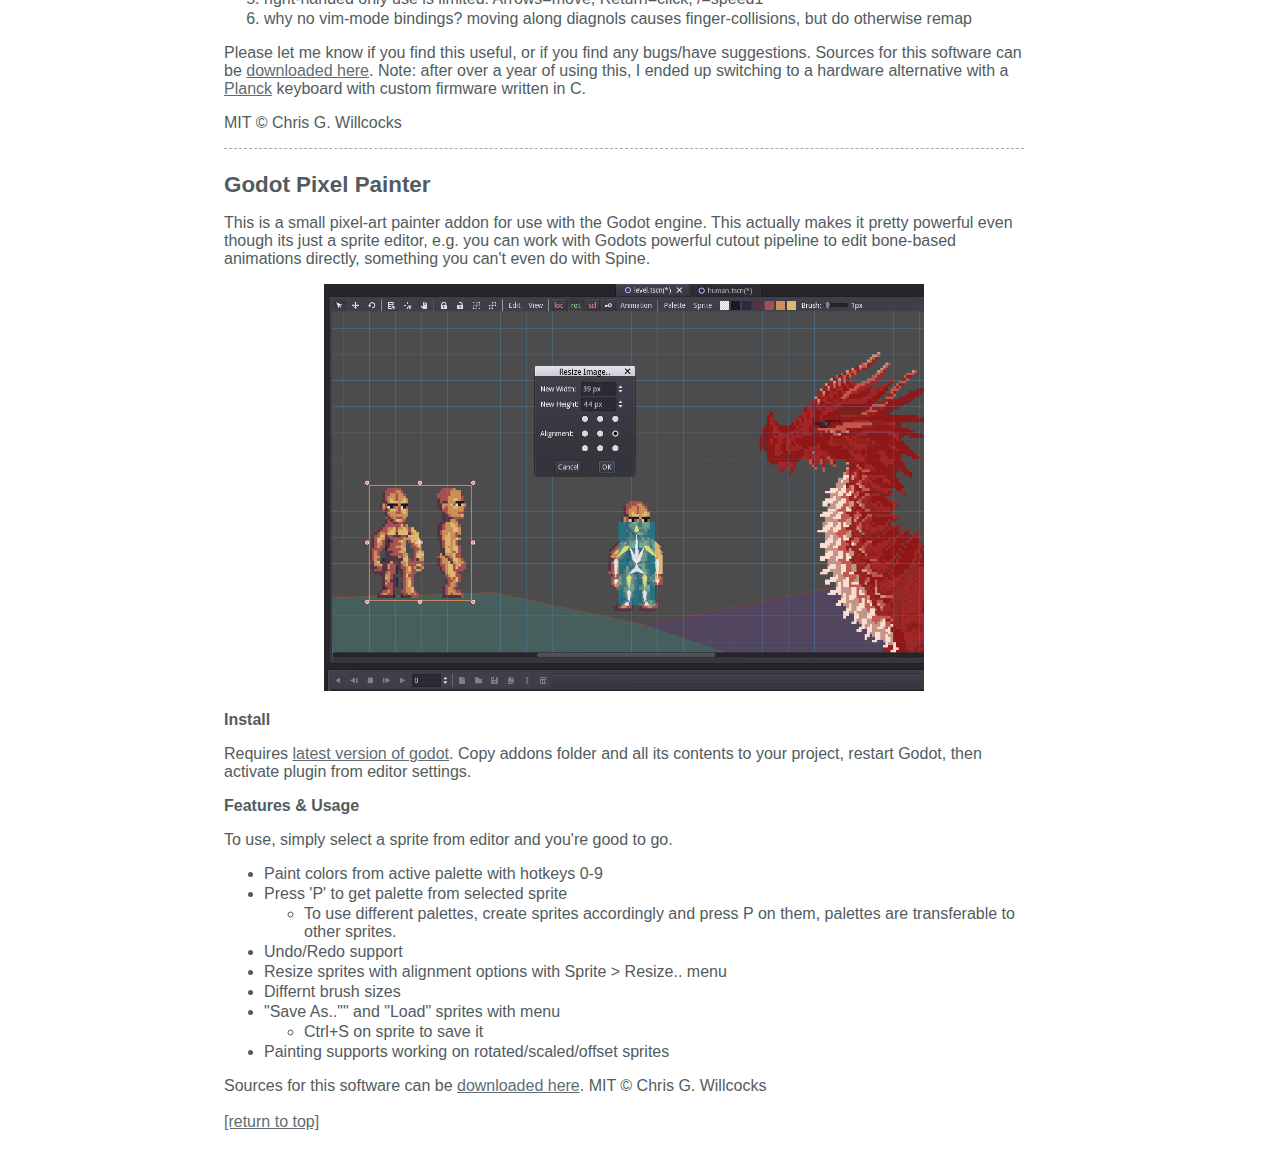
<file: software.html>
<!doctype html>
<html lang="en">
<head>
  <meta charset="utf-8"/>
    <title>cwkx.com | research group</title>
    <link rel="stylesheet" type="text/css" href="/data/style.css"/>
    <link rel="shortcut icon" href="/data/logo.png"> 
</head>
<a id="top"></a>
<div id="header">
  <img src="logo.svg" alt=""/>&nbsp;
  <span id="headerLink">cwkx.com</span>
  <span id="headerSubtitle">Computer Science Research Group</span>
</div>
<hr class="hidden"/>
<div id="menu">
  <a href="index.html">Home</a>
  <a href="publications.html">Publications</a>
  <a href="people.html">People</a>
  <a href="research.html">Research</a>
  <a href="teaching.html">Teaching</a>
  <a href="software.html"><b>Software</b></a>
  <a href="games.html">Games</a>
</div>
<hr class="hidden"/>
<div id="content">
<div id="nav">
  <ul>
  <li><a href="#software"><b>software</b></a></li>
  <li><a href="#igac">igac</a></li>
  <li><a href="#abi">abi</a></li>
  <li><a href="#keym">keym</a></li>
  <li><a href="#painter">painter</a></li>
  </ul>
</div>
<hr class="hidden"/>
<div id="main">
<h2 id="software">Software</h2>
<p>This page discuses a selection of research software and tools developed.</p>
<hr>
<h2 id="igac">Interactive GPU active contours</h2>
<p>This software (<a href="https://github.com/cwkx/IGAC">GitHub link</a>) is an OpenCL implementation of the paper &quot;Interactive GPU active contours for segmenting inhomogeneous objects&quot;. Please cite the paper if you find it useful.
<a href="https://link.springer.com/article/10.1007/s11554-017-0740-1">https://link.springer.com/article/10.1007/s11554-017-0740-1</a></p>
<h2 id="hotkeys">Hotkeys</h2>
<center>
<img src="data/articles/igac/hotkeys.png" width="80%">
</center>
<br>
<br>
<iframe width="100%" height="400" src="https://www.youtube-nocookie.com/embed/6W4mO7BPeGg" frameborder="0" allow="accelerometer; autoplay; encrypted-media; gyroscope; picture-in-picture" allowfullscreen></iframe>
<br>
<br>
<hr>
<h1 id="abi">Automatic Billboard Imposters (ABI)</h1>
<p>ABI or Automatic Billboard Imposters is an asset for Unity3D which allows the batched drawing of large amounts of complex geometry.</p>
<iframe width="100%" height="400" src="https://www.youtube.com/embed/vJs9anEbHRc" frameborder="0" allow="accelerometer; autoplay; encrypted-media; gyroscope; picture-in-picture" allowfullscreen></iframe>
<p><img src="/data/articles/abi/title.png" width="40%" align="right" style="margin-left:15px"></p>
<p>This is achieved by replacing distant objects with photographs, which are generated for each object at three orthogonal views (front, right, and top). This means that there are significantly fewer triangles and texture memory used in the final scene.<br><br></p>
<p><img src="/data/articles/abi/show.jpg" width="30%" align="left" style="margin-right:15px"></p>
<p>Stippling shaders are also employed to smoothly transition between model and photograph, when the projected model size is less than some threshold. These shaders blend with a subtle low-frequency Gaussian bubbling effect.</p>
<p>Hardware batching ensures that the number of draw calls remains low, which is especially useful when thousands of objects are instanced. The package can be <a href="/data/articles/abi/ABI.unitypackage">downloaded here</a>.<br></p>
<hr>
<h1 id="keym">Keym</h1>
<p>I find using a mouse painful, so made this responsive widget to act as a mouse alternative/replacement using the keyboard. The widget has two modes, normal &quot;keys&quot; mode and &quot;mouse&quot; mode. When in mouse mode, all typical keyboard inputs are gobbled up and replaced with a powerful interface for manipulating the &quot;mouse&quot; at different speeds.</p>
<p><img src="/data/articles/keym/keyboard-layout.svg" class="center" style="background-color:#ffffff; width: 400px;"></p>
<h2 id="requirements">Requirements</h2>
<ol>
<li>Awesome WM</li>
<li>xdotool (not required but installing it gives access to the majority of features)</li>
</ol>
<h2 id="install-instructions">Install Instructions</h2>
<ol>
<li>clone next to awesome/rc.lua (there should be a folder called &quot;keym&quot; with widget.lua inside next to rc.lua)</li>
<li>local keym = require(&quot;keym/widget&quot;)                     -- put somewhere near top of awesome rc.lua</li>
<li>right_layout:add(keym)                                  -- put in your wibox to add visual mode button to rc.lua</li>
<li>awful.key({ }, &quot;`&quot;, function () keym.Toggle() end),     -- put somewhere in globalKeys to bind it to rc.lua</li>
<li>script requires &quot;xdotool&quot; installed for the majority of features: mouse clicks, scrolls etc</li>
</ol>
<h2 id="usage-instructions">Usage Instructions</h2>
<ol>
<li>Press the backtick key ` to toggle keym mode ON/OFF.</li>
<li>keym is intended to be flexible to one-handed, or two-handed usage</li>
<li>typical two-handed use is: WASD=move, J=click, K=right-click RF=scroll, ;speed1, &#39;=speed2, h=slow</li>
<li>left-handed only use is: WASD=move, Q=click, E=right-click, RF=scroll, \=speed1, z=speed2</li>
<li>right-handed only use is limited: Arrows=move, Return=click, /=speed1</li>
<li>why no vim-mode bindings? moving along diagnols causes finger-collisions, but do otherwise remap</li>
</ol>
</ol>
<p>Please let me know if you find this useful, or if you find any bugs/have suggestions. Sources for this software can be <a href="https://github.com/cwkx/keym">downloaded here</a>. Note: after over a year of using this, I ended up switching to a hardware alternative with a <a href="https://olkb.com/planck">Planck</a> keyboard with custom firmware written in C.<br></p>
<p>MIT &copy; Chris G. Willcocks</p>
<hr>
<h1 id="painter">Godot Pixel Painter</h1>
<p>This is a small pixel-art painter addon for use with the Godot engine. This actually makes it pretty powerful even though its just a sprite editor, e.g. you can work with Godots powerful cutout pipeline to edit bone-based animations directly, something you can&#39;t even do with Spine.</p>
<center>
<img src="/data/articles/godot-pixel-painter/screenshot.png" style="width: 75%;">
</center>
<h3 id="install">Install</h3>
<p>Requires <a href="http://fixnum.org/godot/">latest version of godot</a>. Copy addons folder and all its contents to your project, restart Godot, then activate plugin from editor settings.</p>
<h3 id="features-usage">Features &amp; Usage</h3>
<p>To use, simply select a sprite from editor and you&#39;re good to go.</p>
<ul>
<li>Paint colors from active palette with hotkeys 0-9</li>
<li>Press &#39;P&#39; to get palette from selected sprite<ul>
<li>To use different palettes, create sprites accordingly and press P on them, palettes are transferable to other sprites.</li>
</ul>
</li>
<li>Undo/Redo support</li>
<li>Resize sprites with alignment options with Sprite &gt; Resize.. menu</li>
<li>Differnt brush sizes</li>
<li>&quot;Save As..&quot;&quot; and &quot;Load&quot; sprites with menu<ul>
<li>Ctrl+S on sprite to save it</li>
</ul>
</li>
<li>Painting supports working on rotated/scaled/offset sprites</li>
</ul>
Sources for this software can be <a href="https://github.com/cwkx/godot-pixel-painter">downloaded here</a>. MIT &copy; Chris G. Willcocks<br><br>
<a href="#top">[return to top]</a>
</div>
</div>
</html>
</file>
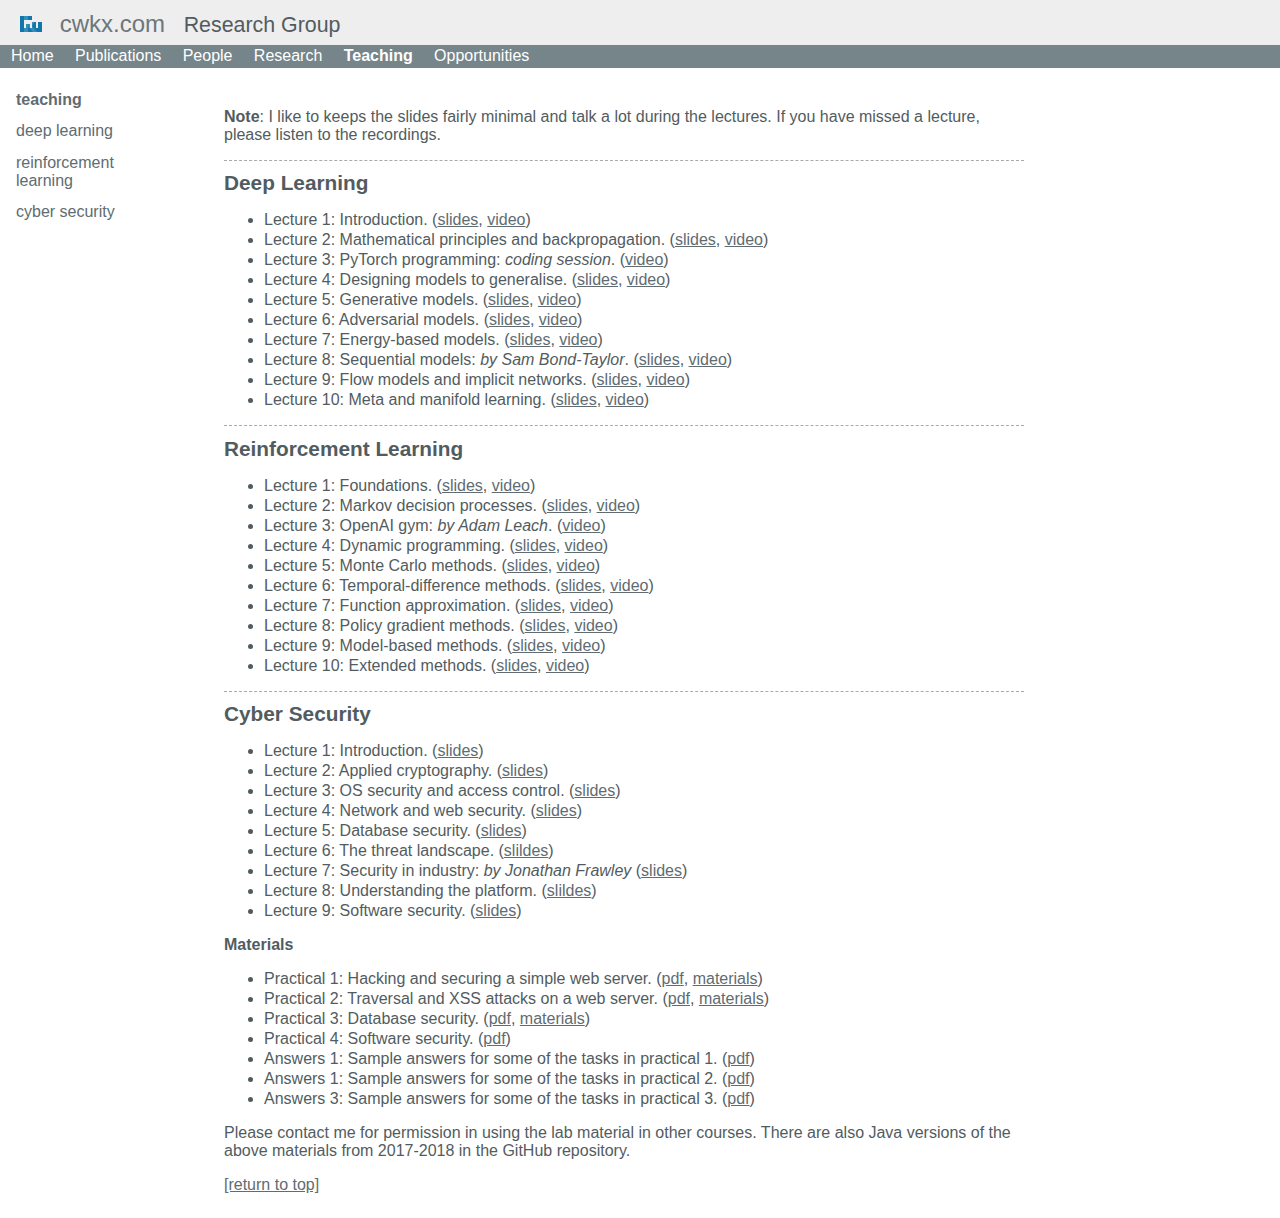
<file: teaching.html>
<!doctype html>
<html lang="en">
<head>
  <meta charset="utf-8"/>
  <meta name="viewport" content="width=device-width, initial-scale=1"/>
    <title>Chris G. Willcocks Research Group</title>
    <link rel="stylesheet" type="text/css" href="/data/style.css"/>
    <link rel="shortcut icon" href="/data/logo.png">
    <script async src="https://www.googletagmanager.com/gtag/js?id=UA-90396229-1"></script>
    <script> window.dataLayer = window.dataLayer || []; function gtag(){dataLayer.push(arguments);} gtag('js', new Date()); gtag('config', 'UA-90396229-1'); </script>
</head>
<a id="top"></a>
<div id="header">
  <img id="headerLogo" src="/data/logo.svg" alt=""/>&nbsp;
  <span id="headerLink">cwkx.com</span>
  <span id="headerSubtitle">Research Group</span>
</div>
<hr class="hidden"/>
<div id="menu">
  <a href="index.html">Home</a>
  <a href="publications.html">Publications</a>
  <a href="people.html">People</a>
  <a href="research.html">Research</a>
  <a href="teaching.html"><b>Teaching</b></a>
  <a href="opportunities.html">Opportunities</a>
</div>
<hr class="hidden"/>
<div id="content">
<div id="nav">
  <ul>
  <li><a href="#"><b>teaching</b></a></li>
  <li><a href="#deeplearning">deep learning</a></li>
  <li><a href="#reinforcement">reinforcement learning</a></li>
  <li><a href="#cybersecurity">cyber security</a></li>
  <!-- <li><a href="#seminars">seminars</a></li> -->
  </ul>
</div>
<hr class="hidden"/>
<div id="main">
<p><b>Note</b>: I like to keeps the slides fairly minimal and talk a lot during the lectures. If you have missed a lecture, please listen to the recordings.</p>
<hr>
<h2 id="deeplearning">Deep Learning</h2>
<ul>
  <li>Lecture 1: Introduction. (<a href="/data/teaching/dl-and-rl/dl-lecture1.pdf">slides</a>, <a href="https://www.youtube.com/watch?v=s2uXPz3wyCk&list=PLMsTLcO6etti_SObSLvk9ZNvoS_0yia57&index=1">video</a>)</li>
  <li>Lecture 2: Mathematical principles and backpropagation. (<a href="/data/teaching/dl-and-rl/dl-lecture2.pdf">slides</a>, <a href="https://www.youtube.com/watch?v=dfZ0cIQSjm4&list=PLMsTLcO6etti_SObSLvk9ZNvoS_0yia57&index=2">video</a>)</li>
  <li>Lecture 3: PyTorch programming: <i>coding session</i>. (<a href="https://www.youtube.com/watch?v=KiqXWOcz4Z0&list=PLMsTLcO6etti_SObSLvk9ZNvoS_0yia57&index=3">video</a>)</li>
  <li>Lecture 4: Designing models to generalise. (<a href="/data/teaching/dl-and-rl/dl-lecture4.pdf">slides</a>, <a href="https://www.youtube.com/watch?v=4vKKj8bkS-E&list=PLMsTLcO6etti_SObSLvk9ZNvoS_0yia57&index=4">video</a>)</li>
  <li>Lecture 5: Generative models. (<a href="/data/teaching/dl-and-rl/dl-lecture5.pdf">slides</a>, <a href="https://www.youtube.com/watch?v=hyxlTwvLi-o&list=PLMsTLcO6etti_SObSLvk9ZNvoS_0yia57&index=5">video</a>)</li>
  <li>Lecture 6: Adversarial models. (<a href="/data/teaching/dl-and-rl/dl-lecture6.pdf">slides</a>, <a href="https://www.youtube.com/watch?v=JLHyU7AjB4s&list=PLMsTLcO6etti_SObSLvk9ZNvoS_0yia57&index=6">video</a>)</li>
  <li>Lecture 7: Energy-based models. (<a href="/data/teaching/dl-and-rl/dl-lecture7.pdf">slides</a>, <a href="https://www.youtube.com/watch?v=kpulMklVmRU&list=PLMsTLcO6etti_SObSLvk9ZNvoS_0yia57&index=7">video</a>)</li>
  <li>Lecture 8: Sequential models: <i>by Sam Bond-Taylor</i>. (<a href="/data/teaching/dl-and-rl/dl-lecture8.pdf">slides</a>, <a href="https://www.youtube.com/watch?v=pxRnFwNFTOM&list=PLMsTLcO6etti_SObSLvk9ZNvoS_0yia57&index=8">video</a>)</li>
  <li>Lecture 9: Flow models and implicit networks. (<a href="/data/teaching/dl-and-rl/dl-lecture9.pdf">slides</a>, <a href="https://www.youtube.com/watch?v=zRdwh9C5xn4&list=PLMsTLcO6etti_SObSLvk9ZNvoS_0yia57&index=9">video</a>)</li>
  <li>Lecture 10: Meta and manifold learning. (<a href="/data/teaching/dl-and-rl/dl-lecture10.pdf">slides</a>, <a href="https://www.youtube.com/watch?v=na1-oIn8Kdo&list=PLMsTLcO6etti_SObSLvk9ZNvoS_0yia57&index=10">video</a>)</li>
</ul>
<!-- <h4>Materials</h4>
<ul>
<li><a href="https://github.com/cwkx/ml-materials/tree/master/lectures">PyTorch lecture materials</a></li>
<li><a href="https://colab.research.google.com/gist/cwkx/d1e5bb1776fd65b00fe2921f59c88871/classifier.ipynb">Simple network on FashionMNIST</a></li>
<li><a href="https://colab.research.google.com/gist/cwkx/1a4da17e2e9c1081f93631f5b51e5bae/convnet.ipynb">CNN on CIFA100</a></li>
<li><a href="https://colab.research.google.com/gist/cwkx/74e33bc96f94f381bd15032d57e43786/simple-gan.ipynb">Simple GAN</a></li>
<li><a href="https://colab.research.google.com/gist/cwkx/e85fefe8bffbe3b3598f8f582914eb12/wasserstein-gan.ipynb">Wasserstein GAN</a></li>
<li><a href="https://colab.research.google.com/gist/cwkx/1a781e50024d2b9244b69b8155ed437f/variational-autoencoder.ipynb">Variational Autoencoder</a></li>
<li><a href="https://colab.research.google.com/gist/cwkx/aece978bc38ba35c2267d91b793a1456/unet.ipynb">UNet</a></li>
</ul> -->
<hr>
<h2 id="reinforcement">Reinforcement Learning</h2>
<ul>
  <li>Lecture 1: Foundations. (<a href="/data/teaching/dl-and-rl/rl-lecture1.pdf">slides</a>, <a href="https://www.youtube.com/watch?v=K67RJH3V7Yw&list=PLMsTLcO6ettgmyLVrcPvFLYi2Rs-R4JOE&index=1">video</a>)</li>
  <li>Lecture 2: Markov decision processes. (<a href="/data/teaching/dl-and-rl/rl-lecture2.pdf">slides</a>, <a href="https://www.youtube.com/watch?v=RmOdTQYQqmQ&list=PLMsTLcO6ettgmyLVrcPvFLYi2Rs-R4JOE&index=2">video</a>)</li>
  <li>Lecture 3: OpenAI gym: <i>by Adam Leach</i>. (<a href="https://www.youtube.com/watch?v=BNSwFURmaCA&list=PLMsTLcO6ettgmyLVrcPvFLYi2Rs-R4JOE&index=3">video</a>)</li>
  <li>Lecture 4: Dynamic programming. (<a href="/data/teaching/dl-and-rl/rl-lecture4.pdf">slides</a>, <a href="https://www.youtube.com/watch?v=gqC_p2XWpLU&list=PLMsTLcO6ettgmyLVrcPvFLYi2Rs-R4JOE&index=4">video</a>)</li>
  <li>Lecture 5: Monte Carlo methods. (<a href="/data/teaching/dl-and-rl/rl-lecture5.pdf">slides</a>, <a href="https://www.youtube.com/watch?v=4xfWzLmIccs&list=PLMsTLcO6ettgmyLVrcPvFLYi2Rs-R4JOE&index=5">video</a>)</li>
  <li>Lecture 6: Temporal-difference methods. (<a href="/data/teaching/dl-and-rl/rl-lecture6.pdf">slides</a>, <a href="https://www.youtube.com/watch?v=phgI_880uSw&list=PLMsTLcO6ettgmyLVrcPvFLYi2Rs-R4JOE&index=6">video</a>)</li>
  <li>Lecture 7: Function approximation. (<a href="/data/teaching/dl-and-rl/rl-lecture7.pdf">slides</a>, <a href="https://www.youtube.com/watch?v=oqmCj95d3Y4&list=PLMsTLcO6ettgmyLVrcPvFLYi2Rs-R4JOE&index=7">video</a>)</li>
  <li>Lecture 8: Policy gradient methods. (<a href="/data/teaching/dl-and-rl/rl-lecture8.pdf">slides</a>, <a href="https://www.youtube.com/watch?v=h4HixR0Co6Q&list=PLMsTLcO6ettgmyLVrcPvFLYi2Rs-R4JOE&index=8">video</a>)</li>
  <li>Lecture 9: Model-based methods. (<a href="/data/teaching/dl-and-rl/rl-lecture9.pdf">slides</a>, <a href="https://www.youtube.com/watch?v=aUjuBvqJ8UM&list=PLMsTLcO6ettgmyLVrcPvFLYi2Rs-R4JOE&index=9">video</a>)</li>
  <li>Lecture 10: Extended methods. (<a href="/data/teaching/dl-and-rl/rl-lecture10.pdf">slides</a>, <a href="https://www.youtube.com/watch?v=w6rGqprrxp8&list=PLMsTLcO6ettgmyLVrcPvFLYi2Rs-R4JOE&index=10">video</a>)</li>
  <!-- <li>Lecture 2: PyTorch Programming - <i>live programming tutorial with minimal slides</i>. (<a href="/data/teaching/deeplearning/dl-lecture2.pdf">slides</a>)</li>
  <li>Lecture 3: Building and improving architectures. (<a href="/data/teaching/deeplearning/dl-lecture3.pdf">slides</a>)</li>  
  <li>Lecture 4: Density Estimation and Generative Models. (<a href="/data/teaching/deeplearning/dl-lecture4.pdf">slides</a>)</li>
  <li>Lecture 5: Advances in Generative Models. (<a href="/data/teaching/deeplearning/dl-lecture5.pdf">slides</a>)</li>
  <li>Lecture 6: Neural Networks and Backpropagation: <i>by Grégoire Payen de La Garanderie</i>. (<a href="/data/teaching/deeplearning/dl-lecture6-slides.pdf">slides</a>, <a href="/data/teaching/deeplearning/dl-lecture6-handout.pdf">handout</a>)</li>
  <li>Lecture 7: Reinforcement Learning. (<a href="/data/teaching/deeplearning/dl-lecture7.pdf">slides</a>)</li>
  <li>Lecture 8: Modelling Sequential Data: <i>by Sam Bond-Taylor</i>. (<a href="/data/teaching/deeplearning/dl-lecture8.pdf">slides</a>)</li>
  <li>Lecture 9: Clustering and Manifold Learning. (<a href="/data/teaching/deeplearning/dl-lecture9.pdf">slides</a>)</li>
  <li>Lecture 10: Learning to Learn within the bigger picture. (<a href="/data/teaching/deeplearning/dl-lecture10.pdf">slides</a>)</li> -->
</ul>
<hr>
<h2 id="cybersecurity">Cyber Security</h2>
<ul>
  <li>Lecture 1: Introduction. (<a href="/data/teaching/cybersecurity/lecture1.pdf">slides</a>)</li>
  <li>Lecture 2: Applied cryptography. (<a href="/data/teaching/cybersecurity/lecture2.pdf">slides</a>)</li>
  <li>Lecture 3: OS security and access control. (<a href="/data/teaching/cybersecurity/lecture3.pdf">slides</a>)</li>
  <!-- <li>Lecture 4: Authentication: <i>by Grégoire Payen de La Garanderie*.</i> (<a href="/data/teaching/cybersecurity/lecture4.pdf">slides</a>)</li> -->
  <li>Lecture 4: Network and web security. (<a href="/data/teaching/cybersecurity/lecture4.pdf">slides</a>)</li>
  <li>Lecture 5: Database security. (<a href="/data/teaching/cybersecurity/lecture5.pdf">slides</a>)</li>
  <li>Lecture 6: The threat landscape. (<a href="/data/teaching/cybersecurity/lecture6.pdf">slildes</a>)</li>
  <li>Lecture 7: Security in industry: <i>by Jonathan Frawley</i> (<a href="/data/teaching/cybersecurity/lecture7.pdf">slides</a>)</li>
  <li>Lecture 8: Understanding the platform. (<a href="/data/teaching/cybersecurity/lecture8.pdf">slildes</a>)</li>
  <li>Lecture 9: Software security. (<a href="/data/teaching/cybersecurity/lecture9.pdf">slides</a>)</li>
</ul>
<b>Materials</b>
<ul>
  <li>Practical 1: Hacking and securing a simple web server. (<a href="/data/teaching/cybersecurity/task1-python.pdf">pdf</a>, <a href="/data/teaching/cybersecurity/practical1-python.zip">materials</a>)</li>
  <li>Practical 2: Traversal and XSS attacks on a web server. (<a href="/data/teaching/cybersecurity/task2-python.pdf">pdf</a>, <a href="/data/teaching/cybersecurity/practical2-python.zip">materials</a>)</li>
  <li>Practical 3: Database security. (<a href="/data/teaching/cybersecurity/task3-python.pdf">pdf</a>, <a href="/data/teaching/cybersecurity/practical3-python.zip">materials</a>)</li>
  <li>Practical 4: Software security. (<a href="/data/teaching/cybersecurity/task4.pdf">pdf</a>)</li>
  <li>Answers 1: Sample answers for some of the tasks in practical 1. (<a href="/data/teaching/cybersecurity/answers1-python.pdf">pdf</a>)</li>
  <li>Answers 1: Sample answers for some of the tasks in practical 2. (<a href="/data/teaching/cybersecurity/answers2-python.pdf">pdf</a>)</li>
  <li>Answers 3: Sample answers for some of the tasks in practical 3. (<a href="/data/teaching/cybersecurity/answers3-python.pdf">pdf</a>)</li>
</ul>
<p>Please contact me for permission in using the lab material in other courses. There are also Java versions of the above materials from 2017-2018 in the GitHub repository.</p>
<!-- <hr>
<h2 id="seminars">Research Seminars</h2>
<ul>
  <li>Machine learning with problematic datasets in diverse applications (<a href="https://www.cse.cuhk.edu.hk/en/events/1264-machine-learning-with-problematic-datasets-in-diverse-applications">CUHK</a>)</li>
  <li>How to write a good literature review quickly. (PGR seminar)</li>
  <li>Active implicits: segmentation of complex & noisy images. (DBIL seminar)</li>
  <li>GPU-based technology for fast segmentation in 3D imaging data. (DBIL seminar)</li>
  <li>Automated discovery: classification from semi-structured data sources. (Industry seminar)</li>
  <li>Deep Learning: guide for classification, regression, and clustering of big datasets. (<a href="http://www.durhack.com">Durhack</a>)</li>
  <li>High-level GPGPU programming with OpenCL and CUDA, applied to real-time photorealistic rendering and deformation. (invited seminar, included live-coding session)</li>
  <li>Describing &amp; segmenting images with implicit shape functions - research day (won 2<sup>nd</sup> best talk).</li>
  <li>Feature-varying skeletonization (<a href="https://en.wikipedia.org/wiki/Computer_Graphics_International">CGI</a>).</li>
  <li>Hierarchical unbounded signed-distance fields. (Newcastle University)</li>
  <li>Sparse volumetric deformation: real-time deformation and rendering of massive amounts of volumetric data on current hardware. (PGR seminar)</li>
</ul>
<p><i>* seminar slides are available on request.</i></p> -->
<a href="#top">[return to top]</a>
</div>
</div>
</html>
</file>
<file: style.css>
html {
	overflow-y: scroll;
}

body {
	background-color: #fff;
	color: #000;
	font-family: sans-serif;
	padding: 0;
	margin: 0;
}

pre, code {
	margin: 0;
}

a {
	color: #005386;
}

hr {
	border: 0 none;
	border-top: 1.5px dashed #aaa;
	background: none;
	height:0;
}

li {
	margin: 2px 0;
}

li.x {
	margin: 10px 0;
}

#header a, #nav a, #menu a {
	text-decoration: none;
}

#nav a:hover {
	background-color: #ddd;
}

#menu {
	clear: both;
	color: #069;
	overflow: hidden;
	background-color: #17a;
	padding: 0.7ex;
	border-top: 1px solid #ccc;
	border-bottom: 1px solid #069;
}

#menu a {
	padding: 0.5ex 1ex;
	color: #fff;
}

#menu a:hover {
	background-color: #069;
}

#header {
	background-color: #eee;
	clear: both;
	color: #555;
	font-size: 1.78em;
	padding: 0.7ex 0.7ex 0.7ex 0.7em;
}

#headerLink {
	color: #17a;
	margin-left: 5px;
}

h1 {
	margin: 1em 1ex 0.5ex 0;
	font-size: 1.4em;
}

h2 {
	margin: 1em 1ex 0.5ex 0;
	font-size: 1.3em;
}

h3 {
	margin: 1em 1ex 0.5ex 0;
	font-size: 1.0em;
}

h4 {
	margin: 1em 1ex 0.5ex 0;
	font-size: 0.9em;
}

#headerSubtitle {
    color: #222;
	font-size: 0.75em;
	margin-left: 1em;
}

#content {
	clear: both;
	margin: 0;
	padding: 0;
}

#nav {
	float: left;
	margin: 0 1px 0 0;
	padding: 1em 0;
	width: 200px;
}

#nav ul {
	margin: 0;
	padding: 0;
}

#nav li {
	list-style: none;
	padding: 0;
	margin: 0;
}

#nav li ul {
	padding-left: 0.6em !important;
}

#nav li a {
	display: block;
	margin: 0;
	padding: 0.8ex 2em 0.8ex 1em;
}

#main {
	margin: 0 0 0 200px;
    max-width: 50em;
	padding: 1.5em;
}

.left {
	float: left;
	margin: 0;
	padding: 0;
}

.right {
	float: right;
	margin: 0;
	padding: 0;
}

.hidden {
	display: none;
}

.paper-thumb-7 {
	background-color:#ffffff;
	width: 12%;
	display: inline-block;
 }
 
 .paper-thumb-5 {
	background-color:#ffffff;
	width: 18%;
	display: inline-block;
 }
 
 .skel-thumb-5 {
	width: 15%;
	display: inline-block;
 }
 
.center {
	display: block;
	margin-left: auto;
	margin-right: auto;
	width: 50%;
}
</file>
<file: data/GON/style.css>
div {
    margin-bottom: 15px;
    padding: 4px 12px;
}

body {
    font-family: "Open Sans", "Helvetica Neue", Helvetica, Arial, sans-serif;
    color: #606c71;
}

code {
    font: 1rem Consolas, "Liberation Mono", Menlo, Courier, monospace;
    font-family: monospace, monospace;
    font-size: 1em
}

a {
    color: #606c71;
    text-decoration: none;
}

table.spaced {
    border-collapse: separate;
    border-spacing: 50px 0;
    margin-left: auto;
    margin-right: auto;
    text-align: center;
}

table.squashed {
    width: 100%;
    border-collapse: collapse;
    text-align: center;
}

td {
    border: 0px solid transparent;
    background-clip: padding-box;
}

tr>td+td {
    border-left-width: 10px;
}

h1.title {
    text-align: center;
}

span.spacer {
    margin-left: 40px;
}

.authors {
    text-align: center;
    font-size: large;
}

.icons {
    text-align: center;
    font-size: large;
}

.icons a {
    text-align: center;
    font-size: large;
    padding-left: 15px;
}

.center {
    display: block;
    margin-left: auto;
    margin-right: auto;
    width: 550px;
  }

.contrib {
    font-size: x-small;
    font-weight: lighter;
}

.content {
    max-width: 780px;
    margin: auto;
}

.info {
    background-color: #f2f2f2;
    border-left: 6px solid #b2b2b2;
    border-radius: 0px 10px 10px 0px;
}

.bibtex {
    background-color: #f2f2f2;
    font-size: 14px;
    border-radius: 10px;
}
</file>
<file: data/style.css>
html {
	overflow-y: scroll;
}

body {
	background-color: #fff;
	color: #525c60;
	font-family: "Open Sans", "Helvetica Neue", Helvetica, Arial, sans-serif;
	padding: 0;
	margin: 0;
}

pre, code {
	margin: 0;
}

a {
	color: #606c71;
}

hr {
	border: 0 none;
	border-top: 1.5px dashed #aaa;
	background: none;
	height: 0;
}

li {
	margin: 2px 0;
}

li.x {
	margin: 10px 0;
}

#header a, #nav a, #menu a {
	text-decoration: none;
}

#nav a:hover {
	background-color: #ddd;
}

#menu {
	clear: both;
	color: #525c60;
	overflow: hidden;
	background-color: #75858a;
	padding: 0.3ex;
}

#menu a {
	padding: 0.5ex 1ex;
	color: #fff;
}

#menu a:hover {
	background-color: #525c60;
}

#header {
	background-color: #eee;
	clear: both;
	color: #555;
	font-size: 1.78em;
	padding: 0.4ex 0.0ex 0.4ex 0.7em;
}

#headerLink {
	color: #6a777c;
	margin-left: 2px;
	font-size: 1.5rem;
}

#headerSubtitle {
	color: #525c60;
	font-size: 0.75em;
	margin-left: 0.5em;
}

h1 {
	margin: 1em 1ex 0.5ex 0;
	font-size: 1.4em;
}

h2 {
	margin: 0.5em 1ex 0.5ex 0;
	font-size: 1.3em;
}

h3 {
	margin: 1em 1ex 0.5ex 0;
	font-size: 1.0em;
}

h4 {
	margin: 1em 1ex 0.5ex 0;
	font-size: 0.9em;
}

#content {
	clear: both;
	margin: 0;
	padding: 0;
}

#nav {
	float: left;
	margin: 0 1px 0 0;
	padding: 1em 0;
	width: 200px;
}

#nav ul {
	margin: 0;
	padding: 0;
}

#nav li {
	list-style: none;
	padding: 0;
	margin: 0;
}

#nav li ul {
	padding-left: 0.6em !important;
}

#nav li a {
	display: block;
	margin: 0;
	padding: 0.8ex 2em 0.8ex 1em;
}

#main {
	margin: 0 0 0 200px;
	max-width: 50em;
	padding: 1.5em;
}

.left {
	float: left;
	margin: 0;
	padding: 0;
}

.right {
	float: right;
	margin: 0;
	padding: 0;
}

.hidden {
	display: none;
}

.paper-thumb-7 {
	background-color: #ffffff;
	width: 12%;
	display: inline-block;
}

.paper-thumb-5 {
	background-color: #ffffff;
	width: 18%;
	display: inline-block;
}

.skel-thumb-5 {
	width: 15%;
	display: inline-block;
}

.center {
	display: block;
	margin-left: auto;
	margin-right: auto;
	width: 50%;
}

.info {
    background-color: #f2f2f2;
    border-left: 6px solid #b2b2b2;
	border-radius: 0px 10px 10px 0px;
    margin-bottom: 15px;
    padding: 4px 12px;
}
</file>
